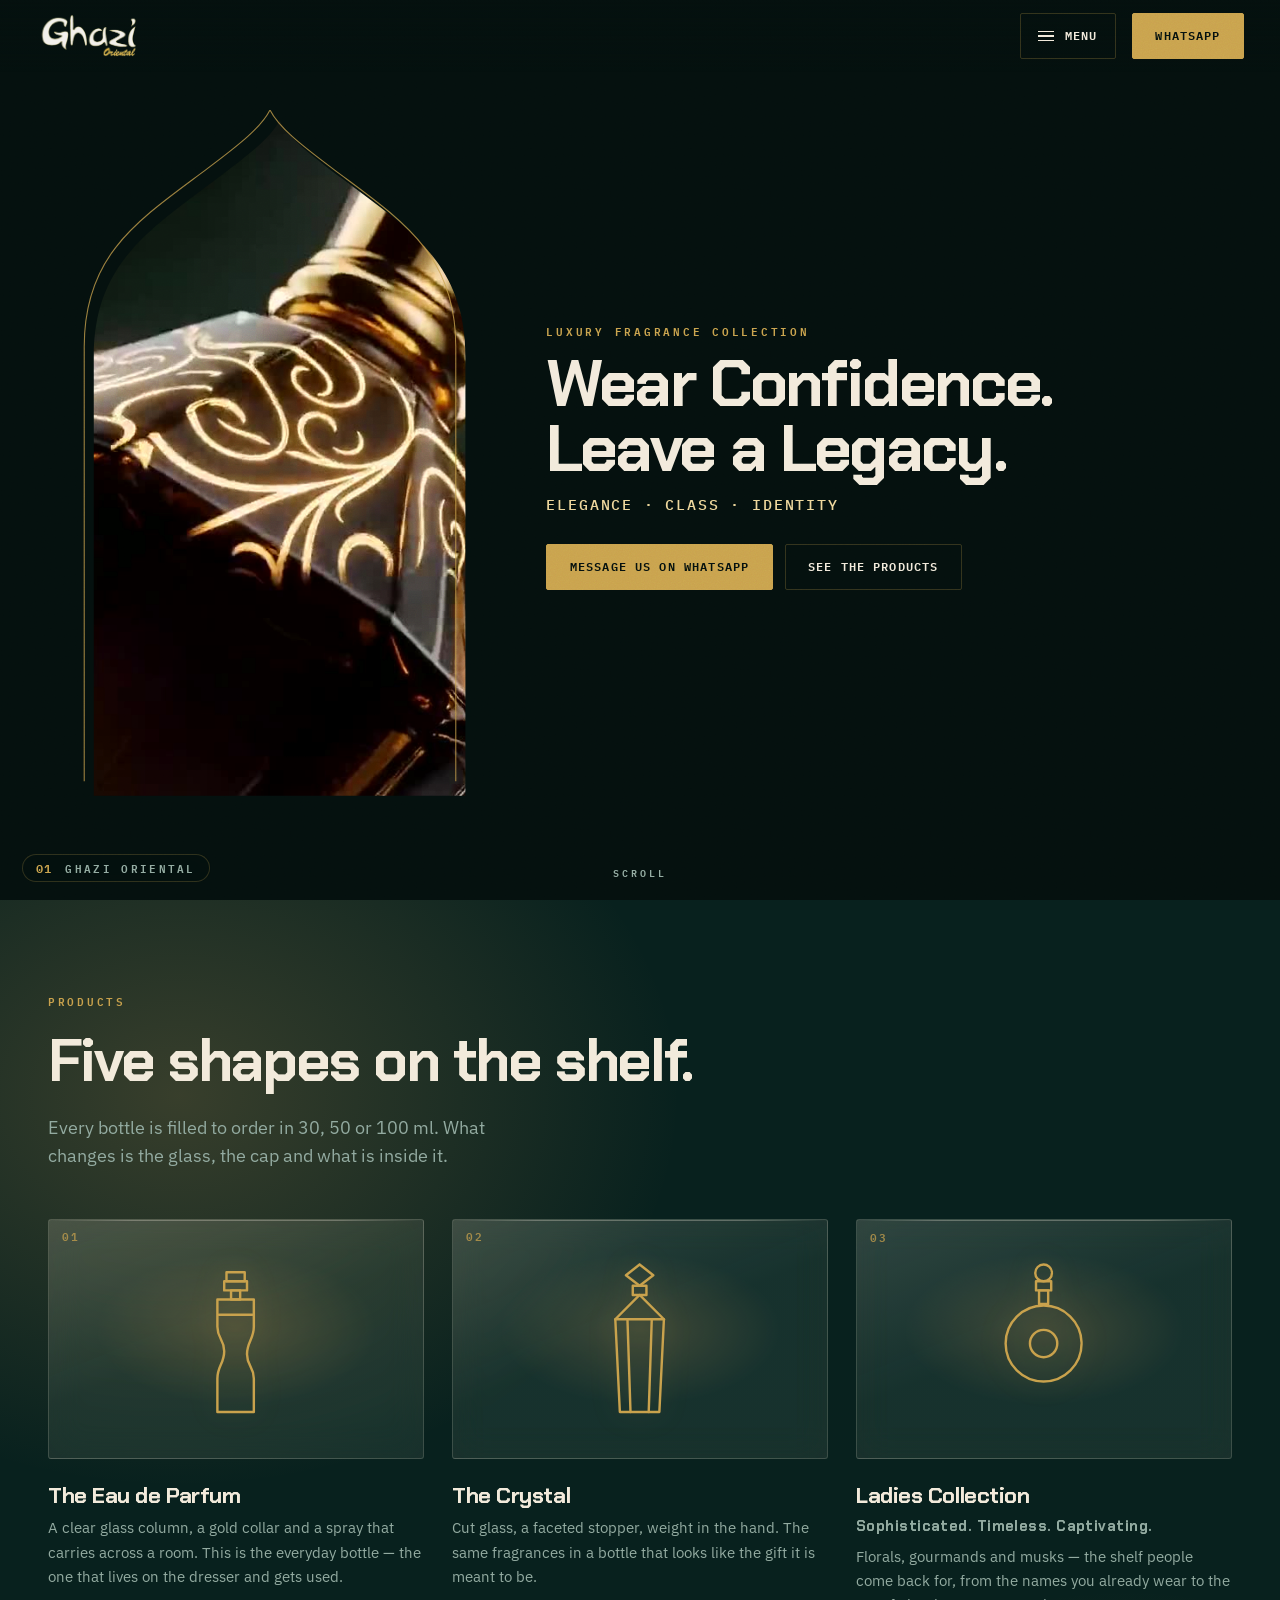
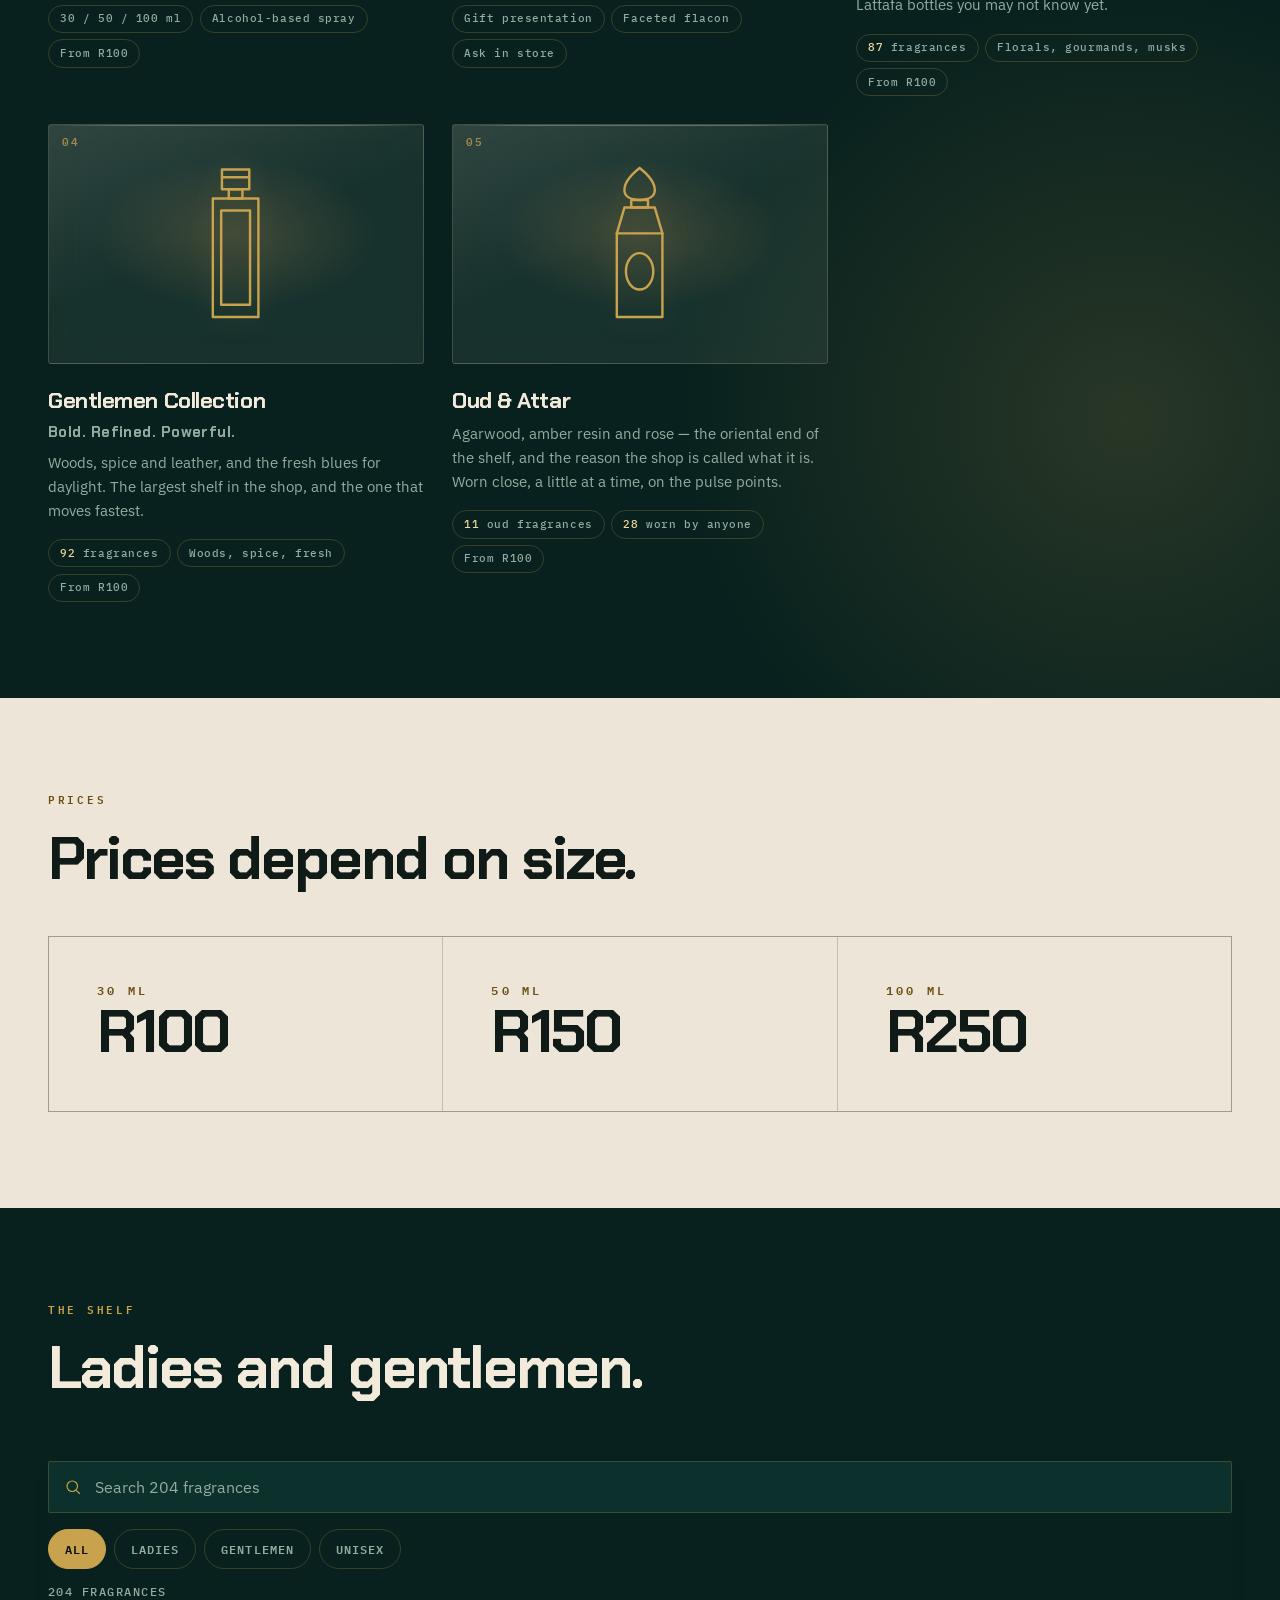
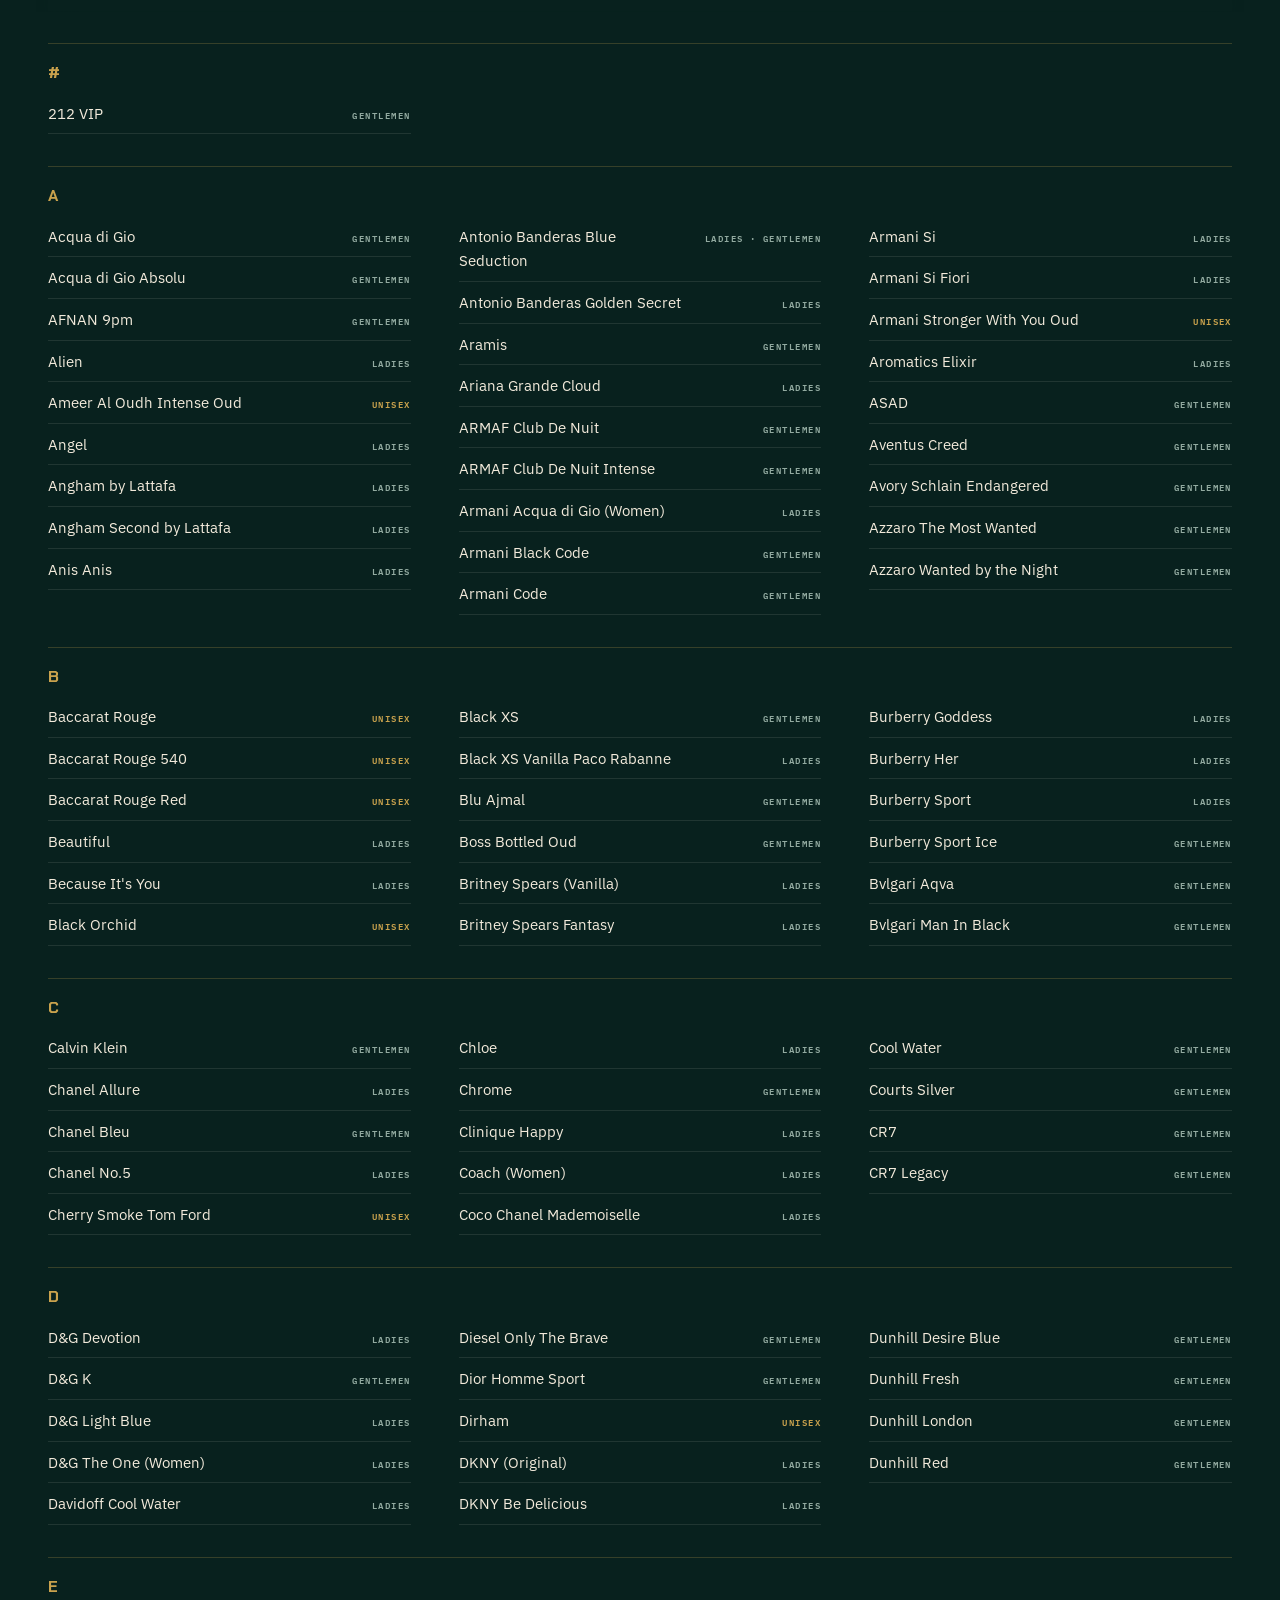
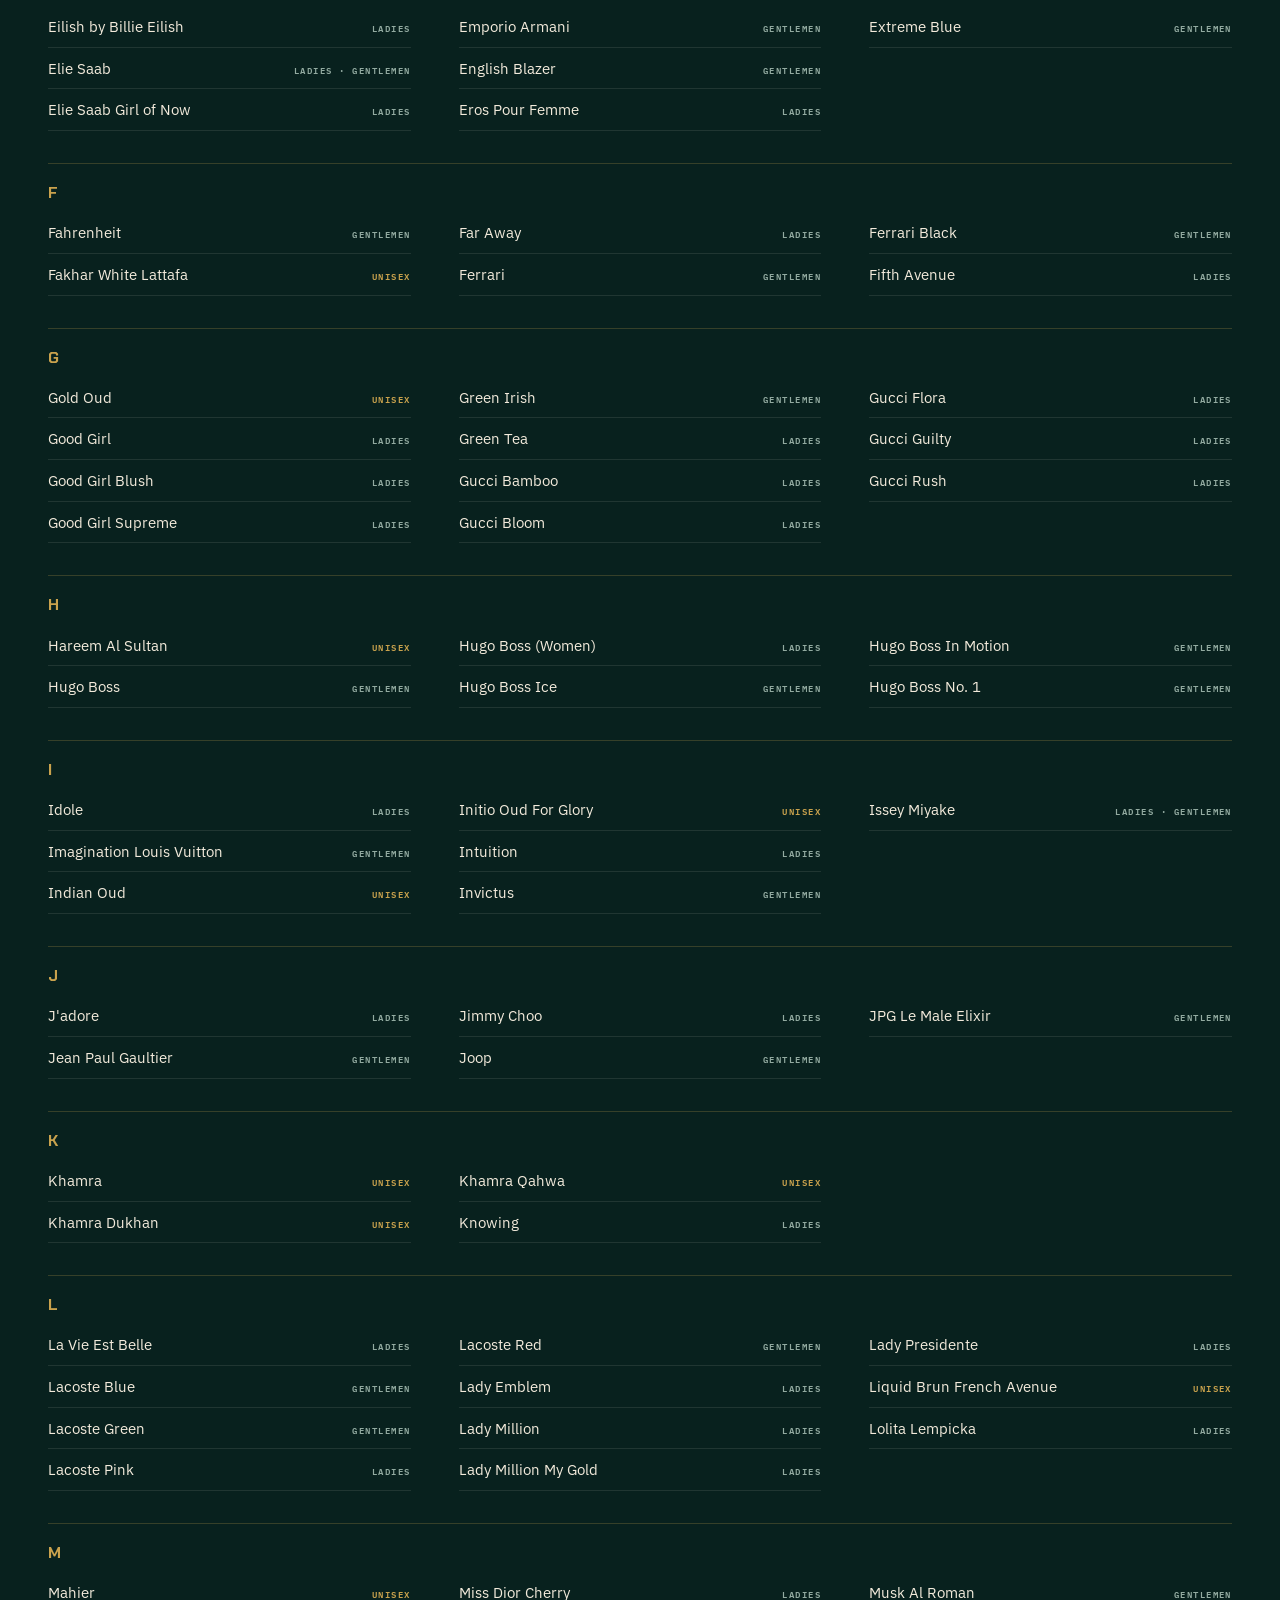
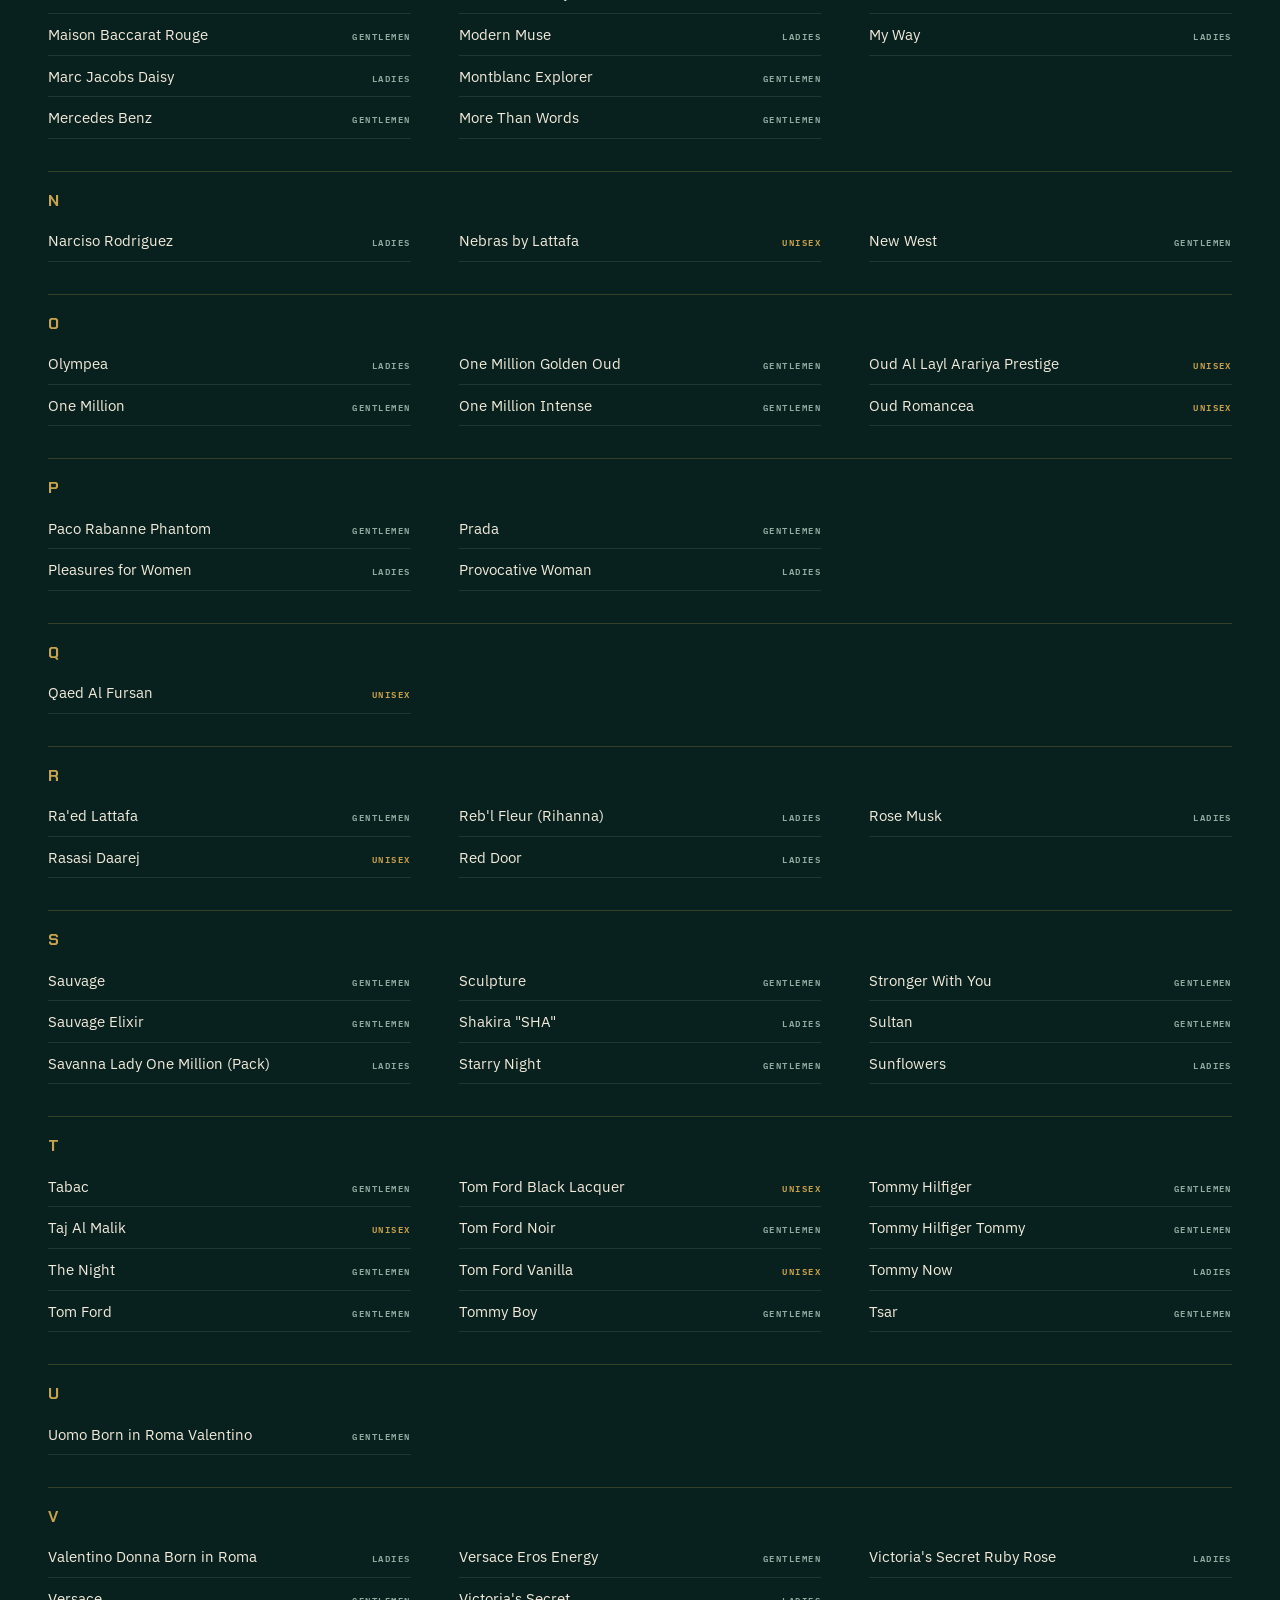
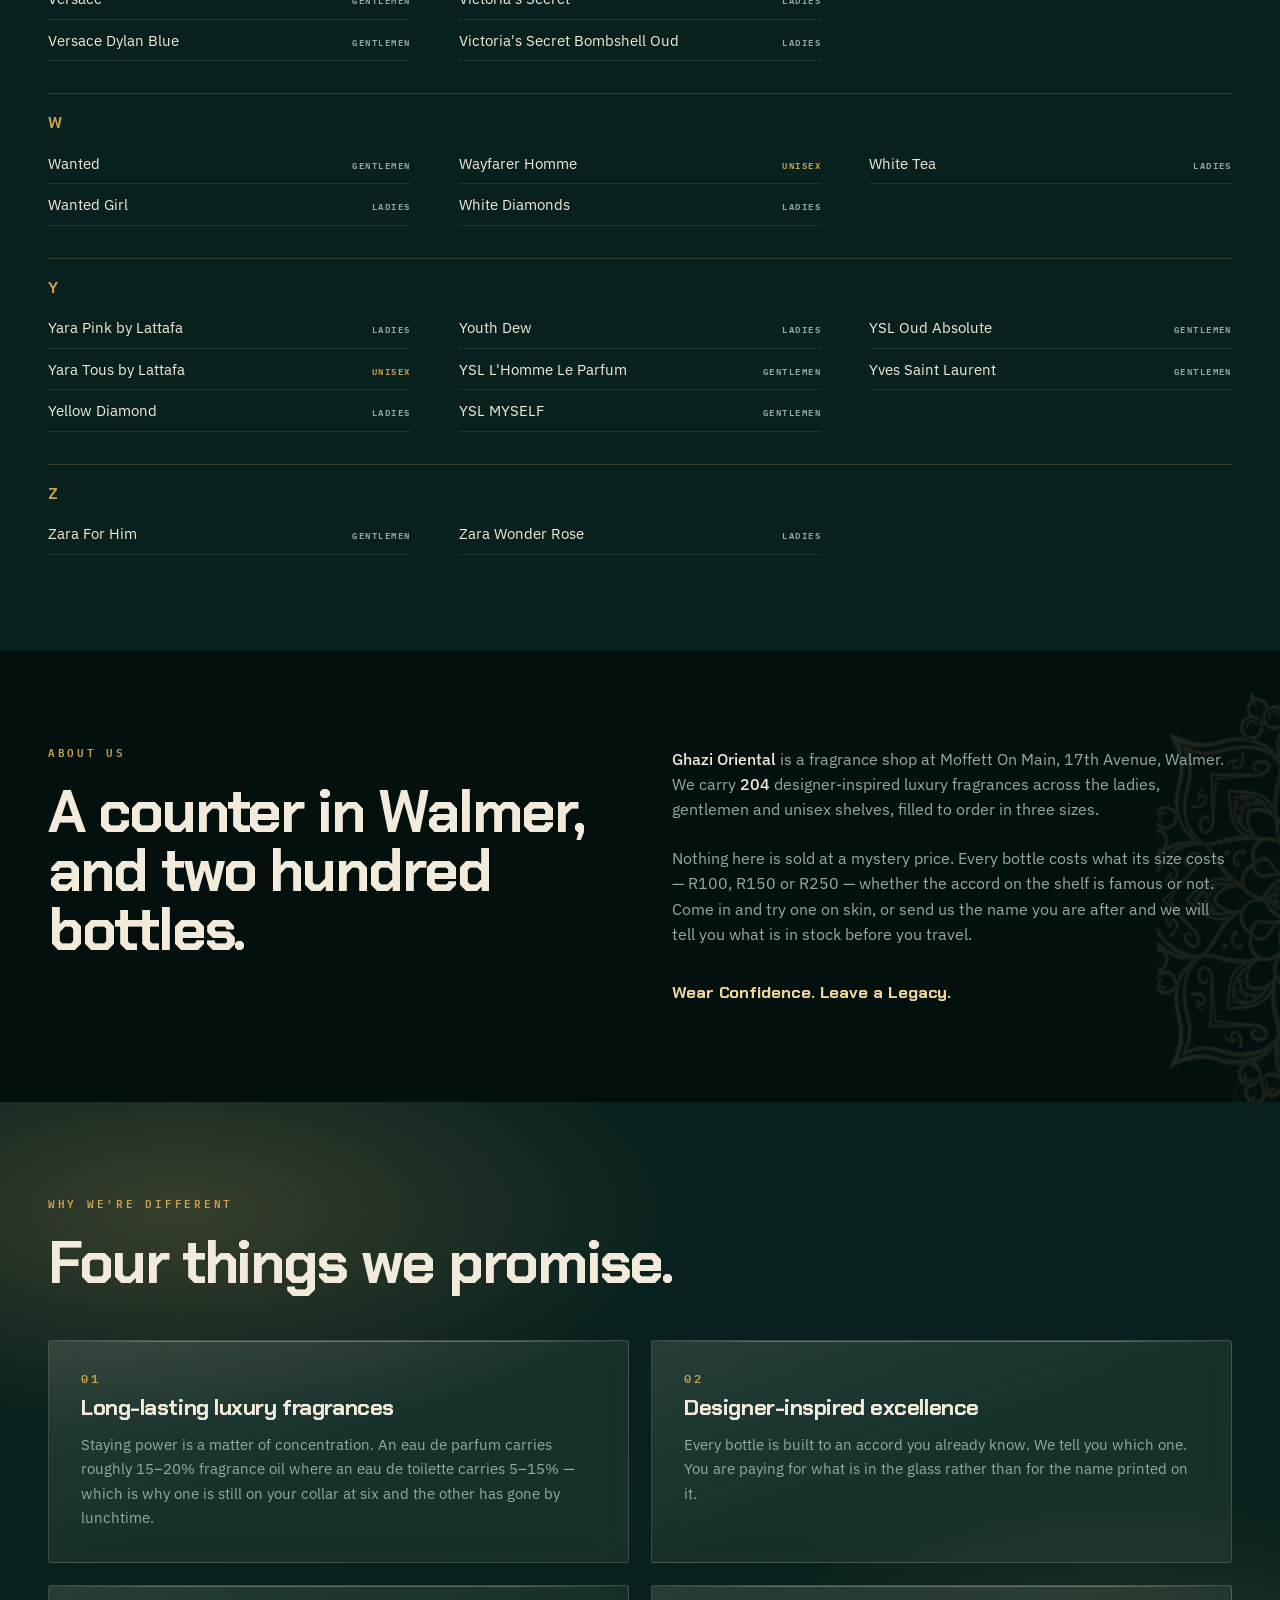
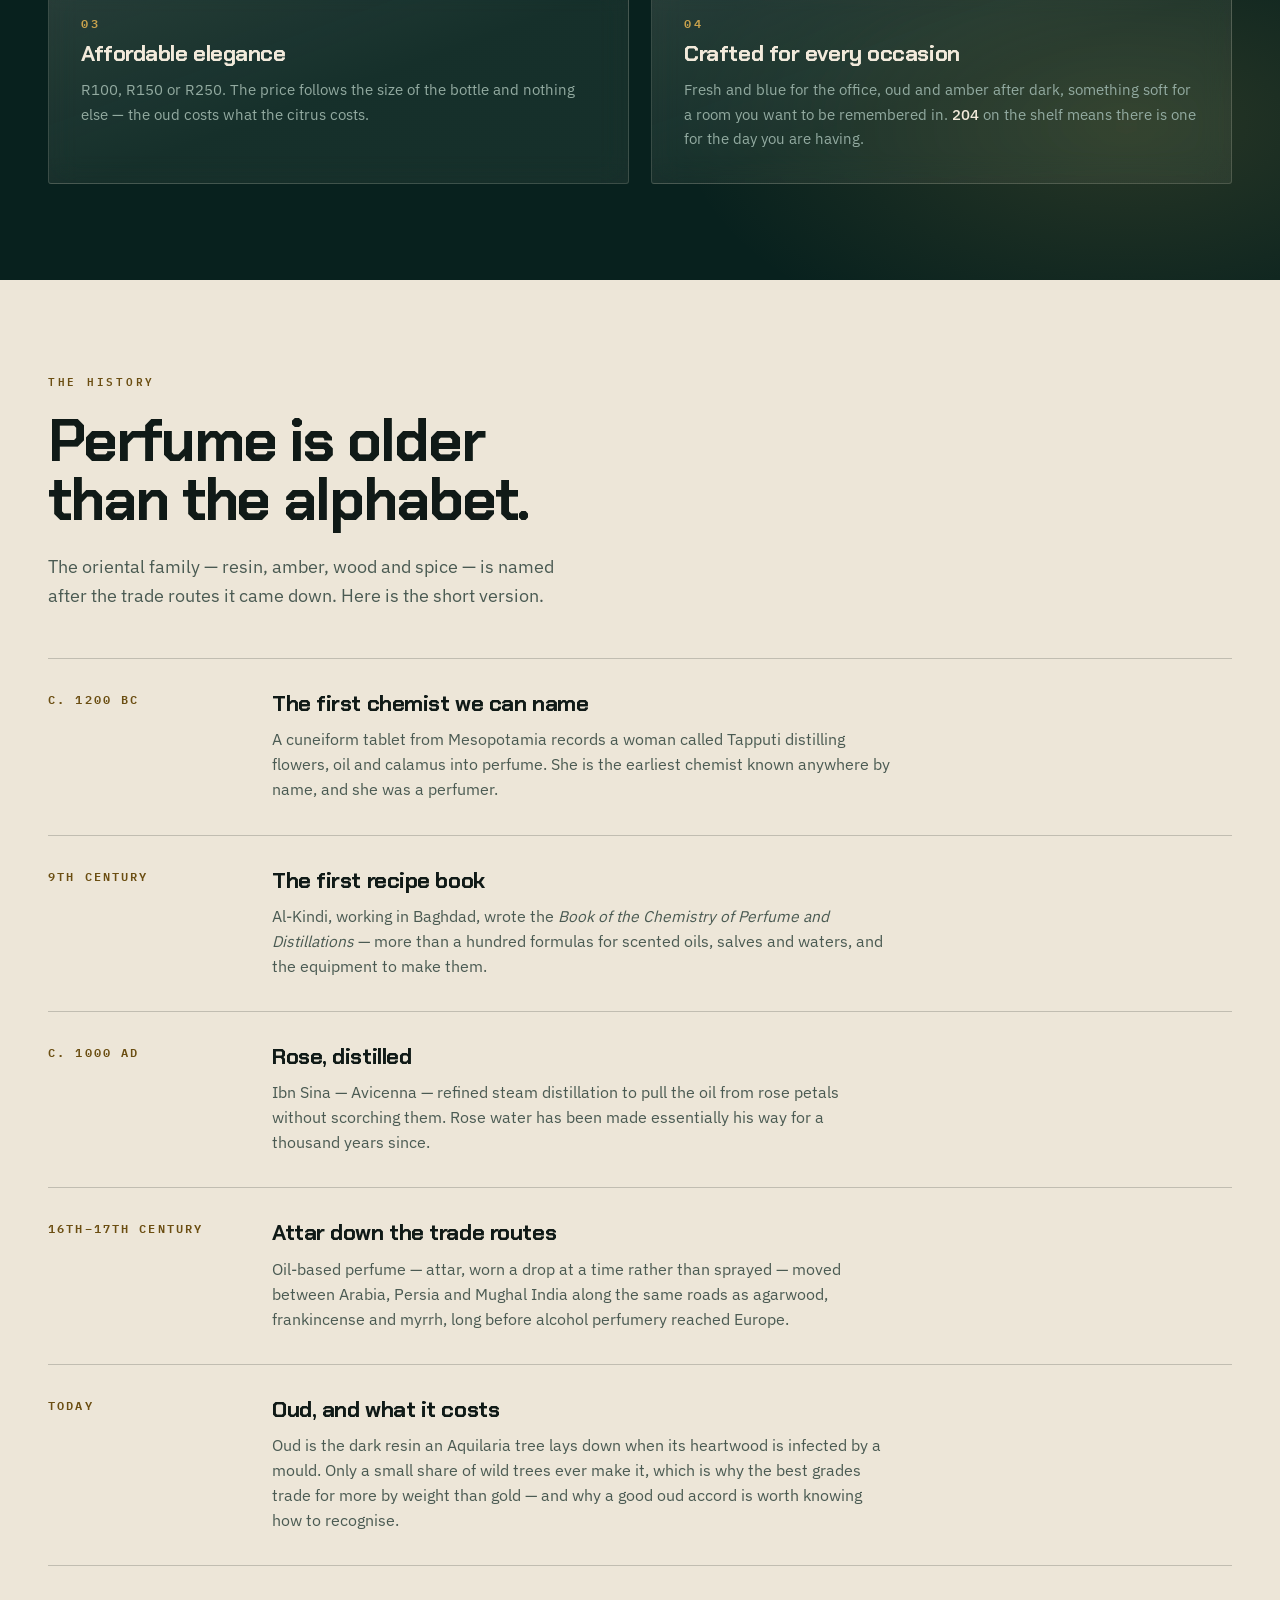
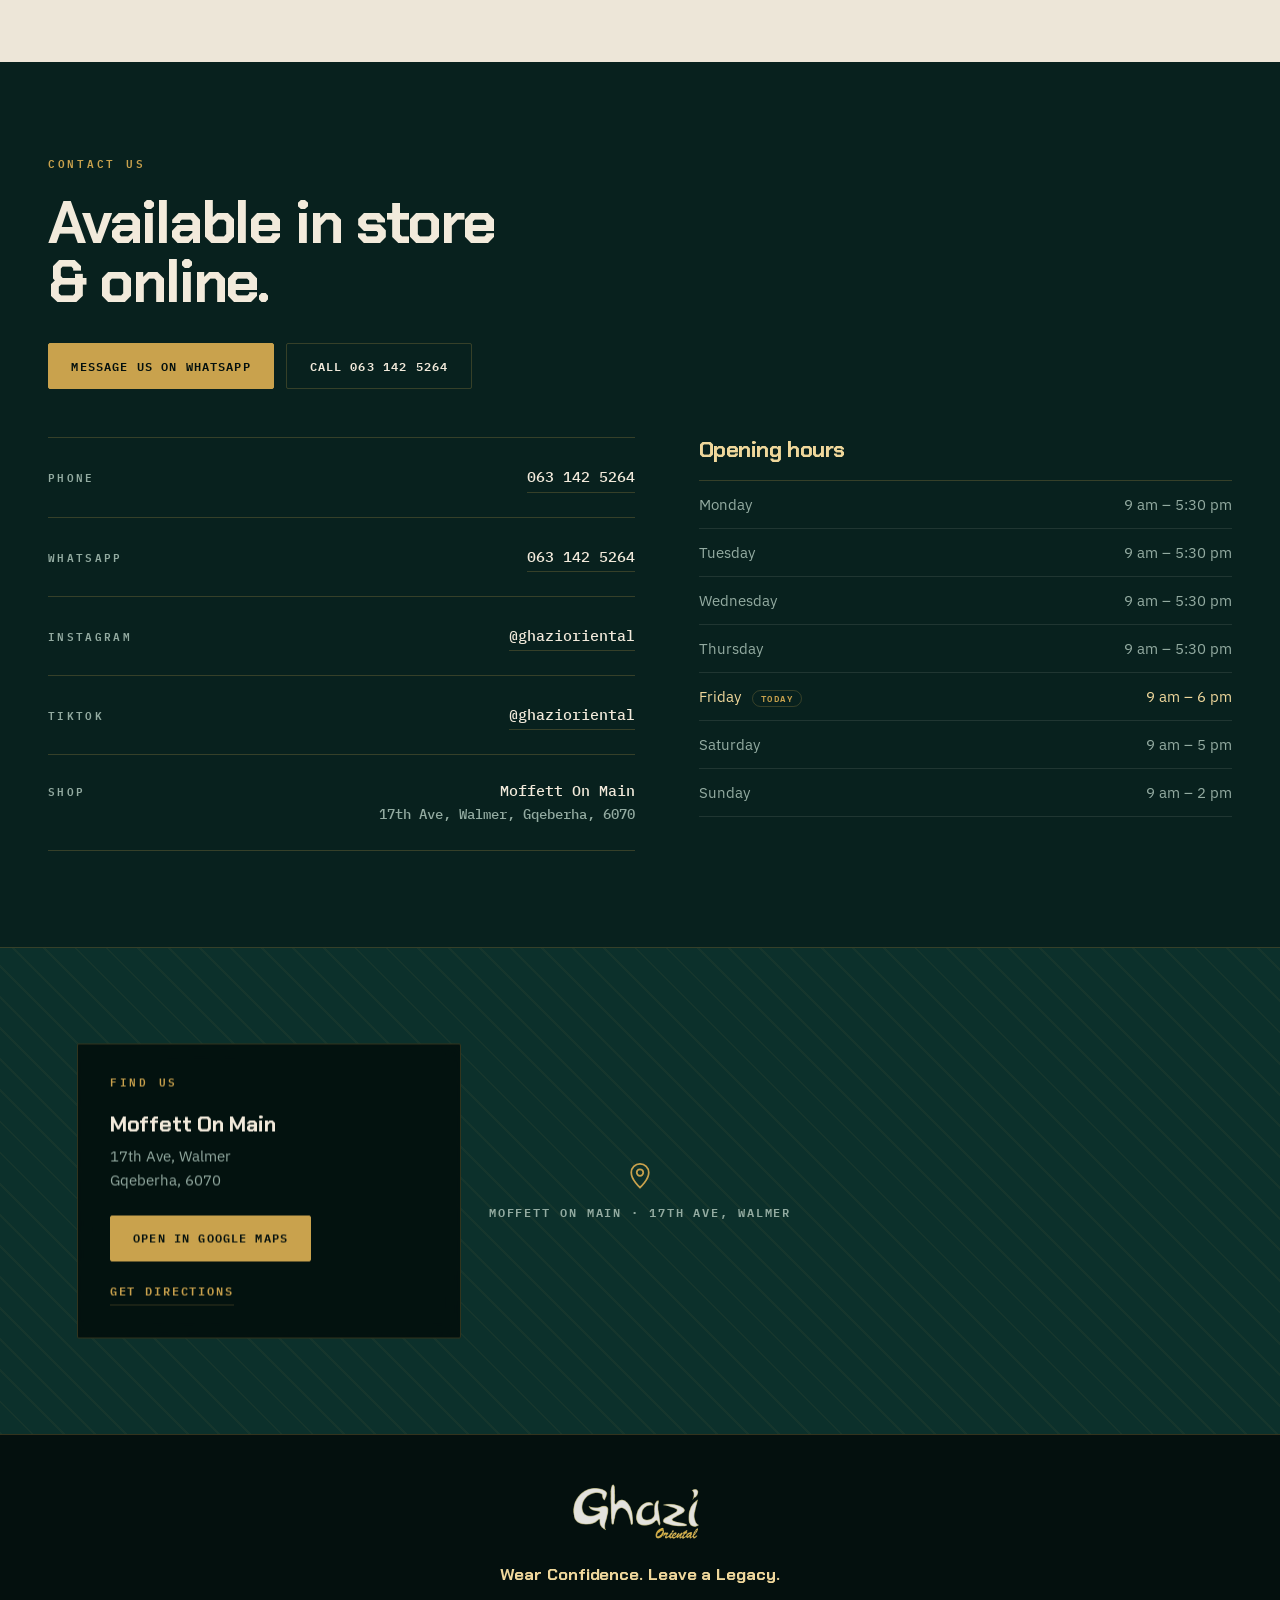
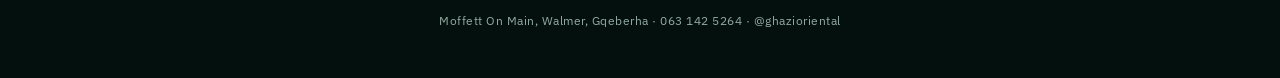
<file: ghazi-oriental/index.html>
<!doctype html>
<html lang="en-ZA">
<head>
<meta charset="utf-8">
<meta name="viewport" content="width=device-width, initial-scale=1">
<title>Ghazi Oriental — Luxury Fragrance Collection, Walmer, Gqeberha</title>
<meta name="description" content="Ghazi Oriental — luxury fragrance collection. Elegance, class, identity. 30 ml R100, 50 ml R150, 100 ml R250. Moffett On Main, 17th Ave, Walmer, Gqeberha.">
<meta name="theme-color" content="#04100E">

<meta property="og:type" content="website">
<meta property="og:title" content="Ghazi Oriental — Wear Confidence. Leave a Legacy.">
<meta property="og:description" content="Luxury fragrance collection. Elegance, class, identity. Available in store and online, Walmer, Gqeberha.">
<meta property="og:image" content="assets/img/film-poster.jpg">

<link rel="preload" href="assets/fonts/chakra-petch-700-latin.woff2" as="font" type="font/woff2" crossorigin>
<link rel="preload" href="assets/fonts/ibm-plex-sans-400-latin.woff2" as="font" type="font/woff2" crossorigin>
<link rel="stylesheet" href="assets/css/fonts.css">
<link rel="stylesheet" href="assets/css/site.css">
<link rel="icon" href="assets/img/icon.png" type="image/png">

<script type="application/ld+json">
{
  "@context": "https://schema.org",
  "@type": "Store",
  "name": "Ghazi Oriental",
  "description": "Luxury fragrance collection. Elegance, class, identity.",
  "slogan": "Wear Confidence. Leave a Legacy.",
  "telephone": "+27631425264",
  "priceRange": "R100-R250",
  "currenciesAccepted": "ZAR",
  "address": {
    "@type": "PostalAddress",
    "streetAddress": "Moffett On Main, 17th Ave, Walmer",
    "addressLocality": "Gqeberha",
    "postalCode": "6070",
    "addressRegion": "Eastern Cape",
    "addressCountry": "ZA"
  },
  "openingHoursSpecification": [
    { "@type": "OpeningHoursSpecification", "dayOfWeek": ["Monday","Tuesday","Wednesday","Thursday"], "opens": "09:00", "closes": "17:30" },
    { "@type": "OpeningHoursSpecification", "dayOfWeek": "Friday",   "opens": "09:00", "closes": "18:00" },
    { "@type": "OpeningHoursSpecification", "dayOfWeek": "Saturday", "opens": "09:00", "closes": "17:00" },
    { "@type": "OpeningHoursSpecification", "dayOfWeek": "Sunday",   "opens": "09:00", "closes": "14:00" }
  ],
  "sameAs": [
    "https://www.instagram.com/ghazioriental",
    "https://www.tiktok.com/@ghazioriental"
  ]
}
</script>
</head>
<body>

<a class="skip" href="#main">Skip to content</a>

<!-- the arch, once: the gold line draws it and the film is cut to it -->
<svg width="0" height="0" aria-hidden="true" focusable="false" style="position:absolute">
  <defs>
    <clipPath id="archClip" clipPathUnits="objectBoundingBox">
      <path d="M0.011,1 V0.35 C0.011,0.2125 0.156,0.1625 0.333,0.0875
               C0.422,0.05 0.478,0.025 0.5,0 C0.522,0.025 0.578,0.05 0.667,0.0875
               C0.844,0.1625 0.989,0.2125 0.989,0.35 V1 Z"/>
    </clipPath>
  </defs>
</svg>

<!-- preloader -->
<div class="load" id="load" role="status" aria-label="Loading">
  <div class="load__inner">
    <svg class="load__ring" viewBox="0 0 100 100" aria-hidden="true">
      <circle id="loadRing" cx="50" cy="50" r="48"></circle>
    </svg>
    <p class="load__count" id="loadCount">00</p>
  </div>
</div>

<div class="grain" aria-hidden="true"></div>

<!-- ── fixed bar with the dropdown menu ──────────────────────────────────── -->
<header class="bar" id="bar">
  <a class="bar__brand" href="#top">
    <img class="bar__logo" src="assets/img/ghazi-wordmark.png" alt="Ghazi Oriental"
         width="476" height="182">
  </a>

  <div class="menu" id="menu">
    <button class="menu__btn" id="menuBtn" type="button"
            aria-expanded="false" aria-controls="menuPanel" aria-haspopup="true">
      <span class="menu__bars" aria-hidden="true"><span></span><span></span><span></span></span>
      <span class="menu__label">Menu</span>
    </button>

    <div class="menu__panel" id="menuPanel" hidden>
      <ul class="menu__list">
        <li><a href="#bottles"><span class="menu__item">Products</span><span class="menu__hint">The bottles and the shelf</span></a></li>
        <li><a href="#about"><span class="menu__item">About us</span><span class="menu__hint">Who we are</span></a></li>
        <li><a href="#different"><span class="menu__item">Why we're different</span><span class="menu__hint">What you are actually buying</span></a></li>
        <li><a href="#history"><span class="menu__item">The history</span><span class="menu__hint">Three thousand years of it</span></a></li>
        <li><a href="#contact"><span class="menu__item">Contact us</span><span class="menu__hint">Call, message or come in</span></a></li>
      </ul>
    </div>
  </div>

  <a class="btn btn--gold bar__cta" href="https://wa.me/27631425264">WhatsApp</a>
</header>

<p class="chapter" id="chapter" aria-hidden="true">
  <span class="chapter__num" id="chapterNum">01</span>
  <span class="chapter__name" id="chapterName">Ghazi Oriental</span>
</p>

<main id="main">

<!-- ══ THE FILM ═══════════════════════════════════════════════════════════ -->
<section class="film" id="top" aria-labelledby="heroTitle">
  <div class="film__stage">

    <div class="vitrine">
      <div class="vitrine__media">
        <video id="film" muted loop autoplay playsinline preload="auto"
               poster="assets/img/film-poster.jpg"
               aria-label="The Ghazi Oriental bottle turning in a beam of light, a gold arabesque opening behind it">
          <source src="assets/video/film.mp4" type="video/mp4">
          <img src="assets/img/film-poster.jpg" alt="The Ghazi Oriental bottle in a beam of light.">
        </video>
      </div>
      <svg class="vitrine__frame" viewBox="0 0 90 160" preserveAspectRatio="none" aria-hidden="true">
        <path d="M1,159 V56 C1,34 14,26 30,14 C38,8 43,4 45,0 C47,4 52,8 60,14 C76,26 89,34 89,56 V159" />
      </svg>
    </div>

    <div class="film__scrim" aria-hidden="true"></div>

    <div class="hero">
      <p class="hero__eyebrow">Luxury Fragrance Collection</p>
      <h1 class="hero__title" id="heroTitle">Wear Confidence.<br>Leave a Legacy.</h1>
      <p class="hero__creed">Elegance &middot; Class &middot; Identity</p>
      <div class="hero__actions">
        <a class="btn btn--gold" href="https://wa.me/27631425264">Message us on WhatsApp</a>
        <a class="btn btn--ghost" href="#bottles">See the products</a>
      </div>
    </div>

    <p class="film__hint" aria-hidden="true">Scroll</p>
  </div>
</section>

<!-- ══ PRODUCTS — THE VESSELS ═════════════════════════════════════════════ -->
<section class="section section--band bloom" id="bottles" aria-labelledby="bottlesTitle">
  <div class="wrap">
    <div class="section__head" data-reveal>
      <p class="eyebrow">Products</p>
      <h2 class="h2" id="bottlesTitle">Five shapes on the shelf.</h2>
      <p class="lede">
        Every bottle is filled to order in 30, 50 or 100 ml. What changes is the
        glass, the cap and what is inside it.
      </p>
    </div>

    <ul class="vessels">
      <li class="vessel" data-reveal>
        <div class="vessel__glass">
          <span class="vessel__num" aria-hidden="true">01</span>
          <svg class="vessel__art" viewBox="0 0 64 104" aria-hidden="true"
               fill="none" stroke="currentColor" stroke-width="1.6"
               stroke-linejoin="round" stroke-linecap="round">
            <path d="M26 8h12v6H26z" pathLength="1"/><path d="M24.5 14h15v6h-15z" pathLength="1"/><path d="M29 20h6v6h-6z" pathLength="1"/><path d="M20 26h24v18c0 8-4.5 10-4.5 18S44 70 44 78v22H20V78c0-8 4.5-10 4.5-18S20 52 20 44z" pathLength="1"/><path d="M21 36h22" pathLength="1"/>
          </svg>
        </div>
        <div class="vessel__body">
          <h3 class="h3">The Eau de Parfum</h3>
          <p>A clear glass column, a gold collar and a spray that carries across a room. This is the everyday bottle — the one that lives on the dresser and gets used.</p>
          <ul class="facts">
            <li>30 / 50 / 100 ml</li>
            <li>Alcohol-based spray</li>
            <li>From R100</li>
          </ul>
        </div>
      </li>

      <li class="vessel" data-reveal>
        <div class="vessel__glass">
          <span class="vessel__num" aria-hidden="true">02</span>
          <svg class="vessel__art" viewBox="0 0 64 104" aria-hidden="true"
               fill="none" stroke="currentColor" stroke-width="1.6"
               stroke-linejoin="round" stroke-linecap="round">
            <path d="m32 3 9 7-9 7-9-7z" pathLength="1"/><path d="M27.5 17h9v6h-9z" pathLength="1"/><path d="m32 23 16 16-3 61H19l-3-61z" pathLength="1"/><path d="M16 39h32" pathLength="1"/><path d="m24 39 2 61M40 39l-2 61" pathLength="1"/>
          </svg>
        </div>
        <div class="vessel__body">
          <h3 class="h3">The Crystal</h3>
          <p>Cut glass, a faceted stopper, weight in the hand. The same fragrances in a bottle that looks like the gift it is meant to be.</p>
          <ul class="facts">
            <li>Gift presentation</li>
            <li>Faceted flacon</li>
            <li>Ask in store</li>
          </ul>
        </div>
      </li>

      <li class="vessel" data-reveal>
        <div class="vessel__glass">
          <span class="vessel__num" aria-hidden="true">03</span>
          <svg class="vessel__art" viewBox="0 0 64 104" aria-hidden="true"
               fill="none" stroke="currentColor" stroke-width="1.6"
               stroke-linejoin="round" stroke-linecap="round">
            <circle cx="32" cy="8.5" r="5.5" pathLength="1"/><path d="M27 14h10v6H27z" pathLength="1"/><path d="M29 20h6v9h-6z" pathLength="1"/><circle cx="32" cy="55" r="25" pathLength="1"/><circle cx="32" cy="55" r="9" pathLength="1"/>
          </svg>
        </div>
        <div class="vessel__body">
          <h3 class="h3">Ladies Collection</h3>
          <p class="vessel__creed">Sophisticated. Timeless. Captivating.</p>
          <p>Florals, gourmands and musks — the shelf people come back for, from the names you already wear to the Lattafa bottles you may not know yet.</p>
          <ul class="facts">
            <li><b data-count="her">—</b> fragrances</li>
            <li>Florals, gourmands, musks</li>
            <li>From R100</li>
          </ul>
        </div>
      </li>

      <li class="vessel" data-reveal>
        <div class="vessel__glass">
          <span class="vessel__num" aria-hidden="true">04</span>
          <svg class="vessel__art" viewBox="0 0 64 104" aria-hidden="true"
               fill="none" stroke="currentColor" stroke-width="1.6"
               stroke-linejoin="round" stroke-linecap="round">
            <path d="M23 3h18v13H23z" pathLength="1"/><path d="M27.5 16h9v6h-9z" pathLength="1"/><path d="M17 22h30v78H17z" pathLength="1"/><path d="M22.5 30h19v62h-19z" pathLength="1"/><path d="M23.5 8h17" pathLength="1"/>
          </svg>
        </div>
        <div class="vessel__body">
          <h3 class="h3">Gentlemen Collection</h3>
          <p class="vessel__creed">Bold. Refined. Powerful.</p>
          <p>Woods, spice and leather, and the fresh blues for daylight. The largest shelf in the shop, and the one that moves fastest.</p>
          <ul class="facts">
            <li><b data-count="him">—</b> fragrances</li>
            <li>Woods, spice, fresh</li>
            <li>From R100</li>
          </ul>
        </div>
      </li>

      <li class="vessel" data-reveal>
        <div class="vessel__glass">
          <span class="vessel__num" aria-hidden="true">05</span>
          <svg class="vessel__art" viewBox="0 0 64 104" aria-hidden="true"
               fill="none" stroke="currentColor" stroke-width="1.6"
               stroke-linejoin="round" stroke-linecap="round">
            <path d="M32 2c7 5.5 10 10 10 14.5S37.5 23 32 23s-10-2-10-6.5S25 7.5 32 2z" pathLength="1"/><path d="M26.5 23h11v5h-11z" pathLength="1"/><path d="M22 28h20l5 17v55H17V45z" pathLength="1"/><path d="M17 45h30" pathLength="1"/><ellipse cx="32" cy="70" rx="9" ry="12" pathLength="1"/>
          </svg>
        </div>
        <div class="vessel__body">
          <h3 class="h3">Oud &amp; Attar</h3>
          <p>Agarwood, amber resin and rose — the oriental end of the shelf, and the reason the shop is called what it is. Worn close, a little at a time, on the pulse points.</p>
          <ul class="facts">
            <li><b data-count="oud">—</b> oud fragrances</li>
            <li><b data-count="unisex">—</b> worn by anyone</li>
            <li>From R100</li>
          </ul>
        </div>
      </li>
    </ul>
  </div>
</section>

<!-- ══ PRICES ═════════════════════════════════════════════════════════════ -->
<section class="section section--light" id="prices" aria-labelledby="pricesTitle">
  <div class="wrap">
    <div class="section__head" data-reveal>
      <p class="eyebrow">Prices</p>
      <h2 class="h2" id="pricesTitle">Prices depend on size.</h2>
    </div>

    <ul class="sizes" id="sizes" data-reveal></ul>
  </div>
</section>

<!-- ══ THE COLLECTION ═════════════════════════════════════════════════════ -->
<section class="section section--band" id="collection" aria-labelledby="collectionTitle">
  <div class="wrap">
    <div class="section__head" data-reveal>
      <p class="eyebrow">The shelf</p>
      <h2 class="h2" id="collectionTitle">Ladies and gentlemen.</h2>
    </div>

    <div class="index__controls">
      <label class="search">
        <span class="vh">Search fragrances</span>
        <svg class="search__icon" viewBox="0 0 24 24" aria-hidden="true">
          <circle cx="11" cy="11" r="7"/><path d="M16.5 16.5 21 21"/>
        </svg>
        <input class="search__field" id="search" type="search" autocomplete="off"
               placeholder="Search by name" aria-describedby="tally">
      </label>

      <div class="filters" id="filters" role="group" aria-label="Filter by collection">
        <button class="filter" type="button" data-filter="all"    aria-pressed="true">All</button>
        <button class="filter" type="button" data-filter="her"    aria-pressed="false">Ladies</button>
        <button class="filter" type="button" data-filter="him"    aria-pressed="false">Gentlemen</button>
        <button class="filter" type="button" data-filter="unisex" aria-pressed="false">Unisex</button>
      </div>

      <p class="creed" id="creed"></p>
      <p class="tally" id="tally" role="status"></p>
    </div>

    <div class="index__list" id="list"></div>

    <div class="empty" id="empty" hidden>
      <strong>No match.</strong>
      <p style="margin:0">Message us and we will tell you what is on the shelf.</p>
      <a class="btn btn--ghost" style="margin-top:1.25rem" href="https://wa.me/27631425264">Ask on WhatsApp</a>
    </div>
  </div>
</section>

<!-- ══ ABOUT US ═══════════════════════════════════════════════════════════ -->
<section class="section house" id="about" aria-labelledby="aboutTitle">
  <img class="house__mandala" id="mandala" src="assets/img/mandala.png" alt=""
       width="420" height="420" loading="lazy" aria-hidden="true">

  <div class="wrap house__grid">
    <div data-reveal>
      <p class="eyebrow">About us</p>
      <h2 class="h2" id="aboutTitle">A counter in Walmer,<br>and two hundred bottles.</h2>
    </div>

    <div class="prose" data-reveal style="--delay:120ms">
      <p><b>Ghazi Oriental</b> is a fragrance shop at Moffett On Main, 17th Avenue,
      Walmer. We carry <b data-count="all">—</b> designer-inspired luxury fragrances
      across the ladies, gentlemen and unisex shelves, filled to order in three
      sizes.</p>
      <p>Nothing here is sold at a mystery price. Every bottle costs what its size
      costs — R100, R150 or R250 — whether the accord on the shelf is famous or
      not. Come in and try one on skin, or send us the name you are after and we
      will tell you what is in stock before you travel.</p>
      <p class="signoff">Wear Confidence. Leave a Legacy.</p>
    </div>
  </div>
</section>

<!-- ══ WHY WE ARE DIFFERENT ═══════════════════════════════════════════════ -->
<section class="section section--band bloom" id="different" aria-labelledby="differentTitle">
  <div class="wrap">
    <div class="section__head" data-reveal>
      <p class="eyebrow">Why we're different</p>
      <h2 class="h2" id="differentTitle">Four things we promise.</h2>
    </div>

    <ol class="reasons">
      <li class="reason" data-reveal>
        <span class="reason__num" aria-hidden="true">01</span>
        <h3 class="h3">Long-lasting luxury fragrances</h3>
        <p>Staying power is a matter of concentration. An eau de parfum carries
        roughly 15–20% fragrance oil where an eau de toilette carries 5–15% — which
        is why one is still on your collar at six and the other has gone by
        lunchtime.</p>
      </li>

      <li class="reason" data-reveal style="--delay:90ms">
        <span class="reason__num" aria-hidden="true">02</span>
        <h3 class="h3">Designer-inspired excellence</h3>
        <p>Every bottle is built to an accord you already know. We tell you which
        one. You are paying for what is in the glass rather than for the name
        printed on it.</p>
      </li>

      <li class="reason" data-reveal style="--delay:180ms">
        <span class="reason__num" aria-hidden="true">03</span>
        <h3 class="h3">Affordable elegance</h3>
        <p>R100, R150 or R250. The price follows the size of the bottle and
        nothing else — the oud costs what the citrus costs.</p>
      </li>

      <li class="reason" data-reveal style="--delay:270ms">
        <span class="reason__num" aria-hidden="true">04</span>
        <h3 class="h3">Crafted for every occasion</h3>
        <p>Fresh and blue for the office, oud and amber after dark, something
        soft for a room you want to be remembered in. <b data-count="all">—</b> on the
        shelf means there is one for the day you are having.</p>
      </li>
    </ol>
  </div>
</section>

<!-- ══ THE HISTORY ════════════════════════════════════════════════════════ -->
<section class="section section--light" id="history" aria-labelledby="historyTitle">
  <div class="wrap">
    <div class="section__head" data-reveal>
      <p class="eyebrow">The history</p>
      <h2 class="h2" id="historyTitle">Perfume is older<br>than the alphabet.</h2>
      <p class="lede">
        The oriental family — resin, amber, wood and spice — is named after the
        trade routes it came down. Here is the short version.
      </p>
    </div>

    <ol class="era">
      <li class="era__item" data-reveal>
        <span class="era__when">c. 1200 BC</span>
        <div class="era__body">
          <h3 class="h3">The first chemist we can name</h3>
          <p>A cuneiform tablet from Mesopotamia records a woman called Tapputi
          distilling flowers, oil and calamus into perfume. She is the earliest
          chemist known anywhere by name, and she was a perfumer.</p>
        </div>
      </li>

      <li class="era__item" data-reveal>
        <span class="era__when">9th century</span>
        <div class="era__body">
          <h3 class="h3">The first recipe book</h3>
          <p>Al-Kindi, working in Baghdad, wrote the <i>Book of the Chemistry of
          Perfume and Distillations</i> — more than a hundred formulas for scented
          oils, salves and waters, and the equipment to make them.</p>
        </div>
      </li>

      <li class="era__item" data-reveal>
        <span class="era__when">c. 1000 AD</span>
        <div class="era__body">
          <h3 class="h3">Rose, distilled</h3>
          <p>Ibn Sina — Avicenna — refined steam distillation to pull the oil from
          rose petals without scorching them. Rose water has been made essentially
          his way for a thousand years since.</p>
        </div>
      </li>

      <li class="era__item" data-reveal>
        <span class="era__when">16th–17th century</span>
        <div class="era__body">
          <h3 class="h3">Attar down the trade routes</h3>
          <p>Oil-based perfume — attar, worn a drop at a time rather than sprayed —
          moved between Arabia, Persia and Mughal India along the same roads as
          agarwood, frankincense and myrrh, long before alcohol perfumery reached
          Europe.</p>
        </div>
      </li>

      <li class="era__item" data-reveal>
        <span class="era__when">Today</span>
        <div class="era__body">
          <h3 class="h3">Oud, and what it costs</h3>
          <p>Oud is the dark resin an Aquilaria tree lays down when its heartwood
          is infected by a mould. Only a small share of wild trees ever make it,
          which is why the best grades trade for more by weight than gold — and why
          a good oud accord is worth knowing how to recognise.</p>
        </div>
      </li>
    </ol>
  </div>
</section>

<!-- ══ CONTACT US ═════════════════════════════════════════════════════════ -->
<section class="section section--band" id="contact" aria-labelledby="contactTitle">
  <div class="wrap">
    <div class="section__head" data-reveal>
      <p class="eyebrow">Contact us</p>
      <h2 class="h2" id="contactTitle">Available in store<br>&amp; online.</h2>
      <div class="actions">
        <a class="btn btn--gold" href="https://wa.me/27631425264">Message us on WhatsApp</a>
        <a class="btn btn--ghost" href="tel:+27631425264">Call 063 142 5264</a>
      </div>
    </div>

    <div class="contact__grid">
      <ul class="lines" data-reveal>
        <li class="line">
          <span class="line__key">Phone</span>
          <span class="line__val"><a href="tel:+27631425264">063 142 5264</a></span>
        </li>
        <li class="line">
          <span class="line__key">WhatsApp</span>
          <span class="line__val"><a href="https://wa.me/27631425264">063 142 5264</a></span>
        </li>
        <li class="line">
          <span class="line__key">Instagram</span>
          <span class="line__val"><a href="https://www.instagram.com/ghazioriental">@ghazioriental</a></span>
        </li>
        <li class="line">
          <span class="line__key">TikTok</span>
          <span class="line__val"><a href="https://www.tiktok.com/@ghazioriental">@ghazioriental</a></span>
        </li>
        <li class="line">
          <span class="line__key">Shop</span>
          <span class="line__val">
            Moffett On Main<span>17th Ave, Walmer, Gqeberha, 6070</span>
          </span>
        </li>
      </ul>

      <div data-reveal style="--delay:120ms">
        <h3 class="h3 hours__title">Opening hours</h3>
        <ul class="hours" id="hours">
          <li class="hour" data-day="1"><span>Monday</span><span>9 am – 5:30 pm</span></li>
          <li class="hour" data-day="2"><span>Tuesday</span><span>9 am – 5:30 pm</span></li>
          <li class="hour" data-day="3"><span>Wednesday</span><span>9 am – 5:30 pm</span></li>
          <li class="hour" data-day="4"><span>Thursday</span><span>9 am – 5:30 pm</span></li>
          <li class="hour" data-day="5"><span>Friday</span><span>9 am – 6 pm</span></li>
          <li class="hour" data-day="6"><span>Saturday</span><span>9 am – 5 pm</span></li>
          <li class="hour" data-day="0"><span>Sunday</span><span>9 am – 2 pm</span></li>
        </ul>
      </div>
    </div>
  </div>
</section>

<!-- ══ THE MAP ════════════════════════════════════════════════════════════ -->
<section class="map" id="map" aria-labelledby="mapTitle">
  <h2 class="vh" id="mapTitle">Where to find us</h2>

  <div class="map__panel">
    <p class="eyebrow">Find us</p>
    <p class="map__address">
      Moffett On Main<span>17th Ave, Walmer<br>Gqeberha, 6070</span>
    </p>
    <a class="btn btn--gold"
       href="https://www.google.com/maps/search/?api=1&amp;query=Ghazi%20Oriental%2C%20Moffett%20On%20Main%2C%2017th%20Ave%2C%20Walmer%2C%20Gqeberha"
       target="_blank" rel="noopener">
      Open in Google Maps
    </a>
    <a class="map__dir"
       href="https://www.google.com/maps/dir/?api=1&amp;destination=Moffett%20On%20Main%2C%2017th%20Ave%2C%20Walmer%2C%20Gqeberha%2C%206070"
       target="_blank" rel="noopener">Get directions</a>
  </div>

  <div class="map__stage" id="mapStage">
    <div class="map__ground" aria-hidden="true">
      <svg class="map__pin" viewBox="0 0 24 24" aria-hidden="true">
        <path d="M12 22s7-6.1 7-12a7 7 0 1 0-14 0c0 5.9 7 12 7 12Z"/>
        <circle cx="12" cy="10" r="2.6"/>
      </svg>
      <p>Moffett On Main &middot; 17th Ave, Walmer</p>
    </div>
    <iframe class="map__frame" id="mapFrame"
            title="Map showing Moffett On Main, 17th Ave, Walmer, Gqeberha"
            src="https://www.google.com/maps?q=Moffett+On+Main,+17th+Ave,+Walmer,+Gqeberha,+6070&amp;z=16&amp;output=embed"
            loading="lazy" referrerpolicy="no-referrer-when-downgrade"
            allowfullscreen></iframe>
  </div>
</section>

</main>

<footer class="foot">
  <div class="wrap">
    <img class="foot__mark" src="assets/img/ghazi-wordmark.png" alt="Ghazi Oriental"
         width="476" height="182" loading="lazy">
    <p class="foot__tag">Wear Confidence. Leave a Legacy.</p>
    <p class="foot__meta">Moffett On Main, Walmer, Gqeberha &middot; 063 142 5264 &middot; @ghazioriental</p>
  </div>
</footer>

<script src="assets/js/catalogue.js"></script>
<script src="assets/js/site.js"></script>
</body>
</html>
</file>
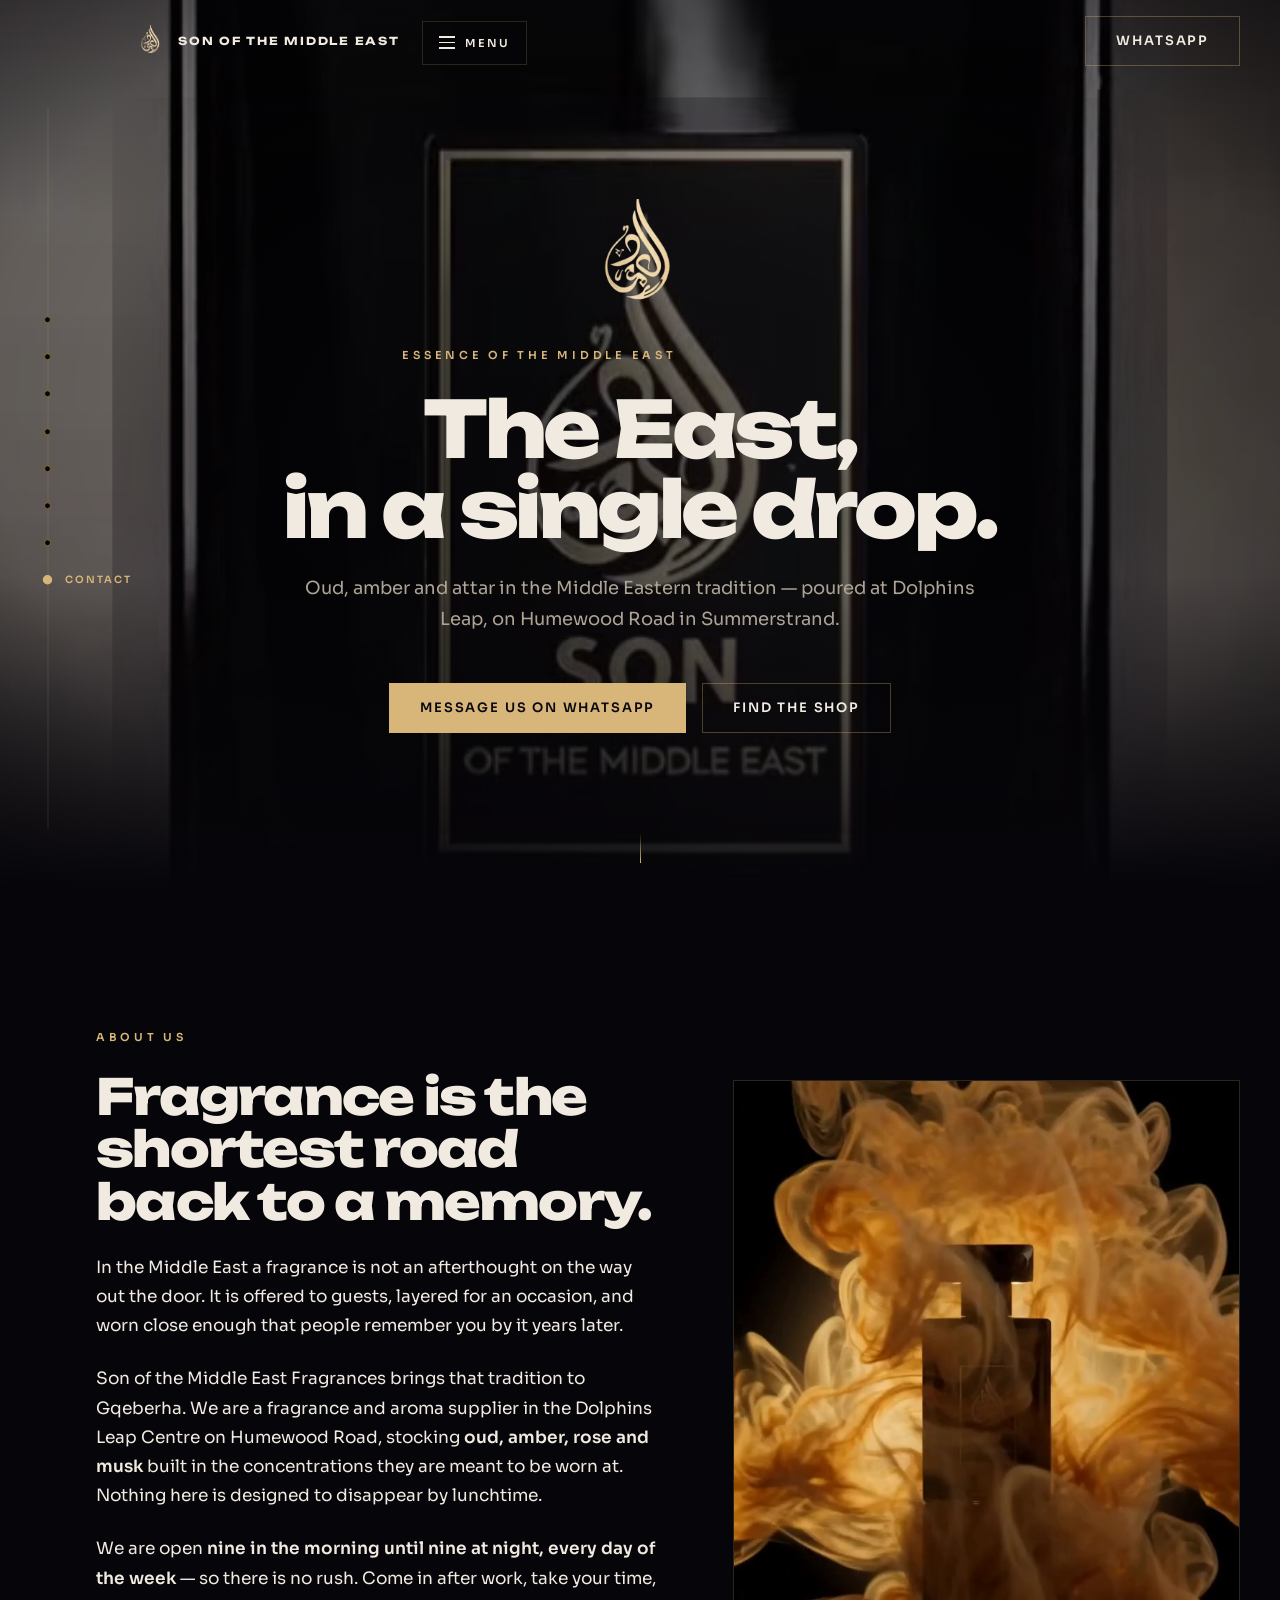
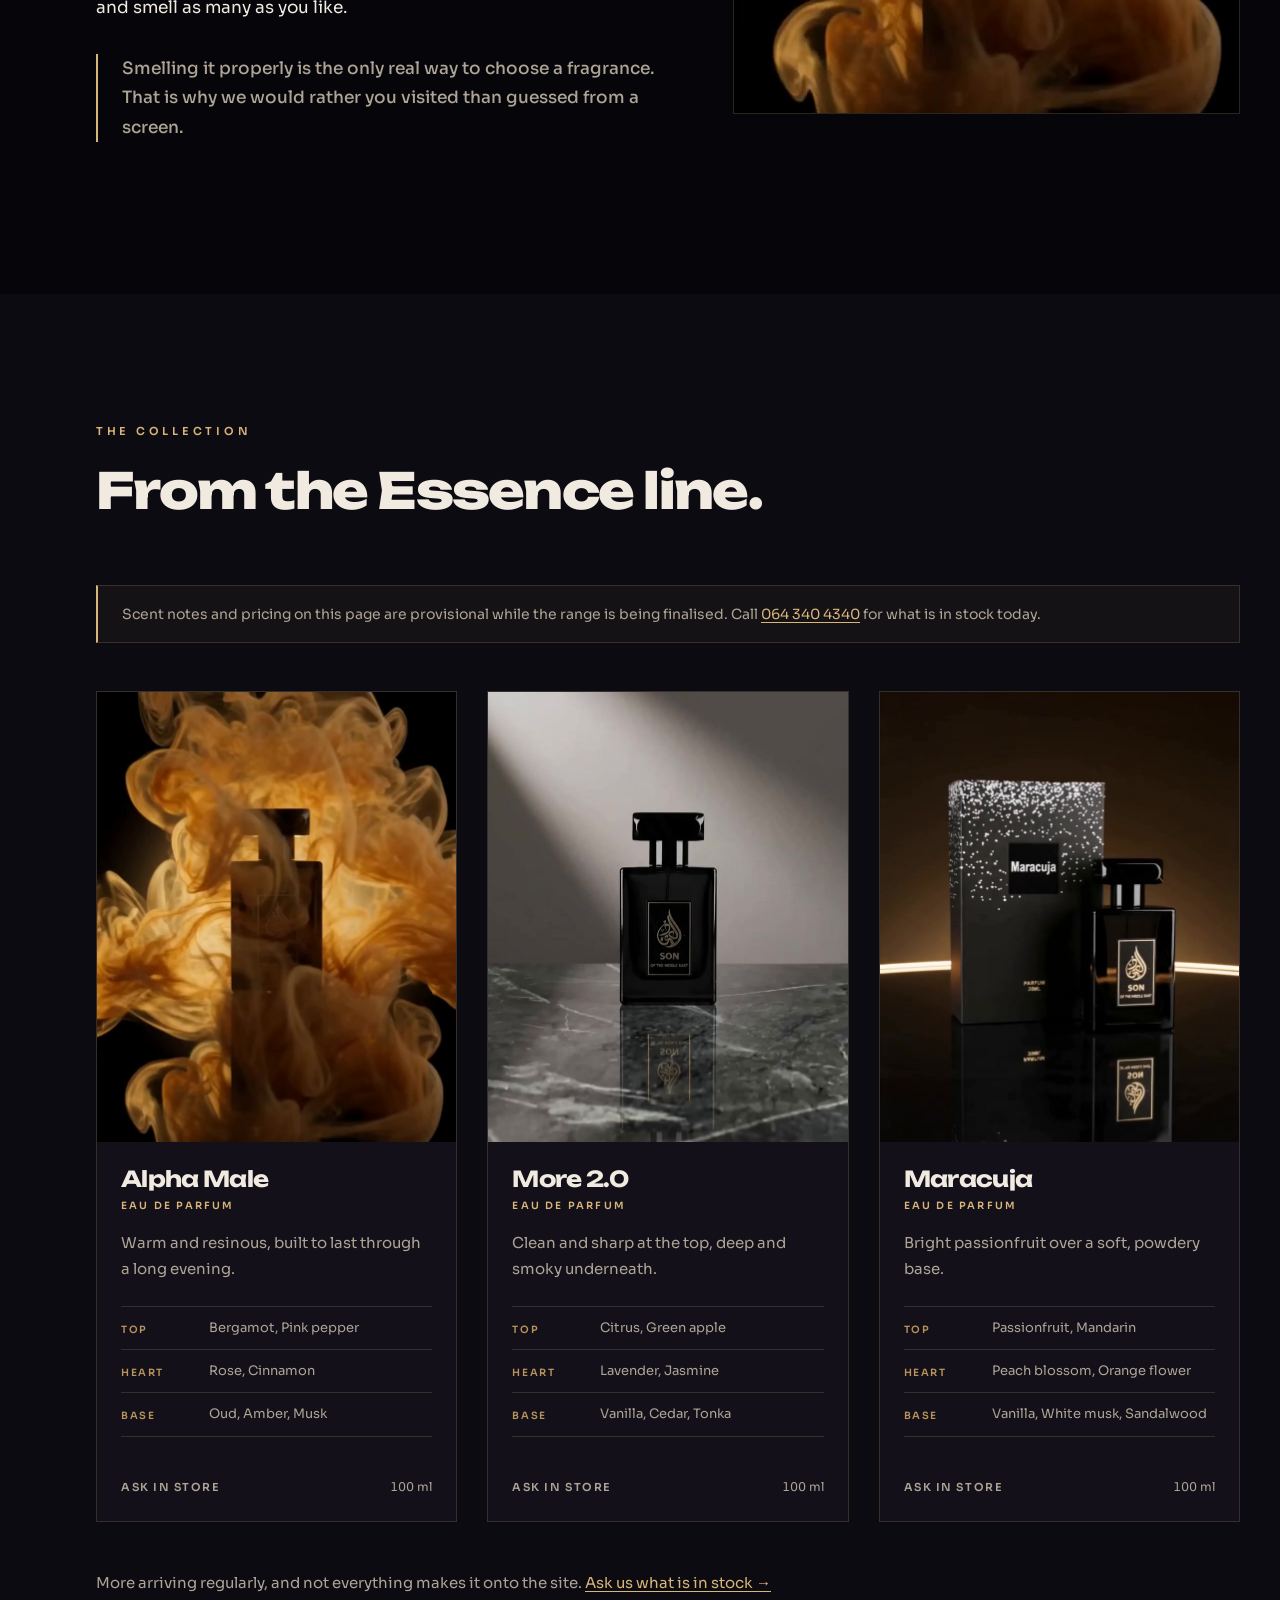
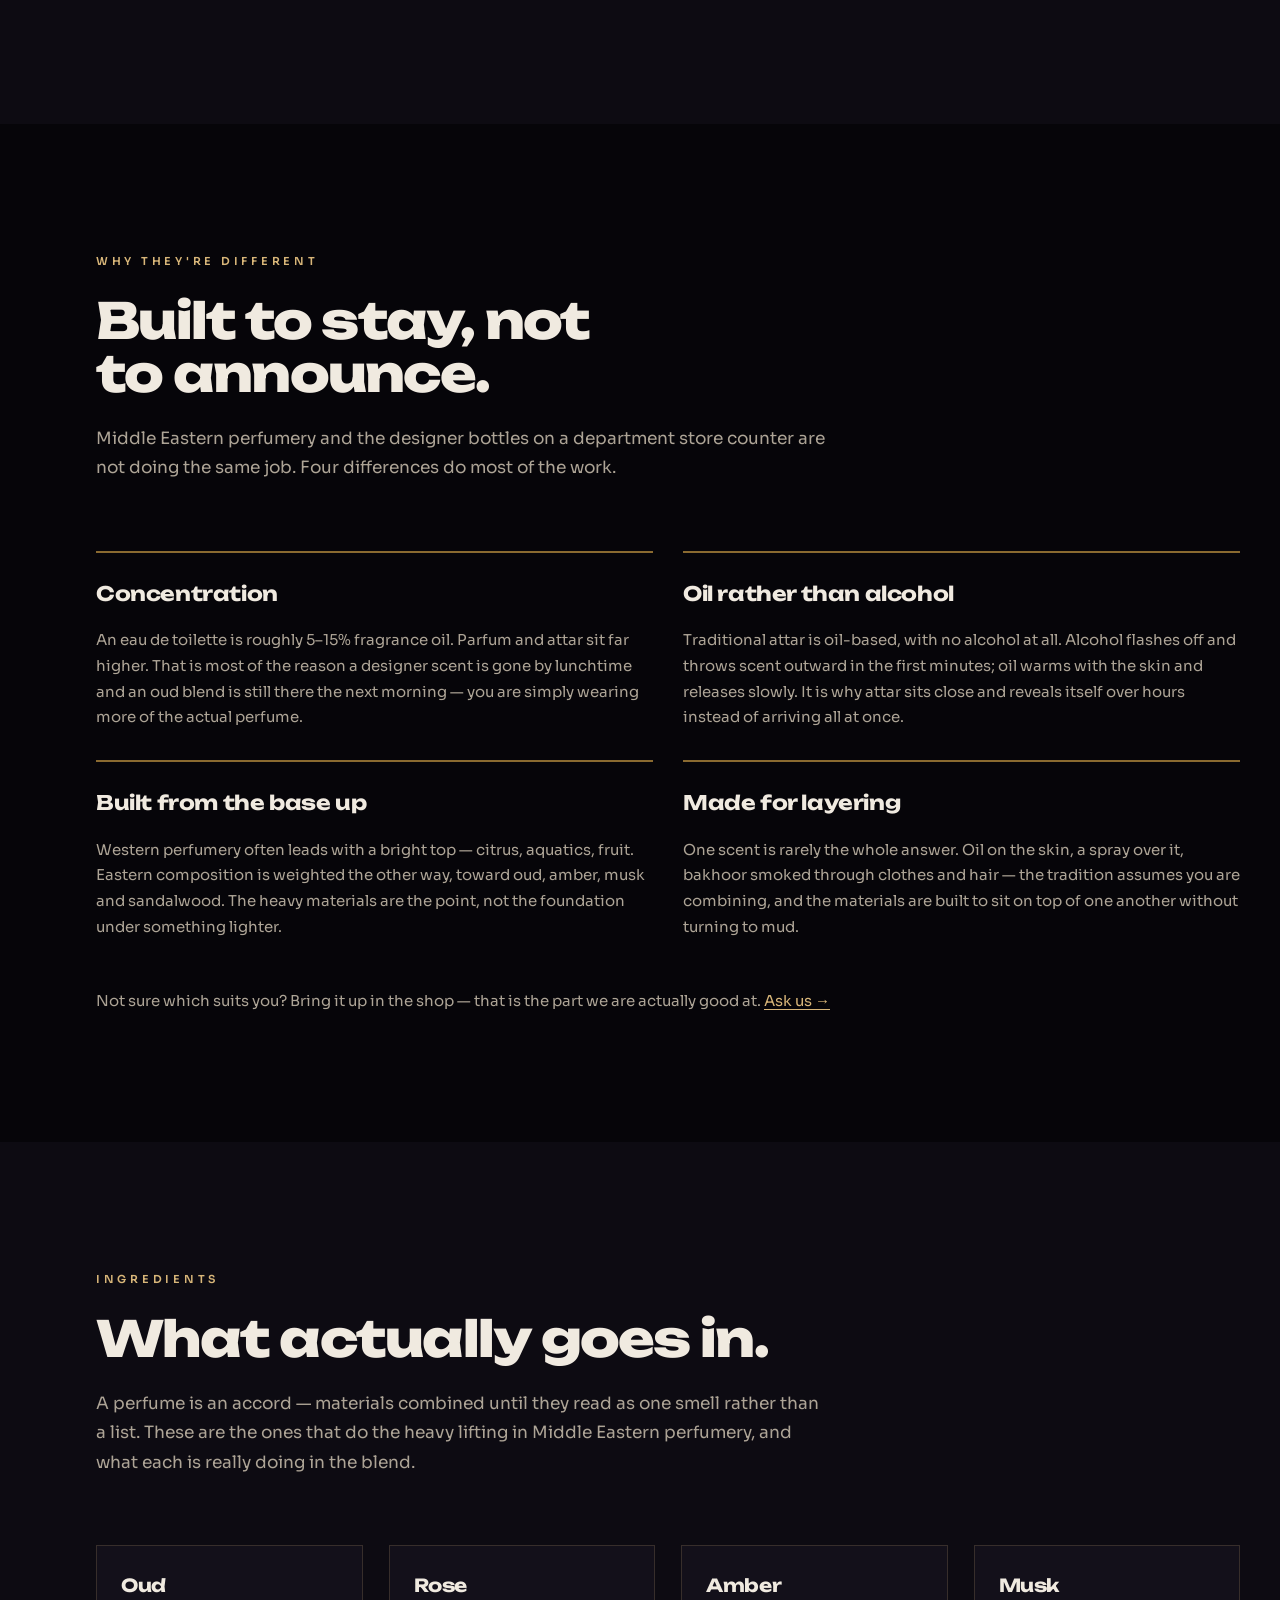
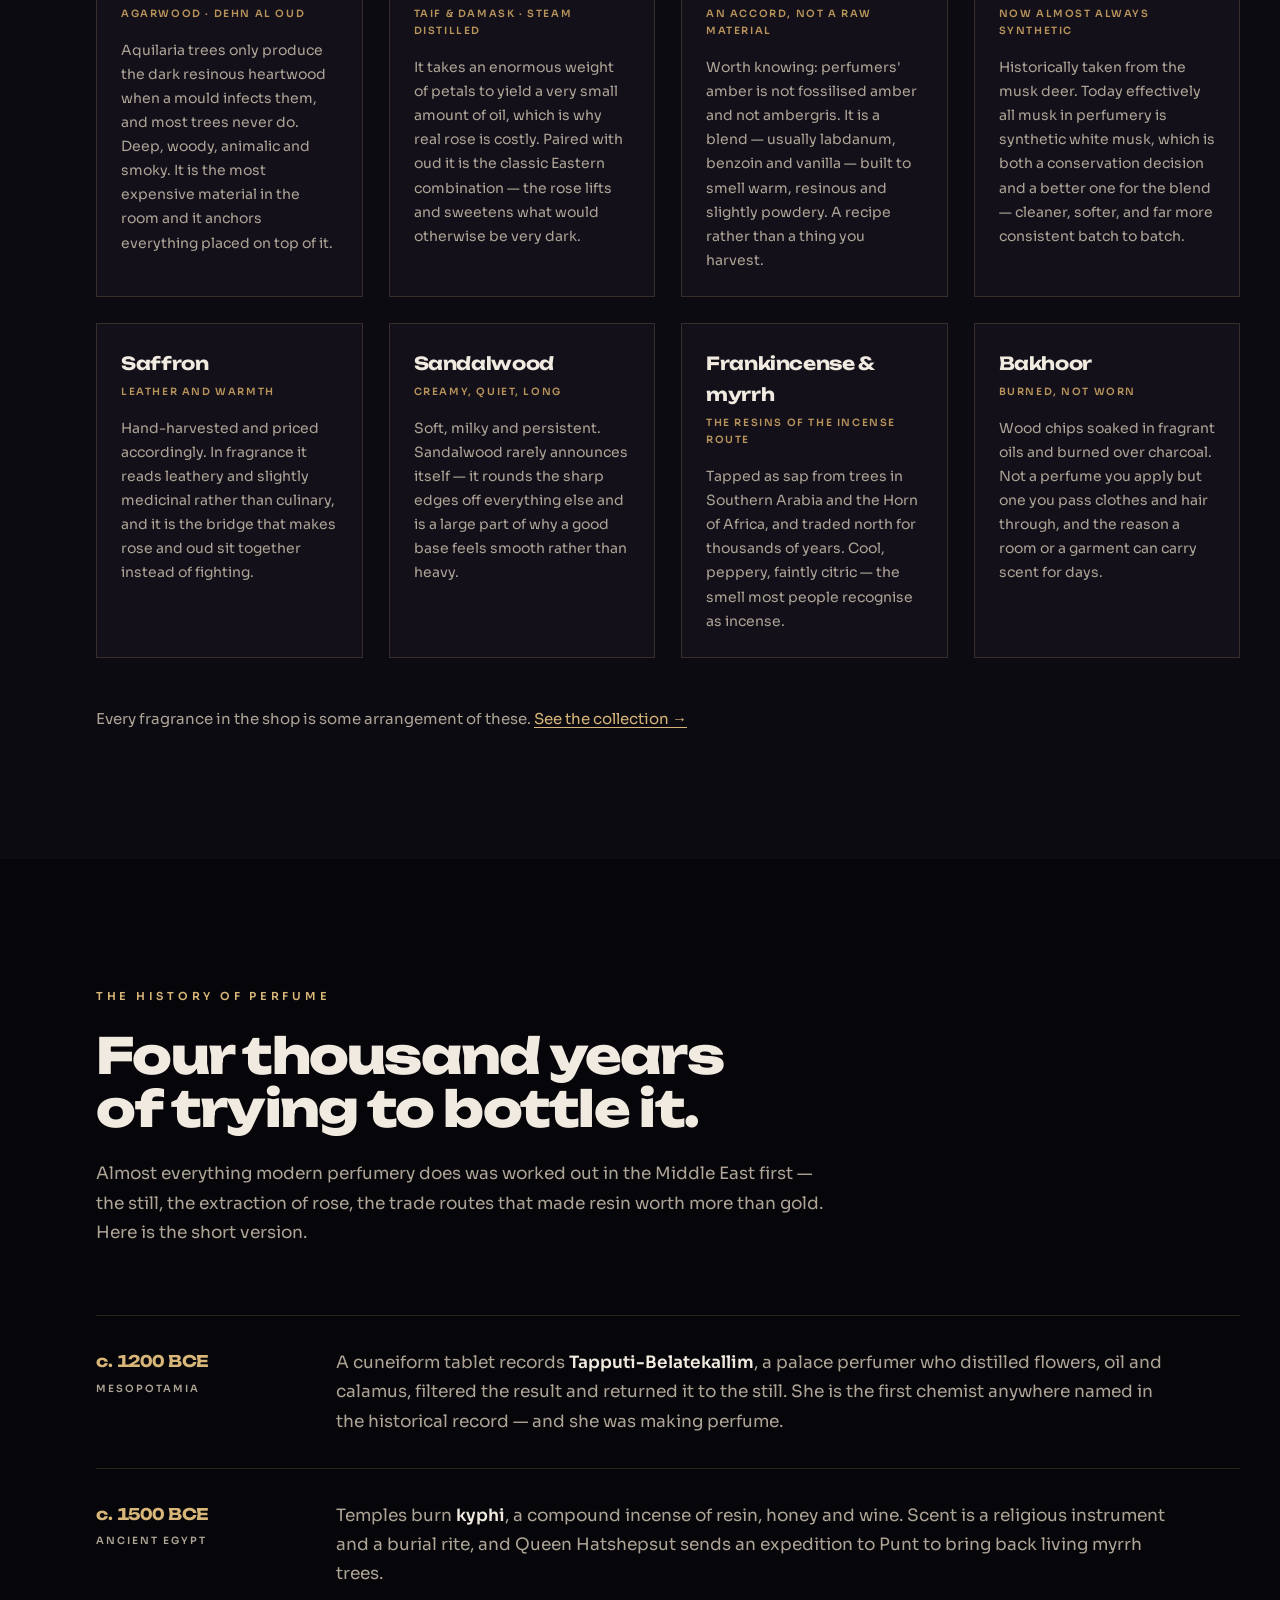
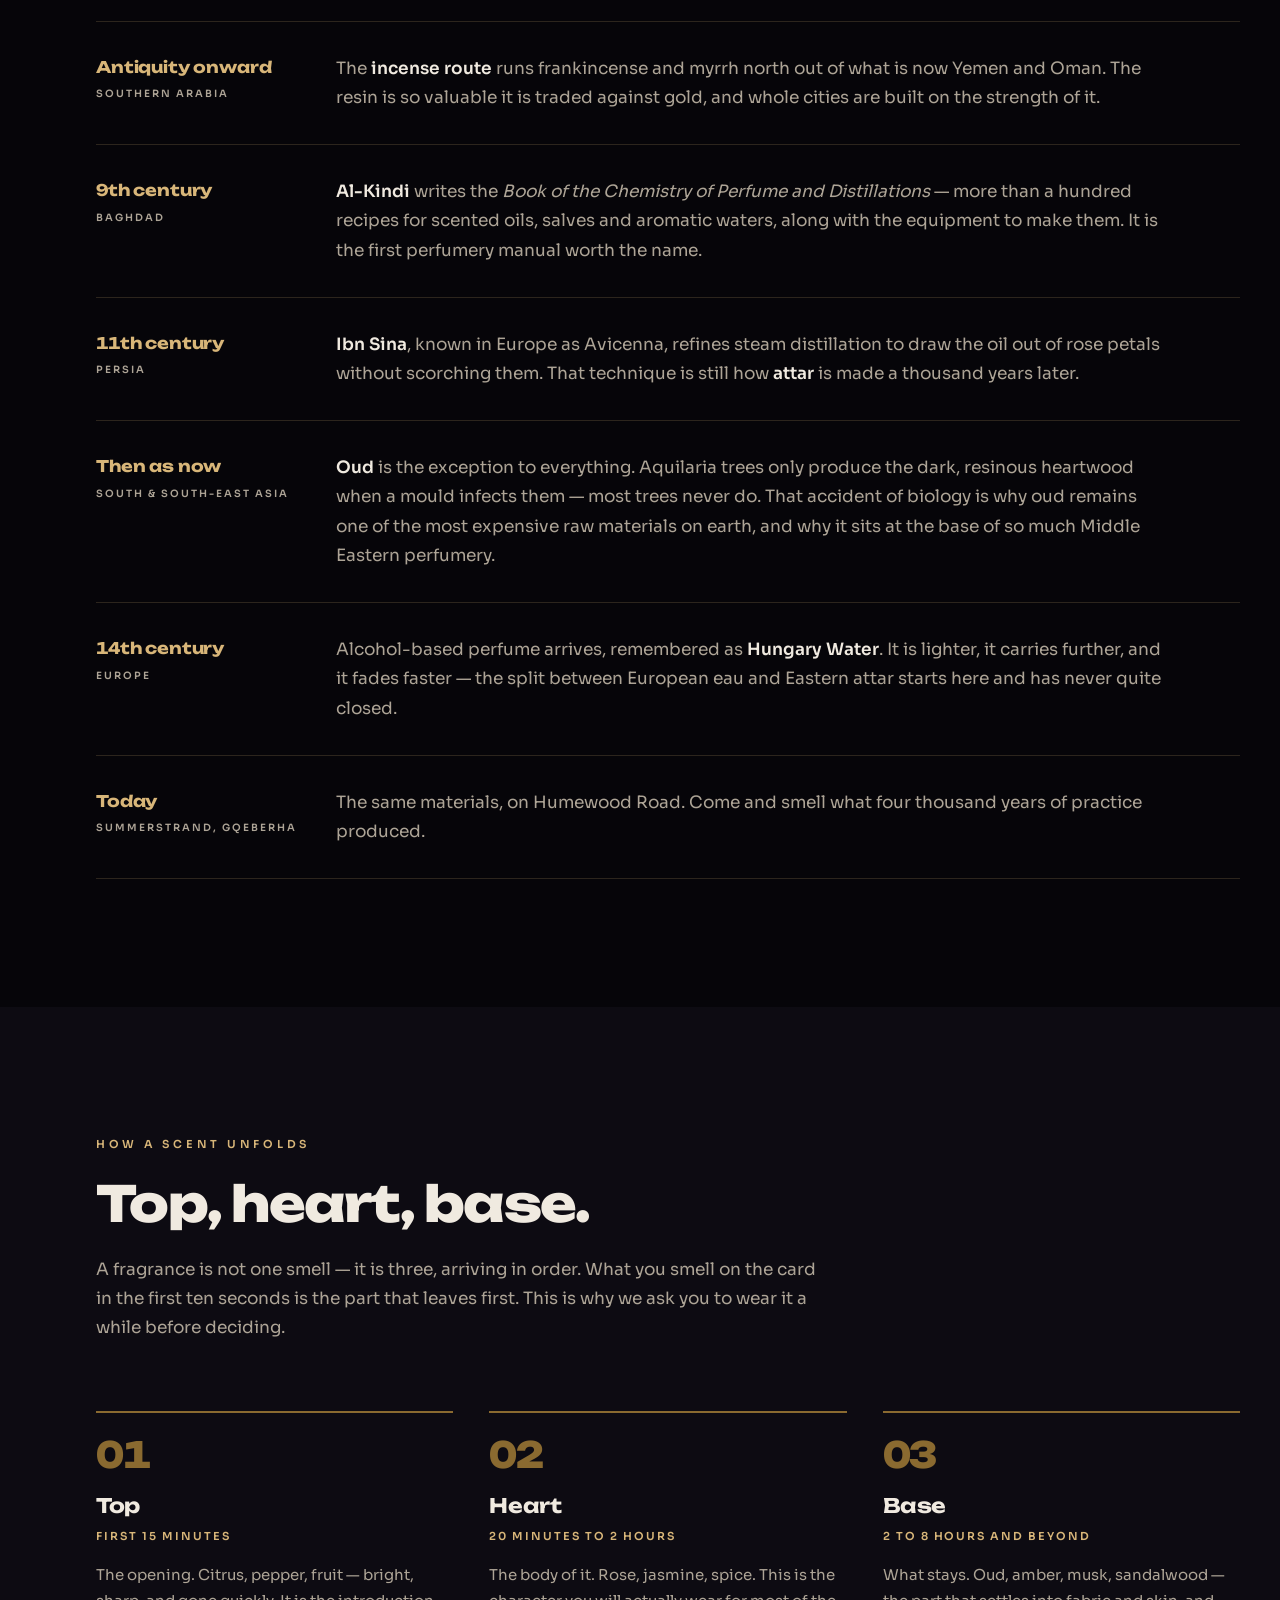
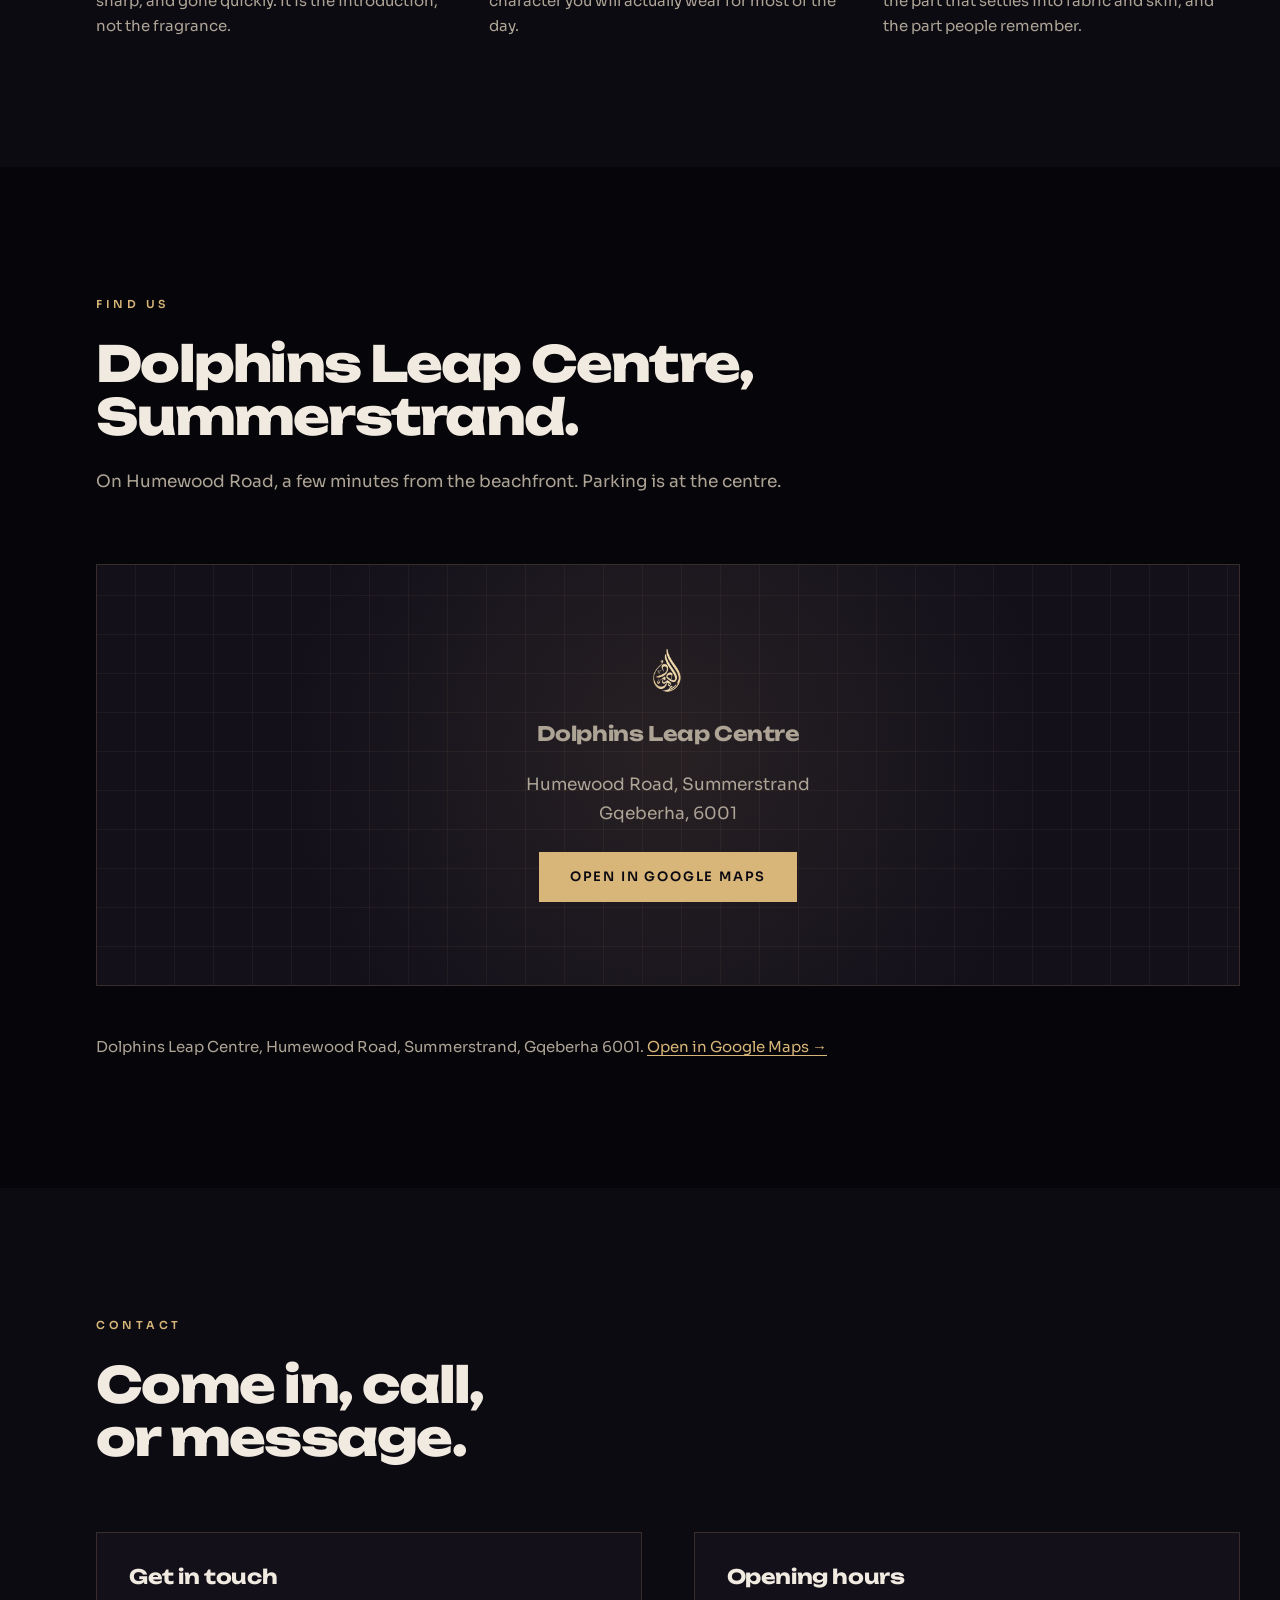
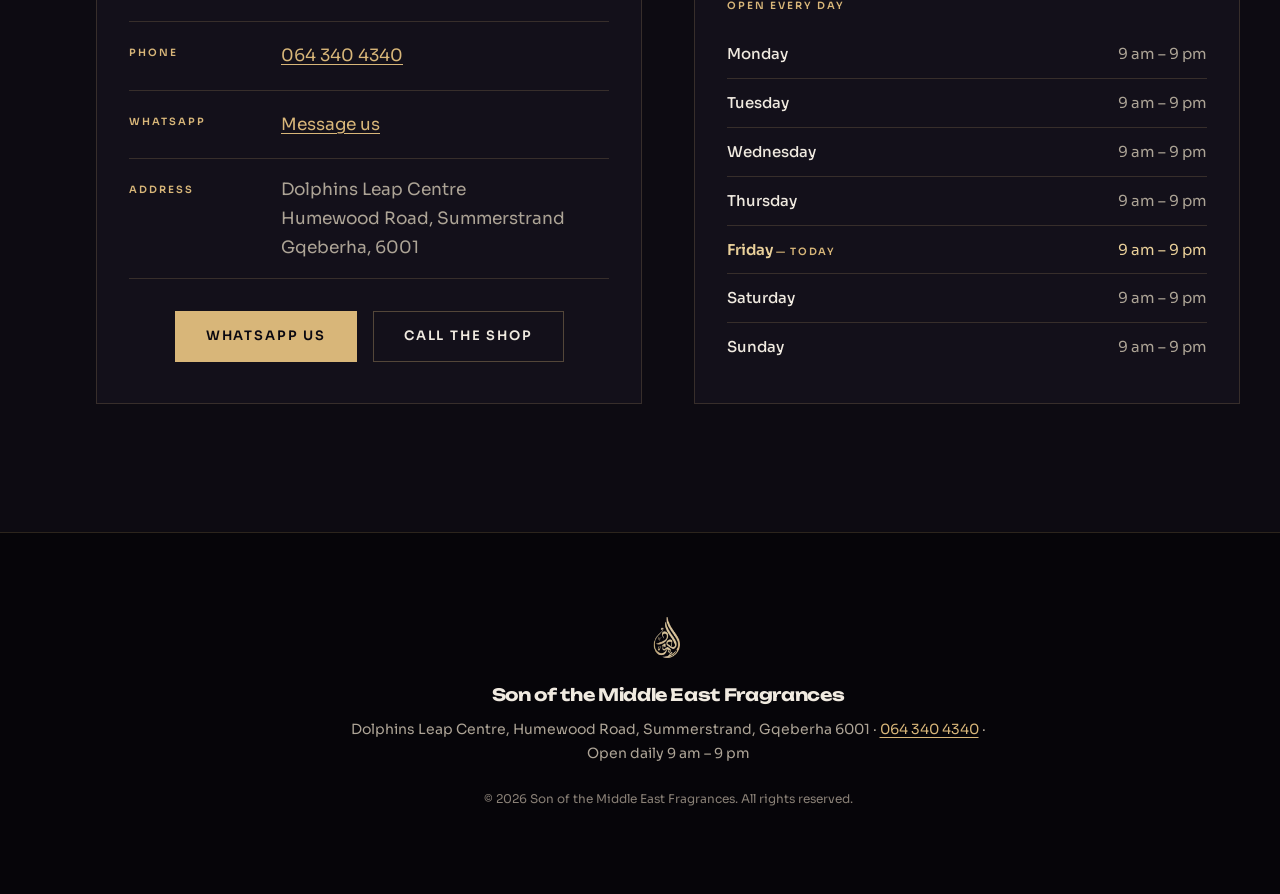
<file: Son of the middle east/index.html>
<!doctype html>
<html lang="en">
<head>
<meta charset="utf-8">
<meta name="viewport" content="width=device-width, initial-scale=1">
<title>Son of the Middle East Fragrances — Oud &amp; Attar in Gqeberha</title>
<meta name="description" content="Middle Eastern oud, amber and attar fragrances. Dolphins Leap Centre, Humewood Road, Summerstrand, Gqeberha. Open 9am–9pm every day — 064 340 4340.">

<meta property="og:title" content="Son of the Middle East Fragrances">
<meta property="og:description" content="Oud, amber and attar in the Middle Eastern tradition — Dolphins Leap Centre, Summerstrand, Gqeberha.">
<meta property="og:image" content="assets/img/hero-poster.jpg">
<meta property="og:type" content="website">

<link rel="icon" href="assets/img/mark.png">
<link rel="preload" href="assets/fonts/unbounded-800-latin.woff2" as="font" type="font/woff2" crossorigin>
<link rel="preload" href="assets/fonts/sora-400-latin.woff2" as="font" type="font/woff2" crossorigin>
<link rel="stylesheet" href="assets/css/fonts.css">
<link rel="stylesheet" href="assets/css/site.css">

<script type="application/ld+json">
{
  "@context": "https://schema.org",
  "@type": "PerfumeStore",
  "name": "Son of the Middle East Fragrances",
  "description": "Flavours, fragrances and aroma supplier in Gqeberha.",
  "telephone": "+27643404340",
  "address": {
    "@type": "PostalAddress",
    "streetAddress": "Dolphins Leap Centre, Humewood Road",
    "addressLocality": "Summerstrand, Gqeberha",
    "postalCode": "6001",
    "addressCountry": "ZA"
  },
  "openingHoursSpecification": [{
    "@type": "OpeningHoursSpecification",
    "dayOfWeek": ["Monday","Tuesday","Wednesday","Thursday","Friday","Saturday","Sunday"],
    "opens": "09:00",
    "closes": "21:00"
  }]
}
</script>
</head>
<body>

<a class="skip" href="#main">Skip to content</a>

<!-- Sillage: the trail a scent leaves behind. Doubles as scroll progress + section index. -->
<nav class="sillage" aria-label="Section navigation">
  <div class="sillage__track" aria-hidden="true"><span class="sillage__fill"></span></div>
  <ul class="sillage__nodes">
    <li><a href="#about" data-node><span class="sillage__dot" aria-hidden="true"></span><span class="sillage__label">About us</span></a></li>
    <li><a href="#collection" data-node><span class="sillage__dot" aria-hidden="true"></span><span class="sillage__label">Products</span></a></li>
    <li><a href="#unique" data-node><span class="sillage__dot" aria-hidden="true"></span><span class="sillage__label">Why different</span></a></li>
    <li><a href="#ingredients" data-node><span class="sillage__dot" aria-hidden="true"></span><span class="sillage__label">Ingredients</span></a></li>
    <li><a href="#history" data-node><span class="sillage__dot" aria-hidden="true"></span><span class="sillage__label">History</span></a></li>
    <li><a href="#unfolds" data-node><span class="sillage__dot" aria-hidden="true"></span><span class="sillage__label">How it unfolds</span></a></li>
    <li><a href="#find" data-node><span class="sillage__dot" aria-hidden="true"></span><span class="sillage__label">Find us</span></a></li>
    <li><a href="#contact" data-node><span class="sillage__dot" aria-hidden="true"></span><span class="sillage__label">Contact</span></a></li>
  </ul>
</nav>

<header class="topbar">
  <div class="topbar__left">
    <a class="topbar__brand" href="#top">
      <img src="assets/img/mark.png" alt="Son of the Middle East" width="30" height="32">
      <span>Son of the Middle East</span>
    </a>

    <!-- Primary navigation. The sillage rail is desktop-only, so on phones
         this is the only way around the site. -->
    <div class="menu" id="menu">
      <button class="menu__btn" id="menuBtn" type="button"
              aria-expanded="false" aria-controls="menuPanel" aria-haspopup="true">
        <span class="menu__bars" aria-hidden="true"><span></span><span></span><span></span></span>
        <span class="menu__btnLabel">Menu</span>
      </button>

      <div class="menu__panel" id="menuPanel" hidden>
        <ul class="menu__list">
          <li><a href="#collection"><span class="menu__label">Products</span><span class="menu__hint">The fragrances we stock</span></a></li>
          <li><a href="#ingredients"><span class="menu__label">Ingredients</span><span class="menu__hint">Oud, rose, amber and the rest</span></a></li>
          <li><a href="#unique"><span class="menu__label">Why they're different</span><span class="menu__hint">Attar against Western eau</span></a></li>
          <li><a href="#history"><span class="menu__label">History of perfume</span><span class="menu__hint">Four thousand years of it</span></a></li>
          <li><a href="#unfolds"><span class="menu__label">How a scent unfolds</span><span class="menu__hint">Top, heart, base</span></a></li>
          <li><a href="#about"><span class="menu__label">About us</span><span class="menu__hint">Who we are</span></a></li>
          <li><a href="#find"><span class="menu__label">Location</span><span class="menu__hint">Dolphins Leap, Summerstrand</span></a></li>
          <li><a href="#contact"><span class="menu__label">Contact us</span><span class="menu__hint">Call, WhatsApp or visit</span></a></li>
        </ul>
      </div>
    </div>
  </div>

  <a class="btn btn--ghost topbar__cta" href="https://wa.me/27643404340">WhatsApp</a>
</header>

<main id="main">

<!-- ── Hero ─────────────────────────────────────────────────────────────── -->
<section class="hero" id="top">
  <video class="hero__video" autoplay muted loop playsinline
         poster="assets/img/hero-poster.jpg" aria-hidden="true" tabindex="-1">
    <source src="assets/video/hero.webm" type="video/webm">
    <source src="assets/video/hero.mp4" type="video/mp4">
  </video>
  <div class="hero__veil" aria-hidden="true"></div>

  <div class="hero__inner">
    <img class="hero__mark" src="assets/img/mark.png" alt="" aria-hidden="true">
    <p class="eyebrow">Essence of the Middle East</p>
    <h1 class="hero__title">The East,<br>in a single drop.</h1>
    <p class="hero__sub">
      Oud, amber and attar in the Middle Eastern tradition — poured at Dolphins Leap,
      on Humewood Road in Summerstrand.
    </p>
    <div class="hero__actions">
      <a class="btn btn--gold" href="https://wa.me/27643404340">Message us on WhatsApp</a>
      <a class="btn btn--ghost" href="#find">Find the shop</a>
    </div>
  </div>

  <a class="hero__scroll" href="#about" aria-label="Scroll to read more">
    <span aria-hidden="true"></span>
  </a>
</section>

<!-- ── About us ─────────────────────────────────────────────────────────── -->
<section class="section" id="about">
  <div class="wrap wrap--split">
    <div class="split__text">
      <p class="eyebrow">About us</p>
      <h2 class="h2">Fragrance is the shortest road back to a memory.</h2>
      <p>
        In the Middle East a fragrance is not an afterthought on the way out the door.
        It is offered to guests, layered for an occasion, and worn close enough that
        people remember you by it years later.
      </p>
      <p>
        Son of the Middle East Fragrances brings that tradition to Gqeberha. We are a
        fragrance and aroma supplier in the Dolphins Leap Centre on Humewood Road,
        stocking <strong>oud, amber, rose and musk</strong> built in the concentrations
        they are meant to be worn at. Nothing here is designed to disappear by lunchtime.
      </p>
      <p>
        We are open <strong>nine in the morning until nine at night, every day of the
        week</strong> — so there is no rush. Come in after work, take your time, and
        smell as many as you like.
      </p>
      <p class="lede-note">
        Smelling it properly is the only real way to choose a fragrance. That is why we
        would rather you visited than guessed from a screen.
      </p>
    </div>
    <figure class="split__figure">
      <img src="assets/img/smoke.jpg" alt="Golden oud smoke curling around a black fragrance bottle" loading="lazy">
    </figure>
  </div>
</section>

<!-- ── Collection ───────────────────────────────────────────────────────── -->
<section class="section section--raised" id="collection">
  <div class="wrap">
    <header class="section__head">
      <p class="eyebrow">The collection</p>
      <h2 class="h2">From the Essence line.</h2>
    </header>

    <p class="draft-note" id="draftNote" hidden>
      Scent notes and pricing on this page are provisional while the range is being
      finalised. Call <a href="tel:+27643404340">064&nbsp;340&nbsp;4340</a> for what is in
      stock today.
    </p>

    <ul class="grid" id="grid"></ul>

    <p class="grid__foot">
      More arriving regularly, and not everything makes it onto the site.
      <a href="https://wa.me/27643404340">Ask us what is in stock →</a>
    </p>
  </div>
</section>

<!-- ── Why they're different ────────────────────────────────────────────── -->
<section class="section" id="unique">
  <div class="wrap">
    <header class="section__head">
      <p class="eyebrow">Why they're different</p>
      <h2 class="h2">Built to stay, not to announce.</h2>
      <p class="section__intro">
        Middle Eastern perfumery and the designer bottles on a department store
        counter are not doing the same job. Four differences do most of the work.
      </p>
    </header>

    <ol class="reasons">
      <li class="reason">
        <h3 class="reason__title">Concentration</h3>
        <p>
          An eau de toilette is roughly 5–15% fragrance oil. Parfum and attar sit
          far higher. That is most of the reason a designer scent is gone by
          lunchtime and an oud blend is still there the next morning — you are
          simply wearing more of the actual perfume.
        </p>
      </li>
      <li class="reason">
        <h3 class="reason__title">Oil rather than alcohol</h3>
        <p>
          Traditional attar is oil-based, with no alcohol at all. Alcohol flashes
          off and throws scent outward in the first minutes; oil warms with the
          skin and releases slowly. It is why attar sits close and reveals itself
          over hours instead of arriving all at once.
        </p>
      </li>
      <li class="reason">
        <h3 class="reason__title">Built from the base up</h3>
        <p>
          Western perfumery often leads with a bright top — citrus, aquatics,
          fruit. Eastern composition is weighted the other way, toward oud, amber,
          musk and sandalwood. The heavy materials are the point, not the
          foundation under something lighter.
        </p>
      </li>
      <li class="reason">
        <h3 class="reason__title">Made for layering</h3>
        <p>
          One scent is rarely the whole answer. Oil on the skin, a spray over it,
          bakhoor smoked through clothes and hair — the tradition assumes you are
          combining, and the materials are built to sit on top of one another
          without turning to mud.
        </p>
      </li>
    </ol>

    <p class="grid__foot">
      Not sure which suits you? Bring it up in the shop — that is the part we are
      actually good at. <a href="https://wa.me/27643404340">Ask us →</a>
    </p>
  </div>
</section>

<!-- ── Ingredients ──────────────────────────────────────────────────────── -->
<section class="section section--raised" id="ingredients">
  <div class="wrap">
    <header class="section__head">
      <p class="eyebrow">Ingredients</p>
      <h2 class="h2">What actually goes in.</h2>
      <p class="section__intro">
        A perfume is an accord — materials combined until they read as one smell
        rather than a list. These are the ones that do the heavy lifting in
        Middle Eastern perfumery, and what each is really doing in the blend.
      </p>
    </header>

    <ul class="materials">
      <li class="material">
        <h3 class="material__name">Oud</h3>
        <p class="material__aka">Agarwood · dehn al oud</p>
        <p>
          Aquilaria trees only produce the dark resinous heartwood when a mould
          infects them, and most trees never do. Deep, woody, animalic and
          smoky. It is the most expensive material in the room and it anchors
          everything placed on top of it.
        </p>
      </li>
      <li class="material">
        <h3 class="material__name">Rose</h3>
        <p class="material__aka">Taif &amp; Damask · steam distilled</p>
        <p>
          It takes an enormous weight of petals to yield a very small amount of
          oil, which is why real rose is costly. Paired with oud it is the
          classic Eastern combination — the rose lifts and sweetens what would
          otherwise be very dark.
        </p>
      </li>
      <li class="material">
        <h3 class="material__name">Amber</h3>
        <p class="material__aka">An accord, not a raw material</p>
        <p>
          Worth knowing: perfumers' amber is not fossilised amber and not
          ambergris. It is a blend — usually labdanum, benzoin and vanilla —
          built to smell warm, resinous and slightly powdery. A recipe rather
          than a thing you harvest.
        </p>
      </li>
      <li class="material">
        <h3 class="material__name">Musk</h3>
        <p class="material__aka">Now almost always synthetic</p>
        <p>
          Historically taken from the musk deer. Today effectively all musk in
          perfumery is synthetic white musk, which is both a conservation
          decision and a better one for the blend — cleaner, softer, and far
          more consistent batch to batch.
        </p>
      </li>
      <li class="material">
        <h3 class="material__name">Saffron</h3>
        <p class="material__aka">Leather and warmth</p>
        <p>
          Hand-harvested and priced accordingly. In fragrance it reads leathery
          and slightly medicinal rather than culinary, and it is the bridge that
          makes rose and oud sit together instead of fighting.
        </p>
      </li>
      <li class="material">
        <h3 class="material__name">Sandalwood</h3>
        <p class="material__aka">Creamy, quiet, long</p>
        <p>
          Soft, milky and persistent. Sandalwood rarely announces itself — it
          rounds the sharp edges off everything else and is a large part of why
          a good base feels smooth rather than heavy.
        </p>
      </li>
      <li class="material">
        <h3 class="material__name">Frankincense &amp; myrrh</h3>
        <p class="material__aka">The resins of the incense route</p>
        <p>
          Tapped as sap from trees in Southern Arabia and the Horn of Africa,
          and traded north for thousands of years. Cool, peppery, faintly
          citric — the smell most people recognise as incense.
        </p>
      </li>
      <li class="material">
        <h3 class="material__name">Bakhoor</h3>
        <p class="material__aka">Burned, not worn</p>
        <p>
          Wood chips soaked in fragrant oils and burned over charcoal. Not a
          perfume you apply but one you pass clothes and hair through, and the
          reason a room or a garment can carry scent for days.
        </p>
      </li>
    </ul>

    <p class="grid__foot">
      Every fragrance in the shop is some arrangement of these.
      <a href="#collection">See the collection →</a>
    </p>
  </div>
</section>

<!-- ── History of perfume — a real chronology, so it is dated ───────────── -->
<section class="section" id="history">
  <div class="wrap">
    <header class="section__head">
      <p class="eyebrow">The history of perfume</p>
      <h2 class="h2">Four thousand years of trying to bottle it.</h2>
      <p class="section__intro">
        Almost everything modern perfumery does was worked out in the Middle East
        first — the still, the extraction of rose, the trade routes that made resin
        worth more than gold. Here is the short version.
      </p>
    </header>

    <ol class="timeline">
      <li class="era">
        <div>
          <p class="era__when">c. 1200 BCE</p>
          <p class="era__where">Mesopotamia</p>
        </div>
        <div class="era__body">
          <p>
            A cuneiform tablet records <strong>Tapputi-Belatekallim</strong>, a palace
            perfumer who distilled flowers, oil and calamus, filtered the result and
            returned it to the still. She is the first chemist anywhere named in the
            historical record — and she was making perfume.
          </p>
        </div>
      </li>

      <li class="era">
        <div>
          <p class="era__when">c. 1500 BCE</p>
          <p class="era__where">Ancient Egypt</p>
        </div>
        <div class="era__body">
          <p>
            Temples burn <strong>kyphi</strong>, a compound incense of resin, honey and
            wine. Scent is a religious instrument and a burial rite, and Queen Hatshepsut
            sends an expedition to Punt to bring back living myrrh trees.
          </p>
        </div>
      </li>

      <li class="era">
        <div>
          <p class="era__when">Antiquity onward</p>
          <p class="era__where">Southern Arabia</p>
        </div>
        <div class="era__body">
          <p>
            The <strong>incense route</strong> runs frankincense and myrrh north out of
            what is now Yemen and Oman. The resin is so valuable it is traded against
            gold, and whole cities are built on the strength of it.
          </p>
        </div>
      </li>

      <li class="era">
        <div>
          <p class="era__when">9th century</p>
          <p class="era__where">Baghdad</p>
        </div>
        <div class="era__body">
          <p>
            <strong>Al-Kindi</strong> writes the <em>Book of the Chemistry of Perfume and
            Distillations</em> — more than a hundred recipes for scented oils, salves and
            aromatic waters, along with the equipment to make them. It is the first
            perfumery manual worth the name.
          </p>
        </div>
      </li>

      <li class="era">
        <div>
          <p class="era__when">11th century</p>
          <p class="era__where">Persia</p>
        </div>
        <div class="era__body">
          <p>
            <strong>Ibn Sina</strong>, known in Europe as Avicenna, refines steam
            distillation to draw the oil out of rose petals without scorching them. That
            technique is still how <strong>attar</strong> is made a thousand years later.
          </p>
        </div>
      </li>

      <li class="era">
        <div>
          <p class="era__when">Then as now</p>
          <p class="era__where">South &amp; South-East Asia</p>
        </div>
        <div class="era__body">
          <p>
            <strong>Oud</strong> is the exception to everything. Aquilaria trees only
            produce the dark, resinous heartwood when a mould infects them — most trees
            never do. That accident of biology is why oud remains one of the most
            expensive raw materials on earth, and why it sits at the base of so much
            Middle Eastern perfumery.
          </p>
        </div>
      </li>

      <li class="era">
        <div>
          <p class="era__when">14th century</p>
          <p class="era__where">Europe</p>
        </div>
        <div class="era__body">
          <p>
            Alcohol-based perfume arrives, remembered as <strong>Hungary Water</strong>.
            It is lighter, it carries further, and it fades faster — the split between
            European eau and Eastern attar starts here and has never quite closed.
          </p>
        </div>
      </li>

      <li class="era">
        <div>
          <p class="era__when">Today</p>
          <p class="era__where">Summerstrand, Gqeberha</p>
        </div>
        <div class="era__body">
          <p>
            The same materials, on Humewood Road. Come and smell what four thousand
            years of practice produced.
          </p>
        </div>
      </li>
    </ol>
  </div>
</section>

<!-- ── How a scent unfolds — a genuine sequence, so it is numbered ───────── -->
<section class="section section--raised" id="unfolds">
  <div class="wrap">
    <header class="section__head">
      <p class="eyebrow">How a scent unfolds</p>
      <h2 class="h2">Top, heart, base.</h2>
      <p class="section__intro">
        A fragrance is not one smell — it is three, arriving in order. What you
        smell on the card in the first ten seconds is the part that leaves first.
        This is why we ask you to wear it a while before deciding.
      </p>
    </header>

    <ol class="stages">
      <li class="stage">
        <p class="stage__num">01</p>
        <h3 class="stage__title">Top</h3>
        <p class="stage__time">First 15 minutes</p>
        <p>The opening. Citrus, pepper, fruit — bright, sharp, and gone quickly. It is the introduction, not the fragrance.</p>
      </li>
      <li class="stage">
        <p class="stage__num">02</p>
        <h3 class="stage__title">Heart</h3>
        <p class="stage__time">20 minutes to 2 hours</p>
        <p>The body of it. Rose, jasmine, spice. This is the character you will actually wear for most of the day.</p>
      </li>
      <li class="stage">
        <p class="stage__num">03</p>
        <h3 class="stage__title">Base</h3>
        <p class="stage__time">2 to 8 hours and beyond</p>
        <p>What stays. Oud, amber, musk, sandalwood — the part that settles into fabric and skin, and the part people remember.</p>
      </li>
    </ol>
  </div>
</section>

<!-- ── Find us — map ────────────────────────────────────────────────────── -->
<section class="section" id="find">
  <div class="wrap">
    <header class="section__head">
      <p class="eyebrow">Find us</p>
      <h2 class="h2">Dolphins Leap Centre, Summerstrand.</h2>
      <p class="section__intro">
        On Humewood Road, a few minutes from the beachfront. Parking is at the centre.
      </p>
    </header>

    <!-- If the embedded map cannot load (offline, blocked, strict privacy
         settings), site.js swaps in the fallback panel below it. -->
    <div class="map" id="map"
         data-maps-url="https://www.google.com/maps/search/?api=1&query=Son+Of+The+Middle+East+Fragrances+Dolphins+Leap+Centre+Humewood+Rd+Summerstrand+Gqeberha">
      <iframe id="mapFrame"
        title="Map showing Son of the Middle East Fragrances at Dolphins Leap Centre, Humewood Road, Summerstrand, Gqeberha"
        src="https://maps.google.com/maps?q=Dolphins%20Leap%20Centre%2C%20Humewood%20Rd%2C%20Summerstrand%2C%20Gqeberha%2C%206001&z=16&output=embed"
        loading="lazy" referrerpolicy="no-referrer-when-downgrade"
        allowfullscreen></iframe>
      <template id="mapFallback">
        <div class="map__fallback">
          <div>
            <img class="map__pin" src="assets/img/mark.png" alt="" aria-hidden="true">
            <p class="h3">Dolphins Leap Centre</p>
            <p>Humewood Road, Summerstrand<br>Gqeberha, 6001</p>
            <a class="btn btn--gold" href="https://www.google.com/maps/search/?api=1&query=Son+Of+The+Middle+East+Fragrances+Dolphins+Leap+Centre+Humewood+Rd+Summerstrand+Gqeberha">Open in Google Maps</a>
          </div>
        </div>
      </template>
    </div>

    <p class="grid__foot">
      Dolphins Leap Centre, Humewood Road, Summerstrand, Gqeberha 6001.
      <a href="https://www.google.com/maps/search/?api=1&query=Son+Of+The+Middle+East+Fragrances+Dolphins+Leap+Centre+Humewood+Rd+Summerstrand+Gqeberha">Open in Google Maps →</a>
    </p>
  </div>
</section>

<!-- ── Contact ──────────────────────────────────────────────────────────── -->
<section class="section section--raised" id="contact">
  <div class="wrap">
    <header class="section__head">
      <p class="eyebrow">Contact</p>
      <h2 class="h2">Come in, call, or message.</h2>
    </header>

    <div class="contact-grid">
      <div class="contact-card">
        <h3 class="h3">Get in touch</h3>
        <dl class="facts">
          <div class="fact">
            <dt>Phone</dt>
            <dd><a href="tel:+27643404340">064 340 4340</a></dd>
          </div>
          <div class="fact">
            <dt>WhatsApp</dt>
            <dd><a href="https://wa.me/27643404340">Message us</a></dd>
          </div>
          <div class="fact">
            <dt>Address</dt>
            <dd>Dolphins Leap Centre<br>Humewood Road, Summerstrand<br>Gqeberha, 6001</dd>
          </div>
        </dl>
        <div class="hero__actions">
          <a class="btn btn--gold" href="https://wa.me/27643404340">WhatsApp us</a>
          <a class="btn btn--ghost" href="tel:+27643404340">Call the shop</a>
        </div>
      </div>

      <div class="contact-card">
        <h3 class="h3">Opening hours</h3>
        <table class="hours" id="hours">
          <caption>Open every day</caption>
          <tbody>
            <tr data-day="1"><th scope="row">Monday</th><td>9 am – 9 pm</td></tr>
            <tr data-day="2"><th scope="row">Tuesday</th><td>9 am – 9 pm</td></tr>
            <tr data-day="3"><th scope="row">Wednesday</th><td>9 am – 9 pm</td></tr>
            <tr data-day="4"><th scope="row">Thursday</th><td>9 am – 9 pm</td></tr>
            <tr data-day="5"><th scope="row">Friday</th><td>9 am – 9 pm</td></tr>
            <tr data-day="6"><th scope="row">Saturday</th><td>9 am – 9 pm</td></tr>
            <tr data-day="0"><th scope="row">Sunday</th><td>9 am – 9 pm</td></tr>
          </tbody>
        </table>
      </div>
    </div>
  </div>
</section>

</main>

<footer class="footer">
  <div class="wrap footer__inner">
    <img class="footer__mark" src="assets/img/mark.png" alt="" aria-hidden="true">
    <p class="footer__name">Son of the Middle East Fragrances</p>
    <p class="footer__meta">
      Dolphins Leap Centre, Humewood Road, Summerstrand, Gqeberha 6001 ·
      <a href="tel:+27643404340">064 340 4340</a> · Open daily 9 am – 9 pm
    </p>
    <p class="footer__fine">© <span id="year"></span> Son of the Middle East Fragrances. All rights reserved.</p>
  </div>
</footer>

<script src="assets/js/fragrances.js"></script>
<script src="assets/js/site.js"></script>
</body>
</html>
</file>
<file: ghazi-oriental/assets/css/fonts.css>
/* ==========================================================================
   TYPEFACES  —  self-hosted, so the site makes no third-party requests.
   Do not edit by hand; these were pulled from Google Fonts and rewritten
   to local paths.

   Chakra Petch    headings and prices — a technical grotesque whose chamfered
                   corners are the same cut as the glass on the bottles
   IBM Plex Sans   running text — engineered rather than friendly, and it
                   holds its weight at small sizes
   IBM Plex Mono   every label, count, price tag, chip and readout — the data
                   on this page is set as data

   Latin subsets only. Nothing on the page — including the fragrance names —
   uses a character above U+00FF, so the latin-ext files were dead weight.
   ========================================================================== */

/* latin */
@font-face {
  font-family: 'Chakra Petch';
  font-style: normal;
  font-weight: 700;
  font-display: swap;
  src: url(../fonts/chakra-petch-700-latin.woff2) format('woff2');
  unicode-range: U+0000-00FF, U+0131, U+0152-0153, U+02BB-02BC, U+02C6, U+02DA, U+02DC, U+0304, U+0308, U+0329, U+2000-206F, U+20AC, U+2122, U+2191, U+2193, U+2212, U+2215, U+FEFF, U+FFFD;
}

/* latin */
@font-face {
  font-family: 'IBM Plex Mono';
  font-style: normal;
  font-weight: 500;
  font-display: swap;
  src: url(../fonts/ibm-plex-mono-500-latin.woff2) format('woff2');
  unicode-range: U+0000-00FF, U+0131, U+0152-0153, U+02BB-02BC, U+02C6, U+02DA, U+02DC, U+0304, U+0308, U+0329, U+2000-206F, U+20AC, U+2122, U+2191, U+2193, U+2212, U+2215, U+FEFF, U+FFFD;
}

/* latin */
@font-face {
  font-family: 'IBM Plex Mono';
  font-style: normal;
  font-weight: 600;
  font-display: swap;
  src: url(../fonts/ibm-plex-mono-600-latin.woff2) format('woff2');
  unicode-range: U+0000-00FF, U+0131, U+0152-0153, U+02BB-02BC, U+02C6, U+02DA, U+02DC, U+0304, U+0308, U+0329, U+2000-206F, U+20AC, U+2122, U+2191, U+2193, U+2212, U+2215, U+FEFF, U+FFFD;
}

/* latin */
@font-face {
  font-family: 'IBM Plex Sans';
  font-style: normal;
  font-weight: 400;
  font-stretch: 100%;
  font-display: swap;
  src: url(../fonts/ibm-plex-sans-400-latin.woff2) format('woff2');
  unicode-range: U+0000-00FF, U+0131, U+0152-0153, U+02BB-02BC, U+02C6, U+02DA, U+02DC, U+0304, U+0308, U+0329, U+2000-206F, U+20AC, U+2122, U+2191, U+2193, U+2212, U+2215, U+FEFF, U+FFFD;
}

/* latin */
@font-face {
  font-family: 'IBM Plex Sans';
  font-style: normal;
  font-weight: 500;
  font-stretch: 100%;
  font-display: swap;
  src: url(../fonts/ibm-plex-sans-500-latin.woff2) format('woff2');
  unicode-range: U+0000-00FF, U+0131, U+0152-0153, U+02BB-02BC, U+02C6, U+02DA, U+02DC, U+0304, U+0308, U+0329, U+2000-206F, U+20AC, U+2122, U+2191, U+2193, U+2212, U+2215, U+FEFF, U+FFFD;
}
</file>
<file: ghazi-oriental/assets/css/site.css>
/* ==========================================================================
   GHAZI ORIENTAL  ·  Luxury Fragrance Collection
   --------------------------------------------------------------------------
   Everything visual lives here. The tokens at the top drive the rest of the
   file — change a value there and it changes everywhere.

   CONTENTS
     1. Tokens          9. Products — the plates
     2. Reset          10. Prices
     3. Type           11. The shelf
     4. Buttons        12. About
     5. Bar and menu   13. Why we're different
     6. Preloader      14. The history
     7. Sections       15. Contact and hours
     8. The film       16. The map
                       17. Footer
                       18. Reveals
                       19. Reduced motion
   ========================================================================== */

/* --------------------------------------------------------------------------
   1. TOKENS
   Colour is sampled from the brand film: the deep emerald of the end card,
   the gold of the arabesque, the cream of the wordmark.
   -------------------------------------------------------------------------- */

:root {
  /* ground */
  --ink:        #04100E;   /* page */
  --deep:       #08211E;   /* raised band */
  --jade:       #0C302B;   /* card, input */

  /* ink on ground */
  --cream:      #F2EADB;   /* primary text        16.2:1 on --ink */
  --muted:      #93ABA1;   /* secondary text       5.9:1 on --jade */
  --gold:       #C9A24D;   /* accent, labels       6.0:1 on --jade */
  --gold-hi:    #EFD79B;   /* highlight */

  /* the light ground, for the sections that break the green */
  --bone:       #EDE6D8;   /* light page */
  --bone-2:     #E3D9C6;   /* light raised */
  --bone-ink:   #101A17;   /* text on bone       14.3:1 */
  --bone-mute:  #4A5A52;   /* secondary on bone   5.9:1 */
  --gold-deep:  #6B4E12;   /* the gold that survives a light ground 6.2:1 */

  --amber:      #E2A75C;   /* warm light, for glow only */

  /* glass: a translucent fill and the light along its top edge */
  --glass:      rgba(242, 234, 219, .06);
  --glass-line: rgba(242, 234, 219, .16);
  --glass-lit:  rgba(242, 234, 219, .30);

  /* lines and veils */
  --line:       rgba(201, 162, 77, .24);
  --line-soft:  rgba(242, 234, 219, .10);

  /* type — a chamfered display face, an engineered text face, and a mono
     that carries every number and label on the page */
  --display: 'Chakra Petch', 'Segoe UI', system-ui, sans-serif;
  --body:    'IBM Plex Sans', -apple-system, BlinkMacSystemFont, 'Segoe UI', sans-serif;
  --mono:    'IBM Plex Mono', ui-monospace, SFMono-Regular, Menlo, monospace;

  /* rhythm — 4px base, generous at the section level */
  --s-1:  .5rem;
  --s-2:   1rem;
  --s-3: 1.5rem;
  --s-4:   2rem;
  --s-5:   3rem;
  --s-6:   4rem;
  --s-7:   6rem;

  --wrap: 78rem;
  --radius: 2px;

  /* motion */
  --ease: cubic-bezier(.22, .61, .36, 1);
  --slow: .7s;
  --mid:  .35s;
  --fast: .18s;

  /* layers */
  --z-rail: 40;
  --z-bar: 60;
  --z-menu: 70;
  --z-grain: 80;
  --z-load: 100;
}

/* --------------------------------------------------------------------------
   2. RESET AND BASE
   -------------------------------------------------------------------------- */

*, *::before, *::after { box-sizing: border-box; }

html {
  scroll-behavior: smooth;
  scroll-padding-top: 5.5rem;
  -webkit-text-size-adjust: 100%;
}

body {
  margin: 0;
  background: var(--ink);
  color: var(--cream);
  font: 400 .97rem/1.62 var(--body);
  letter-spacing: 0;
  overflow-x: hidden;
}

img, video, svg, iframe { display: block; max-width: 100%; }
img { height: auto; }

h1, h2, h3 { margin: 0; font-weight: 700; }

p { margin: 0 0 var(--s-3); }

a { color: inherit; }

b { font-weight: 500; color: var(--cream); }
strong { font-weight: 500; }

:focus-visible {
  outline: 2px solid var(--gold-hi);
  outline-offset: 3px;
  border-radius: var(--radius);
}

::selection { background: var(--gold); color: var(--ink); }

.skip {
  position: absolute;
  left: var(--s-2);
  top: -4rem;
  z-index: calc(var(--z-load) + 1);
  padding: .75rem 1.25rem;
  background: var(--gold);
  color: var(--ink);
  font: 700 .8rem var(--mono);
  letter-spacing: .1em;
  text-transform: uppercase;
  text-decoration: none;
  transition: top var(--fast) var(--ease);
}
.skip:focus { top: var(--s-2); }

/* visually hidden, still read aloud */
.vh {
  position: absolute;
  width: 1px; height: 1px;
  margin: -1px; padding: 0;
  overflow: hidden;
  clip-path: inset(50%);
  white-space: nowrap;
}

/* --------------------------------------------------------------------------
   3. TYPE
   Chakra Petch's chamfered corners are the same cut as the faceted glass, so
   headings carry the product's own geometry. It is set tight and heavy;
   everything quiet is Jost.
   -------------------------------------------------------------------------- */

.h2 {
  font-family: var(--display);
  font-size: clamp(2.05rem, 5.2vw, 3.7rem);
  font-weight: 700;
  line-height: 1;
  letter-spacing: -.035em;
  text-wrap: balance;
}

.h3 {
  font-family: var(--display);
  font-size: clamp(1.12rem, 1.9vw, 1.38rem);
  font-weight: 700;
  line-height: 1.2;
  letter-spacing: -.02em;
  margin-bottom: .6rem;
}

.eyebrow {
  margin: 0 0 var(--s-3);
  color: var(--gold);
  font: 600 .66rem/1 var(--mono);
  letter-spacing: .26em;
  text-transform: uppercase;
}

.lede {
  max-width: 46ch;
  margin-top: var(--s-3);
  font-size: clamp(1rem, 1.4vw, 1.1rem);
  line-height: 1.62;
  color: var(--muted);
}

.prose { max-width: 58ch; color: var(--muted); }
.prose p, .lede { font-weight: 400; }

.signoff {
  margin: var(--s-4) 0 0;
  font-family: var(--display);
  font-weight: 700;
  font-size: 1.05rem;
  letter-spacing: -.005em;
  color: var(--gold-hi);
}

/* --------------------------------------------------------------------------
   4. BUTTONS
   -------------------------------------------------------------------------- */

.btn {
  display: inline-flex;
  align-items: center;
  gap: .6rem;
  min-height: 46px;
  padding: .75rem 1.4rem;
  border: 1px solid var(--line);
  border-radius: var(--radius);
  font: 600 .72rem/1 var(--mono);
  letter-spacing: .1em;
  text-transform: uppercase;
  text-decoration: none;
  cursor: pointer;
  transition: background var(--fast) var(--ease),
              color var(--fast) var(--ease),
              border-color var(--fast) var(--ease);
}

.btn--gold {
  background: var(--gold);
  border-color: var(--gold);
  color: var(--ink);
}
.btn--gold:hover { background: var(--gold-hi); border-color: var(--gold-hi); }

.btn--ghost { background: none; color: var(--cream); }
.btn--ghost:hover { border-color: var(--gold); color: var(--gold-hi); }

.actions {
  display: flex;
  flex-wrap: wrap;
  gap: .75rem;
  margin-top: var(--s-4);
}

/* --------------------------------------------------------------------------
   5. THE BAR AND THE DROPDOWN MENU
   One button, one panel. It is the whole navigation at every width, so there
   is nothing that only exists on a desktop.
   -------------------------------------------------------------------------- */

.bar {
  position: fixed;
  inset: 0 0 auto;
  z-index: var(--z-bar);
  display: flex;
  align-items: center;
  gap: var(--s-2);
  padding: .8rem clamp(1rem, 3vw, 2.25rem);
  background: linear-gradient(var(--ink), rgba(4, 16, 14, 0));
  transition: background var(--mid) var(--ease);
}
.bar[data-solid='true'] {
  background: rgba(4, 16, 14, .94);
  border-bottom: 1px solid var(--line-soft);
  backdrop-filter: blur(10px);
}

.bar__brand {
  display: flex;
  align-items: center;
  min-height: 44px;
  margin-right: auto;
  text-decoration: none;
}
.bar__logo {
  width: clamp(84px, 19vw, 112px);
  opacity: .96;
  transition: opacity var(--fast) var(--ease);
}
.bar__brand:hover .bar__logo { opacity: 1; }

/* the menu */
.menu { position: relative; }

.menu__btn {
  display: inline-flex;
  align-items: center;
  gap: .65rem;
  min-height: 46px;
  padding: .7rem 1.1rem;
  background: none;
  border: 1px solid var(--line);
  border-radius: var(--radius);
  color: var(--cream);
  font: 600 .72rem/1 var(--mono);
  letter-spacing: .1em;
  text-transform: uppercase;
  cursor: pointer;
  transition: border-color var(--fast) var(--ease), color var(--fast) var(--ease);
}
.menu__btn:hover { border-color: var(--gold); color: var(--gold-hi); }
.menu__btn[aria-expanded='true'] { border-color: var(--gold); color: var(--gold-hi); }

.menu__bars {
  display: grid;
  gap: 3px;
  width: 16px;
}
.menu__bars span {
  display: block;
  height: 1.5px;
  background: currentColor;
  transition: transform var(--mid) var(--ease), opacity var(--mid) var(--ease);
}
.menu__btn[aria-expanded='true'] .menu__bars span:nth-child(1) { transform: translateY(4.5px) rotate(45deg); }
.menu__btn[aria-expanded='true'] .menu__bars span:nth-child(2) { opacity: 0; }
.menu__btn[aria-expanded='true'] .menu__bars span:nth-child(3) { transform: translateY(-4.5px) rotate(-45deg); }

.menu__panel {
  position: absolute;
  z-index: var(--z-menu);
  top: calc(100% + .6rem);
  right: 0;
  width: min(21rem, calc(100vw - 2rem));
  padding: .5rem;
  background: rgba(6, 25, 22, .97);
  border: 1px solid var(--line);
  border-radius: var(--radius);
  backdrop-filter: blur(14px);
  box-shadow: 0 24px 60px rgba(0, 0, 0, .55);
}
.menu__panel[hidden] { display: none; }

.menu__list { list-style: none; margin: 0; padding: 0; }

.menu__list a {
  display: grid;
  gap: .15rem;
  padding: .8rem .9rem;
  border-radius: var(--radius);
  text-decoration: none;
  transition: background var(--fast) var(--ease);
}
.menu__list a:hover { background: rgba(201, 162, 77, .12); }

.menu__item {
  font: 700 .95rem/1.2 var(--display);
  letter-spacing: -.005em;
  color: var(--cream);
}
.menu__list a:hover .menu__item { color: var(--gold-hi); }

.menu__hint {
  font: 400 .78rem/1.4 var(--body);
  color: var(--muted);
}

@media (max-width: 30rem) {
  .menu__label { display: none; }
  .menu__btn { padding: .7rem .85rem; }
  .btn { padding: .75rem 1rem; font-size: .72rem; }
  .bar { gap: .5rem; padding-inline: .85rem; }
}

/* the chapter readout, bottom-left, desktop only */
.chapter {
  position: fixed;
  left: clamp(1rem, 3vw, 2.25rem);
  bottom: 1.6rem;
  z-index: var(--z-rail);
  isolation: isolate;
  display: none;
  align-items: baseline;
  gap: .8rem;
  margin: 0;
  font: 600 .66rem/1 var(--mono);
  letter-spacing: .22em;
  text-transform: uppercase;
  color: var(--muted);
  pointer-events: none;
}
.chapter::before {
  content: '';
  position: absolute;
  inset: -.5rem -.9rem;
  z-index: -1;
  border: 1px solid rgba(201, 162, 77, .22);
  border-radius: 999px;
  background: rgba(4, 16, 14, .72);
  backdrop-filter: blur(10px);
  -webkit-backdrop-filter: blur(10px);
}
.chapter__num {
  color: var(--gold);
  font-size: .78rem;
  letter-spacing: .1em;
  font-variant-numeric: tabular-nums;
}
.chapter__name { transition: opacity var(--mid) var(--ease); }
@media (min-width: 62rem) and (min-height: 34rem) {
  .chapter { display: flex; }
}

/* film grain — one repeating SVG, no image request */
.grain {
  position: fixed;
  inset: 0;
  z-index: var(--z-grain);
  pointer-events: none;
  opacity: .28;
  mix-blend-mode: overlay;
  background-image: url("data:image/svg+xml,%3Csvg xmlns='http://www.w3.org/2000/svg' width='160' height='160'%3E%3Cfilter id='n'%3E%3CfeTurbulence type='fractalNoise' baseFrequency='.85' numOctaves='3'/%3E%3C/filter%3E%3Crect width='160' height='160' filter='url(%23n)' opacity='.5'/%3E%3C/svg%3E");
}

/* --------------------------------------------------------------------------
   6. PRELOADER
   -------------------------------------------------------------------------- */

.load {
  position: fixed;
  inset: 0;
  z-index: var(--z-load);
  display: grid;
  place-items: center;
  background: var(--ink);
  transition: opacity var(--slow) var(--ease), visibility var(--slow);
}
.load[data-done='true'] { opacity: 0; visibility: hidden; }

.load__inner { display: grid; place-items: center; gap: var(--s-3); }

.load__ring { width: clamp(88px, 22vw, 132px); height: auto; }
.load__ring circle {
  fill: none;
  stroke: var(--gold);
  stroke-width: 1;
  stroke-dasharray: 302;
  stroke-dashoffset: 302;
  transform: rotate(-90deg);
  transform-origin: center;
}

.load__count {
  margin: 0;
  font-family: var(--display);
  font-weight: 700;
  font-size: 1rem;
  letter-spacing: .28em;
  color: var(--gold-hi);
  font-variant-numeric: tabular-nums;
}

/* --------------------------------------------------------------------------
   7. SECTIONS
   -------------------------------------------------------------------------- */

.wrap {
  width: min(100% - clamp(2rem, 8vw, 6rem), var(--wrap));
  margin-inline: auto;
}

.section { padding-block: clamp(4rem, 9vw, var(--s-7)); }
.section--band { background: var(--deep); }

/* A light section does not restyle its contents — it re-points the tokens and
   every rule inside follows. Gold at full brightness is invisible on bone
   (1.9:1), so the label gold darkens with the ground. */
.section--light {
  background: var(--bone);
  color: var(--bone-ink);

  --ink:       var(--bone);
  --deep:      var(--bone-2);
  --jade:      var(--bone-2);
  --cream:     var(--bone-ink);
  --muted:     var(--bone-mute);
  --gold:      var(--gold-deep);
  --gold-hi:   var(--bone-ink);
  --line:      rgba(16, 26, 23, .20);
  --line-soft: rgba(16, 26, 23, .11);
}

/* A warm bloom behind the glass, so there is something for it to refract and
   the page stops being one flat field of green. */
.bloom { position: relative; isolation: isolate; }
.bloom::before {
  content: '';
  position: absolute;
  inset: 0;
  z-index: -1;
  pointer-events: none;
  background:
    radial-gradient(56% 40% at 14% 14%, rgba(226, 167, 92, .22), transparent 70%),
    radial-gradient(50% 44% at 88% 80%, rgba(201, 162, 77, .17), transparent 70%);
}

.section__head { margin-bottom: clamp(2rem, 5vw, var(--s-5)); }

/* --------------------------------------------------------------------------
   8. THE FILM
   It plays and loops on its own. On a wide screen it sits in its arch on the
   left with the words beside it; on a phone the words fall underneath.
   -------------------------------------------------------------------------- */

.film { position: relative; }

.film__stage {
  position: relative;
  min-height: 100svh;
  display: grid;
  place-items: center;
  gap: clamp(2rem, 5vh, 3rem);
  padding: 6rem clamp(1.25rem, 5vw, 3rem) 5rem;
  overflow: hidden;
  text-align: center;
}

.vitrine {
  position: relative;
  z-index: 0;
  width: min(74vw, 300px);
  aspect-ratio: 9 / 16;
  max-height: 54svh;
}

.vitrine__media {
  position: absolute;
  inset: 0;
  overflow: hidden;
  clip-path: url(#archClip);
  background: #030c0b;
}
.vitrine__media video,
.vitrine__media img {
  width: 100%;
  height: 100%;
  object-fit: cover;
}

.vitrine__frame { position: absolute; inset: -10px; pointer-events: none; }
.vitrine__frame path {
  fill: none;
  stroke: var(--gold);
  stroke-width: 1.1;
  vector-effect: non-scaling-stroke;
  opacity: .75;
}

.film__scrim {
  position: absolute;
  inset: 0;
  z-index: 1;
  pointer-events: none;
  background: radial-gradient(120% 80% at 50% 45%, rgba(4, 16, 14, 0) 45%, rgba(4, 16, 14, .55) 100%);
}

.hero { position: relative; z-index: 2; }

.hero__eyebrow {
  margin: 0 0 var(--s-2);
  color: var(--gold);
  font: 600 .66rem/1 var(--mono);
  letter-spacing: .26em;
  text-transform: uppercase;
}

.hero__title {
  margin: 0;
  font-family: var(--display);
  font-weight: 700;
  font-size: clamp(2.05rem, 6.6vw, 4.1rem);
  line-height: .98;
  letter-spacing: -.04em;
}

.hero__creed {
  margin: var(--s-2) 0 0;
  font: 500 .95rem/1 var(--mono);
  letter-spacing: .12em;
  text-transform: uppercase;
  color: var(--gold-hi);
}

.hero__actions {
  display: flex;
  flex-wrap: wrap;
  justify-content: center;
  gap: .75rem;
  margin-top: var(--s-4);
}

.film__hint {
  position: absolute;
  left: 50%;
  bottom: 1.4rem;
  z-index: 2;
  transform: translateX(-50%);
  margin: 0;
  font: 600 .62rem/1 var(--mono);
  letter-spacing: .3em;
  text-transform: uppercase;
  color: var(--muted);
}

@media (min-width: 62rem) {
  .film__stage {
    grid-template-columns: auto minmax(0, 1fr);
    gap: clamp(2.5rem, 6vw, 5.5rem);
    align-items: center;
    justify-items: start;
    text-align: left;
    padding-inline: clamp(2rem, 7vw, 6rem);
  }
  .vitrine { width: min(30vw, 380px); max-height: calc(100svh - 12rem); }
  .hero__actions { justify-content: flex-start; }
  .film__scrim {
    background: radial-gradient(90% 90% at 24% 50%, rgba(4, 16, 14, 0) 45%, rgba(4, 16, 14, .5) 100%);
  }
}

/* --------------------------------------------------------------------------
   9. PRODUCTS — THE VESSELS
   Each bottle is drawn rather than photographed, in the same gold hairline as
   the arch around the film, and sits in a pane of glass. The number is real
   information: they are a numbered set.
   -------------------------------------------------------------------------- */

.vessels {
  list-style: none;
  margin: 0;
  padding: 0;
  display: grid;
  gap: clamp(1.25rem, 2.6vw, 1.75rem);
  grid-template-columns: 1fr;
}
@media (min-width: 40rem) { .vessels { grid-template-columns: repeat(2, 1fr); } }
@media (min-width: 64rem) { .vessels { grid-template-columns: repeat(3, 1fr); } }

.vessel { display: grid; gap: var(--s-3); align-content: start; }

/* the pane */
.vessel__glass {
  position: relative;
  display: grid;
  place-items: center;
  padding: clamp(1.75rem, 4vw, 2.5rem) 1rem;
  border: 1px solid var(--glass-line);
  border-radius: 3px;
  background:
    linear-gradient(158deg, rgba(242, 234, 219, .13), rgba(242, 234, 219, .02) 48%),
    var(--glass);
  backdrop-filter: blur(16px) saturate(1.2);
  -webkit-backdrop-filter: blur(16px) saturate(1.2);
  isolation: isolate;
  overflow: hidden;
  transition: border-color var(--mid) var(--ease);
}

/* the light along the top edge is what makes glass read as glass */
.vessel__glass::before {
  content: '';
  position: absolute;
  inset: 0 0 auto;
  height: 1px;
  background: linear-gradient(90deg, transparent, var(--glass-lit) 22%, var(--glass-lit) 78%, transparent);
}

/* the light the bottle stands in */
.vessel__glass::after {
  content: '';
  position: absolute;
  inset: 0;
  z-index: -1;
  background: radial-gradient(52% 44% at 50% 46%, rgba(226, 167, 92, .20), transparent 72%);
}

.vessel__glass:hover,
.vessel:hover .vessel__glass { border-color: rgba(201, 162, 77, .45); }

.vessel__num {
  position: absolute;
  top: .7rem;
  left: .85rem;
  font: 700 .66rem/1 var(--mono);
  letter-spacing: .2em;
  color: var(--gold);
  opacity: .75;
  font-variant-numeric: tabular-nums;
}

.vessel__art {
  width: auto;
  height: clamp(120px, 15vw, 158px);
  color: var(--gold);
  filter: drop-shadow(0 0 14px rgba(201, 162, 77, .22));
  transition: color var(--mid) var(--ease);
}
.vessel:hover .vessel__art { color: var(--gold-hi); }

/* the bottle draws itself in as it arrives; pathLength="1" on the svg makes
   one dash length work for every path in it */
.vessel__art > * {
  stroke-dasharray: 1;
  stroke-dashoffset: 1;
  transition: stroke-dashoffset 1.5s var(--ease);
  transition-delay: calc(var(--delay, 0ms) + 120ms);
}
.vessel[data-shown='true'] .vessel__art > * { stroke-dashoffset: 0; }

.vessel__body h3 { margin-bottom: .45rem; }
.vessel__body p { margin: 0; color: var(--muted); font-size: .93rem; }

.vessel__creed {
  font: 700 .84rem/1.4 var(--display);
  letter-spacing: .03em;
  color: var(--gold-hi);
  margin-bottom: .5rem !important;
}

.facts {
  list-style: none;
  display: flex;
  flex-wrap: wrap;
  gap: .4rem;
  margin: var(--s-2) 0 0;
  padding: 0;
}
.facts li {
  padding: .4rem .7rem;
  border: 1px solid var(--line);
  border-radius: 999px;
  font: 500 .7rem/1.2 var(--mono);
  letter-spacing: .05em;
  color: var(--muted);
  font-variant-numeric: tabular-nums;
}
.facts b { color: var(--gold-hi); font-weight: 500; }

/* --------------------------------------------------------------------------
   10. PRICES
   One price list by bottle size, covering the whole collection.
   -------------------------------------------------------------------------- */

.sizes {
  list-style: none;
  margin: 0;
  padding: 0;
  display: grid;
  gap: 1px;
  background: var(--line);
  border: 1px solid var(--line);
}
@media (min-width: 44rem) { .sizes { grid-template-columns: repeat(3, 1fr); } }

.size {
  background: var(--ink);
  padding: clamp(1.75rem, 5vw, var(--s-5));
  display: grid;
  gap: .35rem;
  align-content: start;
}
.size__ml {
  font: 600 .72rem/1 var(--mono);
  letter-spacing: .28em;
  text-transform: uppercase;
  color: var(--gold);
}
.size__price {
  font-family: var(--display);
  font-weight: 700;
  font-size: clamp(2.7rem, 7.2vw, 3.8rem);
  line-height: 1;
  letter-spacing: -.045em;
  font-variant-numeric: tabular-nums;
  color: var(--cream);
}

/* --------------------------------------------------------------------------
   11. THE SHELF
   Two hundred names is only useful if it can be searched. The controls stick
   to the top of the section while you scroll the list.
   -------------------------------------------------------------------------- */

.index__controls {
  position: sticky;
  top: 4.2rem;
  z-index: 20;
  padding: var(--s-2) 0 0;
  background: var(--deep);
  box-shadow: 0 1.25rem 1rem -.75rem var(--deep), 0 0 0 100vmax var(--deep);
  clip-path: inset(0 -100vmax);
}

.search { position: relative; display: block; }
.search__field {
  width: 100%;
  min-height: 52px;
  padding: .9rem 1rem .9rem 2.85rem;
  background: var(--jade);
  border: 1px solid var(--line);
  border-radius: var(--radius);
  color: var(--cream);
  font: 400 1rem var(--body);
  -webkit-appearance: none;
  appearance: none;
}
.search__field::placeholder { color: var(--muted); }
.search__field:focus { border-color: var(--gold); }
.search__field::-webkit-search-cancel-button {
  -webkit-appearance: none;
  appearance: none;
  width: 20px; height: 20px;
  cursor: pointer;
  background: currentColor;
  color: var(--muted);
  -webkit-mask: url("data:image/svg+xml,%3Csvg xmlns='http://www.w3.org/2000/svg' viewBox='0 0 24 24' fill='none' stroke='%23000' stroke-width='1.6'%3E%3Cpath d='M6 6 18 18M18 6 6 18'/%3E%3C/svg%3E") center/contain no-repeat;
          mask: url("data:image/svg+xml,%3Csvg xmlns='http://www.w3.org/2000/svg' viewBox='0 0 24 24' fill='none' stroke='%23000' stroke-width='1.6'%3E%3Cpath d='M6 6 18 18M18 6 6 18'/%3E%3C/svg%3E") center/contain no-repeat;
}
.search__field::-webkit-search-cancel-button:hover { color: var(--gold-hi); }

.search__icon {
  position: absolute;
  left: 1rem;
  top: 50%;
  translate: 0 -50%;
  width: 18px;
  height: 18px;
  stroke: var(--gold);
  fill: none;
  stroke-width: 1.6;
  pointer-events: none;
}

.filters {
  display: flex;
  flex-wrap: wrap;
  gap: clamp(.35rem, 1.4vw, .5rem);
  margin-top: var(--s-2);
}
.filter {
  min-height: 40px;
  padding: .55rem clamp(.6rem, 2.6vw, 1rem);
  background: none;
  border: 1px solid var(--line);
  border-radius: 999px;
  color: var(--muted);
  font: 600 .72rem/1 var(--mono);
  letter-spacing: .09em;
  text-transform: uppercase;
  cursor: pointer;
  transition: color var(--fast) var(--ease), border-color var(--fast) var(--ease),
              background var(--fast) var(--ease);
}
.filter:hover { color: var(--cream); border-color: var(--gold); }
.filter[aria-pressed='true'] {
  background: var(--gold);
  border-color: var(--gold);
  color: var(--ink);
}

.creed {
  margin: var(--s-2) 0 0;
  min-height: 1.2em;
  font: 700 .95rem/1.2 var(--display);
  letter-spacing: .03em;
  color: var(--gold-hi);
}
.creed:empty { display: none; }

.tally {
  margin: 0;
  padding: var(--s-2) 0 .85rem;
  font: 500 .78rem/1 var(--mono);
  letter-spacing: .12em;
  text-transform: uppercase;
  color: var(--muted);
  font-variant-numeric: tabular-nums;
}

.index__list { margin-top: var(--s-3); }

.letter { border-top: 1px solid var(--line); padding-top: var(--s-2); margin-top: var(--s-4); }
.letter__head {
  font-family: var(--display);
  font-weight: 700;
  font-size: 1rem;
  letter-spacing: .2em;
  color: var(--gold);
  margin-bottom: .4rem;
}
.letter__items {
  list-style: none;
  margin: 0;
  padding: 0;
  columns: 1;
  column-gap: var(--s-5);
}
@media (min-width: 40rem) { .letter__items { columns: 2; } }
@media (min-width: 62rem) { .letter__items { columns: 3; } }

.scent {
  break-inside: avoid;
  display: flex;
  align-items: baseline;
  justify-content: space-between;
  gap: var(--s-2);
  padding: .5rem 0;
  border-bottom: 1px solid var(--line-soft);
}
.scent__name { font-size: .95rem; }
.scent mark { background: rgba(201, 162, 77, .28); color: var(--gold-hi); }
.scent__tag {
  flex: none;
  font: 600 .58rem/1 var(--mono);
  letter-spacing: .16em;
  text-transform: uppercase;
  color: var(--muted);
}
.scent__tag[data-for='unisex'] { color: var(--gold); }

.empty {
  margin-top: var(--s-5);
  padding: var(--s-4);
  border: 1px solid var(--line);
  text-align: center;
  color: var(--muted);
}
.empty strong {
  display: block;
  margin-bottom: .4rem;
  font: 700 1.2rem/1.2 var(--display);
  color: var(--cream);
}

/* --------------------------------------------------------------------------
   12. ABOUT
   -------------------------------------------------------------------------- */

.house { position: relative; overflow: hidden; }

.house__mandala {
  position: absolute;
  top: 50%;
  right: -26%;
  width: min(72vw, 560px);
  translate: 0 -50%;
  opacity: .11;
  pointer-events: none;
  will-change: transform;
}

.house__grid { position: relative; display: grid; gap: var(--s-4); }
@media (min-width: 62rem) {
  .house__grid {
    grid-template-columns: minmax(0, 1fr) minmax(0, 1fr);
    column-gap: var(--s-6);
    align-items: start;
  }
}

/* --------------------------------------------------------------------------
   13. WHY WE'RE DIFFERENT
   -------------------------------------------------------------------------- */

.reasons {
  list-style: none;
  margin: 0;
  padding: 0;
  display: grid;
  gap: clamp(1rem, 2.2vw, 1.4rem);
}
@media (min-width: 46rem) { .reasons { grid-template-columns: repeat(2, 1fr); } }

.reason {
  position: relative;
  padding: clamp(1.5rem, 4vw, var(--s-4));
  border: 1px solid var(--glass-line);
  border-radius: 3px;
  background:
    linear-gradient(160deg, rgba(242, 234, 219, .085), rgba(242, 234, 219, .012) 52%),
    var(--glass);
  backdrop-filter: blur(14px) saturate(1.15);
  -webkit-backdrop-filter: blur(14px) saturate(1.15);
  overflow: hidden;
}
.reason::before {
  content: '';
  position: absolute;
  inset: 0 0 auto;
  height: 1px;
  background: linear-gradient(90deg, transparent, var(--glass-lit) 20%, var(--glass-lit) 80%, transparent);
}
.reason__num {
  display: block;
  margin-bottom: .7rem;
  font: 700 .72rem/1 var(--mono);
  letter-spacing: .22em;
  color: var(--gold);
  font-variant-numeric: tabular-nums;
}
.reason p { margin: 0; color: var(--muted); font-size: .95rem; }

/* --------------------------------------------------------------------------
   14. THE HISTORY
   A real sequence with real dates, so the dates lead.
   -------------------------------------------------------------------------- */

.era { list-style: none; margin: 0; padding: 0; }

.era__item {
  display: grid;
  gap: .5rem;
  padding: var(--s-4) 0;
  border-top: 1px solid var(--line);
}
.era__item:last-child { border-bottom: 1px solid var(--line); }

.era__when {
  font: 700 .74rem/1.4 var(--mono);
  letter-spacing: .18em;
  text-transform: uppercase;
  color: var(--gold);
  font-variant-numeric: tabular-nums;
}
.era__body p { margin: 0; color: var(--muted); max-width: 62ch; }

@media (min-width: 46rem) {
  .era__item { grid-template-columns: 12rem minmax(0, 1fr); gap: var(--s-4); }
}

/* --------------------------------------------------------------------------
   15. CONTACT AND HOURS
   -------------------------------------------------------------------------- */

.contact__grid { display: grid; gap: var(--s-5); }
@media (min-width: 56rem) {
  .contact__grid { grid-template-columns: 1.1fr 1fr; gap: var(--s-6); }
}

.lines { list-style: none; margin: 0; padding: 0; border-top: 1px solid var(--line); }
.line {
  display: flex;
  align-items: baseline;
  justify-content: space-between;
  gap: var(--s-3);
  padding: var(--s-3) 0;
  border-bottom: 1px solid var(--line);
}
.line__key {
  flex: none;
  font: 600 .66rem/1.4 var(--mono);
  letter-spacing: .22em;
  text-transform: uppercase;
  color: var(--muted);
}
.line__val { text-align: right; font-family: var(--mono); font-size: .92rem; font-variant-numeric: tabular-nums; }
.line__val a {
  display: inline-block;
  min-height: 24px;
  padding: .18rem 0 .22rem;
  color: var(--cream);
  text-decoration: none;
  box-shadow: inset 0 -1px 0 var(--line);
}
.line__val a:hover { color: var(--gold-hi); box-shadow: inset 0 -1px 0 var(--gold); }
.line__val span { display: block; color: var(--muted); font-size: .88rem; }

/* the week, with today picked out */
.hours__title { margin-bottom: var(--s-2); color: var(--gold-hi); }

.hours { list-style: none; margin: 0; padding: 0; border-top: 1px solid var(--line); }

.hour {
  display: flex;
  align-items: baseline;
  justify-content: space-between;
  gap: var(--s-3);
  padding: .7rem 0;
  border-bottom: 1px solid var(--line-soft);
  font-size: .95rem;
  color: var(--muted);
  font-variant-numeric: tabular-nums;
}
.hour[data-today='true'] { color: var(--gold-hi); }
.hour[data-today='true'] span:first-child::after {
  content: 'Today';
  display: inline-block;
  margin-left: .7rem;
  padding: .2rem .5rem;
  border: 1px solid var(--line);
  border-radius: 999px;
  font: 600 .56rem/1 var(--mono);
  letter-spacing: .16em;
  text-transform: uppercase;
  color: var(--gold);
  vertical-align: middle;
}

/* --------------------------------------------------------------------------
   16. THE MAP
   Full width at the foot of the page. The address panel is not a fallback —
   it is always there, so the section still does its job if the embed is
   blocked by a network, an extension, or a strict content policy.
   -------------------------------------------------------------------------- */

.map {
  position: relative;
  border-top: 1px solid var(--line);
  background: var(--deep);
}

/* the stage holds the section's height itself, so the panel behind the embed
   still stands up if an extension or a content policy removes the iframe */
.map__stage {
  position: relative;
  min-height: clamp(300px, 44vh, 440px);
}

.map__frame {
  position: relative;
  z-index: 1;
  width: 100%;
  height: clamp(300px, 44vh, 440px);
  border: 0;
  background: transparent;
}

/* what sits behind the embed, so a blocked or offline map still reads as a
   panel rather than a hole. Google paints over it the moment it loads. */
.map__ground {
  position: absolute;
  inset: 0;
  z-index: 0;
  display: grid;
  place-content: center;
  justify-items: center;
  gap: .8rem;
  padding: var(--s-4);
  background:
    repeating-linear-gradient(45deg, rgba(201,162,77,.05) 0 2px, transparent 2px 22px),
    var(--jade);
  text-align: center;
}
.map__pin { width: 30px; height: 30px; fill: none; stroke: var(--gold); stroke-width: 1.4; }
.map__ground p {
  margin: 0;
  font: 600 .74rem/1.6 var(--mono);
  letter-spacing: .16em;
  text-transform: uppercase;
  color: var(--muted);
}

.map__panel {
  padding: var(--s-4) clamp(1.25rem, 5vw, 3rem);
  border-bottom: 1px solid var(--line);
}
.map__address {
  margin: 0 0 var(--s-3);
  font: 700 1.35rem/1.25 var(--display);
  letter-spacing: -.01em;
  color: var(--cream);
}
.map__address span {
  display: block;
  margin-top: .4rem;
  font: 400 .92rem/1.6 var(--body);
  letter-spacing: 0;
  color: var(--muted);
}
.map__dir {
  display: inline-flex;
  align-items: center;
  min-height: 28px;
  margin-top: var(--s-2);
  padding: .4rem 0;
  font: 600 .72rem/1 var(--mono);
  letter-spacing: .16em;
  text-transform: uppercase;
  color: var(--gold);
  text-decoration: none;
  box-shadow: inset 0 -1px 0 var(--line);
}
.map__dir:hover { color: var(--gold-hi); box-shadow: inset 0 -1px 0 var(--gold); }

@media (min-width: 56rem) {
  .map__panel {
    position: absolute;
    z-index: 2;
    top: 50%;
    left: clamp(2rem, 6vw, 5rem);
    translate: 0 -50%;
    width: min(24rem, 34vw);
    padding: var(--s-4);
    border: 1px solid var(--line);
    border-radius: var(--radius);
    background: rgba(4, 16, 14, .94);
    backdrop-filter: blur(8px);
  }
  .map__frame,
  .map__stage { height: clamp(380px, 54vh, 540px); min-height: 0; }
}

/* --------------------------------------------------------------------------
   17. FOOTER
   -------------------------------------------------------------------------- */

.foot {
  border-top: 1px solid var(--line);
  padding-block: var(--s-5);
  text-align: center;
}
.foot__mark { width: 150px; margin: 0 auto var(--s-3); opacity: .9; }
.foot__tag {
  font: 700 1.05rem/1.3 var(--display);
  letter-spacing: -.005em;
  color: var(--gold-hi);
}
.foot__meta {
  margin: var(--s-2) 0 0;
  font-size: .78rem;
  color: var(--muted);
  letter-spacing: .04em;
}

/* --------------------------------------------------------------------------
   18. REVEALS
   -------------------------------------------------------------------------- */

[data-reveal] {
  opacity: 0;
  transform: translateY(20px);
  transition: opacity var(--slow) var(--ease), transform var(--slow) var(--ease);
  transition-delay: var(--delay, 0ms);
}
[data-reveal][data-shown='true'] { opacity: 1; transform: none; }

/* --------------------------------------------------------------------------
   19. REDUCED MOTION
   -------------------------------------------------------------------------- */

@media (prefers-reduced-motion: reduce) {
  html { scroll-behavior: auto; }

  *, *::before, *::after {
    animation-duration: .01ms !important;
    animation-iteration-count: 1 !important;
    transition-duration: .01ms !important;
  }

  [data-reveal] { opacity: 1; transform: none; }

  .film__stage { min-height: auto; }
  .film__hint { display: none; }
  .house__mandala { display: none; }
}
</file>
<file: Son of the middle east/assets/css/fonts.css>
/* Self-hosted webfonts — no third-party requests, no render-blocking CDN. */

@font-face {
  font-family: 'Sora';
  font-style: normal;
  font-weight: 400;
  font-display: swap;
  src: url('../fonts/sora-400-latin-ext.woff2') format('woff2');
  unicode-range: U+0100-02BA, U+02BD-02C5, U+02C7-02CC, U+02CE-02D7, U+02DD-02FF, U+0304, U+0308, U+0329, U+1D00-1DBF, U+1E00-1E9F, U+1EF2-1EFF, U+2020, U+20A0-20AB, U+20AD-20C0, U+2113, U+2C60-2C7F, U+A720-A7FF;
}

@font-face {
  font-family: 'Sora';
  font-style: normal;
  font-weight: 400;
  font-display: swap;
  src: url('../fonts/sora-400-latin.woff2') format('woff2');
  unicode-range: U+0000-00FF, U+0131, U+0152-0153, U+02BB-02BC, U+02C6, U+02DA, U+02DC, U+0304, U+0308, U+0329, U+2000-206F, U+20AC, U+2122, U+2191, U+2193, U+2212, U+2215, U+FEFF, U+FFFD;
}

@font-face {
  font-family: 'Sora';
  font-style: normal;
  font-weight: 500;
  font-display: swap;
  src: url('../fonts/sora-500-latin-ext.woff2') format('woff2');
  unicode-range: U+0100-02BA, U+02BD-02C5, U+02C7-02CC, U+02CE-02D7, U+02DD-02FF, U+0304, U+0308, U+0329, U+1D00-1DBF, U+1E00-1E9F, U+1EF2-1EFF, U+2020, U+20A0-20AB, U+20AD-20C0, U+2113, U+2C60-2C7F, U+A720-A7FF;
}

@font-face {
  font-family: 'Sora';
  font-style: normal;
  font-weight: 500;
  font-display: swap;
  src: url('../fonts/sora-500-latin.woff2') format('woff2');
  unicode-range: U+0000-00FF, U+0131, U+0152-0153, U+02BB-02BC, U+02C6, U+02DA, U+02DC, U+0304, U+0308, U+0329, U+2000-206F, U+20AC, U+2122, U+2191, U+2193, U+2212, U+2215, U+FEFF, U+FFFD;
}

@font-face {
  font-family: 'Sora';
  font-style: normal;
  font-weight: 600;
  font-display: swap;
  src: url('../fonts/sora-600-latin-ext.woff2') format('woff2');
  unicode-range: U+0100-02BA, U+02BD-02C5, U+02C7-02CC, U+02CE-02D7, U+02DD-02FF, U+0304, U+0308, U+0329, U+1D00-1DBF, U+1E00-1E9F, U+1EF2-1EFF, U+2020, U+20A0-20AB, U+20AD-20C0, U+2113, U+2C60-2C7F, U+A720-A7FF;
}

@font-face {
  font-family: 'Sora';
  font-style: normal;
  font-weight: 600;
  font-display: swap;
  src: url('../fonts/sora-600-latin.woff2') format('woff2');
  unicode-range: U+0000-00FF, U+0131, U+0152-0153, U+02BB-02BC, U+02C6, U+02DA, U+02DC, U+0304, U+0308, U+0329, U+2000-206F, U+20AC, U+2122, U+2191, U+2193, U+2212, U+2215, U+FEFF, U+FFFD;
}

@font-face {
  font-family: 'Sora';
  font-style: normal;
  font-weight: 700;
  font-display: swap;
  src: url('../fonts/sora-700-latin-ext.woff2') format('woff2');
  unicode-range: U+0100-02BA, U+02BD-02C5, U+02C7-02CC, U+02CE-02D7, U+02DD-02FF, U+0304, U+0308, U+0329, U+1D00-1DBF, U+1E00-1E9F, U+1EF2-1EFF, U+2020, U+20A0-20AB, U+20AD-20C0, U+2113, U+2C60-2C7F, U+A720-A7FF;
}

@font-face {
  font-family: 'Sora';
  font-style: normal;
  font-weight: 700;
  font-display: swap;
  src: url('../fonts/sora-700-latin.woff2') format('woff2');
  unicode-range: U+0000-00FF, U+0131, U+0152-0153, U+02BB-02BC, U+02C6, U+02DA, U+02DC, U+0304, U+0308, U+0329, U+2000-206F, U+20AC, U+2122, U+2191, U+2193, U+2212, U+2215, U+FEFF, U+FFFD;
}

@font-face {
  font-family: 'Unbounded';
  font-style: normal;
  font-weight: 600;
  font-display: swap;
  src: url('../fonts/unbounded-600-latin-ext.woff2') format('woff2');
  unicode-range: U+0100-02BA, U+02BD-02C5, U+02C7-02CC, U+02CE-02D7, U+02DD-02FF, U+0304, U+0308, U+0329, U+1D00-1DBF, U+1E00-1E9F, U+1EF2-1EFF, U+2020, U+20A0-20AB, U+20AD-20C0, U+2113, U+2C60-2C7F, U+A720-A7FF;
}

@font-face {
  font-family: 'Unbounded';
  font-style: normal;
  font-weight: 600;
  font-display: swap;
  src: url('../fonts/unbounded-600-latin.woff2') format('woff2');
  unicode-range: U+0000-00FF, U+0131, U+0152-0153, U+02BB-02BC, U+02C6, U+02DA, U+02DC, U+0304, U+0308, U+0329, U+2000-206F, U+20AC, U+2122, U+2191, U+2193, U+2212, U+2215, U+FEFF, U+FFFD;
}

@font-face {
  font-family: 'Unbounded';
  font-style: normal;
  font-weight: 700;
  font-display: swap;
  src: url('../fonts/unbounded-700-latin-ext.woff2') format('woff2');
  unicode-range: U+0100-02BA, U+02BD-02C5, U+02C7-02CC, U+02CE-02D7, U+02DD-02FF, U+0304, U+0308, U+0329, U+1D00-1DBF, U+1E00-1E9F, U+1EF2-1EFF, U+2020, U+20A0-20AB, U+20AD-20C0, U+2113, U+2C60-2C7F, U+A720-A7FF;
}

@font-face {
  font-family: 'Unbounded';
  font-style: normal;
  font-weight: 700;
  font-display: swap;
  src: url('../fonts/unbounded-700-latin.woff2') format('woff2');
  unicode-range: U+0000-00FF, U+0131, U+0152-0153, U+02BB-02BC, U+02C6, U+02DA, U+02DC, U+0304, U+0308, U+0329, U+2000-206F, U+20AC, U+2122, U+2191, U+2193, U+2212, U+2215, U+FEFF, U+FFFD;
}

@font-face {
  font-family: 'Unbounded';
  font-style: normal;
  font-weight: 800;
  font-display: swap;
  src: url('../fonts/unbounded-800-latin-ext.woff2') format('woff2');
  unicode-range: U+0100-02BA, U+02BD-02C5, U+02C7-02CC, U+02CE-02D7, U+02DD-02FF, U+0304, U+0308, U+0329, U+1D00-1DBF, U+1E00-1E9F, U+1EF2-1EFF, U+2020, U+20A0-20AB, U+20AD-20C0, U+2113, U+2C60-2C7F, U+A720-A7FF;
}

@font-face {
  font-family: 'Unbounded';
  font-style: normal;
  font-weight: 800;
  font-display: swap;
  src: url('../fonts/unbounded-800-latin.woff2') format('woff2');
  unicode-range: U+0000-00FF, U+0131, U+0152-0153, U+02BB-02BC, U+02C6, U+02DA, U+02DC, U+0304, U+0308, U+0329, U+2000-206F, U+20AC, U+2122, U+2191, U+2193, U+2212, U+2215, U+FEFF, U+FFFD;
}
</file>
<file: Son of the middle east/assets/css/site.css>
/* ==========================================================================
   Son of the Middle East Fragrances
   Palette sampled from the brand's own gold-on-black logo (#DBB880 / #E7D29E).
   Type: Unbounded (display) + Sora (body) — bold, geometric, modern.
   Committed dark design — the brand is black and gold, so we paint it explicitly.
   ========================================================================== */

:root {
  /* ground */
  --ink:        #060509;
  --ink-raised: #0D0B12;
  --ink-card:   #13101A;

  /* brand gold, sampled from the logo */
  --gold:        #D8B679;
  --gold-bright: #EAD09A;
  --gold-deep:   #8A6A30;
  --gold-muted:  #B8935A;

  /* text */
  --bone:     #F0EAE0;
  --bone-dim: #ADA496;

  --line: rgba(216, 182, 121, 0.18);
  --line-strong: rgba(216, 182, 121, 0.32);

  --display: 'Unbounded', 'Arial Black', 'Helvetica Neue', sans-serif;
  --body: 'Sora', -apple-system, BlinkMacSystemFont, 'Segoe UI', sans-serif;

  --s-1: 8px;   --s-2: 16px;  --s-3: 24px;  --s-4: 32px;
  --s-5: 48px;  --s-6: 64px;  --s-7: 96px;  --s-8: 128px;

  --wrap: 1180px;
  --rail: 96px;

  --ease: cubic-bezier(.22, .61, .36, 1);
}

*, *::before, *::after { box-sizing: border-box; }

html { scroll-behavior: smooth; }
@media (prefers-reduced-motion: reduce) { html { scroll-behavior: auto; } }

body {
  margin: 0;
  background: var(--ink);
  color: var(--bone);
  font-family: var(--body);
  font-weight: 400;
  font-size: 1.0625rem;
  line-height: 1.72;
  -webkit-font-smoothing: antialiased;
  overflow-x: hidden;
}

img, video { max-width: 100%; display: block; }

a { color: var(--gold); text-decoration-thickness: 1px; text-underline-offset: 3px; }
a:hover { color: var(--gold-bright); }

:focus-visible {
  outline: 2px solid var(--gold-bright);
  outline-offset: 3px;
  border-radius: 2px;
}

.skip {
  position: absolute; left: -9999px; top: 0; z-index: 200;
  background: var(--gold); color: #000; padding: 12px 20px;
  font-family: var(--body); font-weight: 600; text-decoration: none;
}
.skip:focus { left: 8px; top: 8px; }

/* ── Type ─────────────────────────────────────────────────────────────── */

.eyebrow {
  font-family: var(--body);
  font-size: .6875rem;
  font-weight: 600;
  letter-spacing: .34em;
  text-transform: uppercase;
  color: var(--gold);
  margin: 0 0 var(--s-3);
}

.h2 {
  font-family: var(--display);
  font-weight: 800;
  font-size: clamp(1.75rem, 4.2vw, 3.1rem);
  line-height: 1.06;
  letter-spacing: -.035em;
  color: var(--bone);
  margin: 0 0 var(--s-3);
  text-wrap: balance;
}

.h3 {
  font-family: var(--display);
  font-weight: 700;
  font-size: 1.25rem;
  line-height: 1.2;
  letter-spacing: -.02em;
  color: var(--bone);
  margin: 0 0 var(--s-1);
}

p { margin: 0 0 var(--s-3); max-width: 64ch; }

strong { font-weight: 600; color: var(--bone); }

.lede-note {
  border-left: 2px solid var(--gold);
  padding-left: var(--s-3);
  color: var(--bone-dim);
  margin-top: var(--s-4);
  font-weight: 500;
}

/* ── Buttons ──────────────────────────────────────────────────────────── */

.btn {
  display: inline-flex; align-items: center; justify-content: center;
  min-height: 50px;
  padding: 13px 30px;
  font-family: var(--body);
  font-size: .8125rem;
  font-weight: 600;
  letter-spacing: .14em;
  text-transform: uppercase;
  text-decoration: none;
  border: 1px solid transparent;
  cursor: pointer;
  transition: background .25s var(--ease), color .25s var(--ease), border-color .25s var(--ease);
}

.btn--gold { background: var(--gold); color: #0A0810; }
.btn--gold:hover { background: var(--gold-bright); color: #0A0810; }

.btn--ghost { border-color: var(--line-strong); color: var(--bone); }
.btn--ghost:hover { border-color: var(--gold); color: var(--gold-bright); background: rgba(216,182,121,.07); }

/* ── Sillage rail (the trail a scent leaves) ──────────────────────────── */

.sillage { display: none; }

@media (min-width: 1180px) {
  .sillage {
    display: block;
    position: fixed; z-index: 60;
    left: 40px; top: 0; bottom: 0;
    width: 16px;
    pointer-events: none;
  }
  .sillage__track {
    position: absolute; left: 50%; transform: translateX(-50%);
    top: 108px; bottom: 72px; width: 1px;
    background: rgba(216,182,121,.16);
  }
  .sillage__fill {
    position: absolute; inset: 0 auto 0 0;
    width: 100%; height: 100%;
    background: linear-gradient(180deg, var(--gold-bright), var(--gold-deep));
    transform: scaleY(0); transform-origin: top;
    transition: transform .1s linear;
  }
  /* Anchored so the dots sit ON the line and labels flow right — never off-screen. */
  .sillage__nodes {
    position: absolute; top: 50%; left: 50%;
    transform: translate(-4px, -50%);
    list-style: none; margin: 0; padding: 0;
    display: grid; gap: 20px;
    pointer-events: auto;
  }
  .sillage__nodes a {
    display: flex; align-items: center; gap: 14px;
    text-decoration: none; color: var(--bone-dim);
    padding: 7px 0;              /* lifts the hit area to >=24px (WCAG 2.2 AA) */
    margin: -7px 0;              /* ...without changing the visual rhythm */
  }
  .sillage__dot {
    width: 7px; height: 7px; flex: none;
    border-radius: 50%;
    background: var(--ink);
    border: 1px solid var(--gold-deep);
    transition: background .3s var(--ease), transform .3s var(--ease), border-color .3s var(--ease);
  }
  .sillage__label {
    font-size: .625rem; font-weight: 600;
    letter-spacing: .2em; text-transform: uppercase;
    white-space: nowrap;
    opacity: 0; transform: translateX(-6px);
    transition: opacity .3s var(--ease), transform .3s var(--ease);
  }
  .sillage__nodes a:hover .sillage__label,
  .sillage__nodes a:focus-visible .sillage__label { opacity: 1; transform: translateX(0); }
  .sillage__nodes a[aria-current="true"] .sillage__dot {
    background: var(--gold); border-color: var(--gold); transform: scale(1.35);
  }
  .sillage__nodes a[aria-current="true"] { color: var(--gold); }
  .sillage__nodes a[aria-current="true"] .sillage__label { opacity: 1; transform: translateX(0); }
}

/* mobile: rail collapses to a hairline progress bar */
.progress {
  position: fixed; top: 0; left: 0; z-index: 60;
  height: 2px; width: 100%;
  background: linear-gradient(90deg, var(--gold-bright), var(--gold-deep));
  transform: scaleX(0); transform-origin: left;
}
@media (min-width: 1180px) { .progress { display: none; } }

/* ── Top bar ──────────────────────────────────────────────────────────── */

.topbar {
  position: fixed; top: 0; left: 0; right: 0; z-index: 50;
  display: flex; align-items: center; justify-content: space-between;
  gap: var(--s-2);
  padding: 16px clamp(16px, 4vw, 40px);
  background: transparent;
  transition: background .4s var(--ease), border-color .4s var(--ease);
  border-bottom: 1px solid transparent;
}
.topbar.is-stuck {
  background: rgba(6, 5, 9, .9);
  backdrop-filter: blur(14px);
  -webkit-backdrop-filter: blur(14px);
  border-bottom-color: var(--line);
}
.topbar__brand {
  display: flex; align-items: center; gap: 12px;
  text-decoration: none; color: var(--bone);
  font-family: var(--display);
  font-size: .6875rem; font-weight: 700;
  letter-spacing: .16em; text-transform: uppercase;
}
.topbar__brand img { width: 30px; height: auto; }
@media (max-width: 620px) { .topbar__brand span { display: none; } }
@media (min-width: 1180px) { .topbar__brand { margin-left: var(--rail); } }

/* ── Hero ─────────────────────────────────────────────────────────────── */

.hero {
  position: relative;
  min-height: 100svh;
  display: grid; place-items: center;
  padding: var(--s-8) clamp(16px, 5vw, 40px) var(--s-7);
  overflow: hidden;
  text-align: center;
}
.hero__video {
  position: absolute; inset: 0;
  width: 100%; height: 100%;
  object-fit: cover;
  z-index: 0;
  filter: contrast(1.03) saturate(1.04);   /* no brightness reduction — full natural exposure */
}
/* The footage swings from near-black to bright gold smoke mid-loop, so the type
   has to survive the brightest frame. Rather than dimming the whole video, keep
   it bright and put a soft scrim only where the words actually sit. */
.hero__veil {
  position: absolute; inset: 0; z-index: 1;
  background:
    /* edge vignette — keeps the frame from washing out at the corners */
    radial-gradient(ellipse at 50% 45%, transparent 0%, rgba(6,5,9,.22) 72%, rgba(6,5,9,.60) 100%),
    /* blends the hero into the page below */
    linear-gradient(180deg, rgba(6,5,9,.34) 0%, transparent 24%, transparent 64%, var(--ink) 99%);
}

/* Localised scrim behind the headline block only. */
.hero__inner::before {
  content: '';
  position: absolute; z-index: -1;
  left: 50%; top: 50%;
  width: 148%; height: 138%;
  transform: translate(-50%, -50%);
  background: radial-gradient(ellipse at center,
    rgba(6,5,9,.66) 0%, rgba(6,5,9,.55) 42%, rgba(6,5,9,.26) 70%, transparent 100%);
  pointer-events: none;
}
.hero__inner { position: relative; z-index: 2; max-width: 820px; isolation: isolate; }
.hero__mark {
  width: clamp(72px, 11vw, 108px);
  height: auto; margin: 0 auto var(--s-4);
}
.hero__title {
  font-family: var(--display);
  font-weight: 800;
  font-size: clamp(2.2rem, 7vw, 4.9rem);
  line-height: 1.02;
  letter-spacing: -.045em;
  margin: 0 0 var(--s-3);
  color: var(--bone);
}
.hero__sub {
  color: var(--bone-dim);
  font-size: clamp(1rem, 1.5vw, 1.125rem);
  font-weight: 400;
  max-width: 54ch; margin: 0 auto var(--s-5);
}
.hero__actions { display: flex; flex-wrap: wrap; gap: var(--s-2); justify-content: center; }

.hero__scroll {
  position: absolute; z-index: 2; bottom: 30px; left: 50%;
  transform: translateX(-50%);
  width: 44px; height: 44px;
  display: grid; place-items: center;
}
.hero__scroll span {
  width: 1px; height: 30px;
  background: linear-gradient(180deg, transparent, var(--gold));
  animation: drip 2.4s var(--ease) infinite;
}
@keyframes drip {
  0%   { opacity: 0; transform: translateY(-10px) scaleY(.4); }
  45%  { opacity: 1; transform: translateY(0) scaleY(1); }
  100% { opacity: 0; transform: translateY(12px) scaleY(.4); }
}

/* ── Sections ─────────────────────────────────────────────────────────── */

.section { padding: clamp(64px, 10vw, 140px) clamp(16px, 5vw, 40px); }
.section--raised { background: var(--ink-raised); }
@media (min-width: 1180px) { .section { padding-left: var(--rail); } }

.wrap { max-width: var(--wrap); margin: 0 auto; width: 100%; }

.wrap--split {
  display: grid; gap: clamp(32px, 6vw, 76px);
  align-items: center;
}
@media (min-width: 900px) {
  .wrap--split { grid-template-columns: 1.05fr .95fr; }
  .wrap--split-even { grid-template-columns: 1fr 1fr; }
}

.split__figure { margin: 0; }
.split__figure img {
  width: 100%; height: 100%;
  aspect-ratio: 4 / 5;
  object-fit: cover;
  border: 1px solid var(--line);
}
.split__figure--tall img { aspect-ratio: 3 / 4; }

.section__head { margin-bottom: clamp(40px, 6vw, 68px); max-width: 46rem; }
.section__intro { color: var(--bone-dim); }

/* ── Collection grid ──────────────────────────────────────────────────── */

.draft-note {
  max-width: none;
  border: 1px solid var(--line);
  border-left: 2px solid var(--gold);
  background: rgba(216,182,121,.04);
  padding: var(--s-2) var(--s-3);
  margin: 0 0 var(--s-5);
  font-size: .875rem;
  color: var(--bone-dim);
}

.grid {
  list-style: none; margin: 0; padding: 0;
  display: grid; gap: clamp(20px, 3vw, 30px);
  grid-template-columns: 1fr;
}
@media (min-width: 700px)  { .grid { grid-template-columns: repeat(2, 1fr); } }
@media (min-width: 1000px) { .grid { grid-template-columns: repeat(3, 1fr); } }

.card {
  background: var(--ink-card);
  border: 1px solid var(--line);
  display: flex; flex-direction: column;
  transition: border-color .35s var(--ease), transform .35s var(--ease);
}
.card:hover { border-color: var(--line-strong); transform: translateY(-4px); }
@media (prefers-reduced-motion: reduce) { .card:hover { transform: none; } }

.card__media { position: relative; overflow: hidden; aspect-ratio: 4 / 5; }
.card__media img {
  width: 100%; height: 100%; object-fit: cover;
  transition: transform .8s var(--ease);
}
.card:hover .card__media img { transform: scale(1.04); }
@media (prefers-reduced-motion: reduce) { .card:hover .card__media img { transform: none; } }

.card__body { padding: var(--s-3); display: flex; flex-direction: column; flex: 1; }

.card__name {
  font-family: var(--display);
  font-weight: 700; font-size: 1.375rem; line-height: 1.15;
  letter-spacing: -.03em;
  margin: 0 0 6px; color: var(--bone);
}
.card__line {
  font-size: .625rem; font-weight: 600;
  letter-spacing: .22em; text-transform: uppercase;
  color: var(--gold); margin: 0 0 var(--s-2);
}
.card__blurb { color: var(--bone-dim); font-size: .9375rem; margin: 0 0 var(--s-3); }

.notes { margin: 0 0 var(--s-3); border-top: 1px solid var(--line); }
.notes__row {
  display: grid; grid-template-columns: 4.5rem 1fr;
  gap: var(--s-2);
  padding: 10px 0;
  border-bottom: 1px solid var(--line);
  font-size: .8125rem;
}
.notes__key {
  color: var(--gold-muted); font-weight: 600;
  letter-spacing: .16em; text-transform: uppercase; font-size: .625rem;
  padding-top: 4px;
}
.notes__val { color: var(--bone-dim); margin: 0; max-width: none; }

.card__foot {
  margin-top: auto;
  display: flex; align-items: center; justify-content: space-between;
  gap: var(--s-2); flex-wrap: wrap;
  padding-top: var(--s-2);
}
.card__price {
  font-family: var(--display); font-weight: 700; font-size: 1.125rem;
  letter-spacing: -.02em; color: var(--gold-bright); margin: 0;
  font-variant-numeric: tabular-nums;
}
.card__price--ask {
  font-family: var(--body); font-size: .6875rem; font-weight: 600;
  letter-spacing: .14em; text-transform: uppercase; color: var(--bone-dim);
}
.card__size { font-size: .75rem; color: var(--bone-dim); margin: 0; font-variant-numeric: tabular-nums; }

.grid__foot { margin: var(--s-5) 0 0; color: var(--bone-dim); font-size: .9375rem; max-width: 70ch; }
.grid__foot a { white-space: nowrap; }

/* ── Timeline (history of perfume — a real chronology) ────────────────── */

.timeline { list-style: none; margin: 0; padding: 0; display: grid; gap: 0; }

.era {
  display: grid; gap: var(--s-2) var(--s-4);
  grid-template-columns: 1fr;
  padding: var(--s-4) 0;
  border-top: 1px solid var(--line);
}
.era:last-child { border-bottom: 1px solid var(--line); }
@media (min-width: 800px) {
  .era { grid-template-columns: 13rem 1fr; align-items: start; }
}

.era__when {
  font-family: var(--display);
  font-weight: 700; font-size: 1rem;
  letter-spacing: -.01em;
  color: var(--gold);
  margin: 0;
  font-variant-numeric: tabular-nums;
}
.era__where {
  font-size: .625rem; font-weight: 600; letter-spacing: .2em;
  text-transform: uppercase; color: var(--bone-dim); margin: 4px 0 0;
}
.era__body { margin: 0; }
.era__body p { margin: 0; color: var(--bone-dim); }
.era__body p + p { margin-top: var(--s-2); }

/* ── Stages (top / heart / base) ──────────────────────────────────────── */

.stages { list-style: none; margin: 0; padding: 0; display: grid; gap: clamp(24px, 3vw, 36px); }
@media (min-width: 820px) { .stages { grid-template-columns: repeat(3, 1fr); } }

.stage { border-top: 2px solid var(--gold-deep); padding-top: var(--s-3); }
.stage__num {
  font-family: var(--display); font-weight: 800; font-size: 2.25rem; line-height: 1;
  letter-spacing: -.04em; color: var(--gold-deep); margin: 0 0 var(--s-2);
  font-variant-numeric: tabular-nums;
}
.stage__title {
  font-family: var(--display); font-weight: 700; font-size: 1.25rem;
  letter-spacing: -.02em; margin: 0 0 4px; color: var(--bone);
}
.stage__time {
  font-size: .6875rem; font-weight: 600; letter-spacing: .18em;
  text-transform: uppercase; color: var(--gold); margin: 0 0 var(--s-2);
}
.stage p:last-child { color: var(--bone-dim); font-size: .9375rem; margin: 0; }

/* ── Facts / hours / contact ──────────────────────────────────────────── */

.facts { margin: var(--s-4) 0; display: grid; gap: 0; }
.fact {
  display: grid; grid-template-columns: 8.5rem 1fr; gap: var(--s-2);
  padding: var(--s-2) 0;
  border-top: 1px solid var(--line);
}
.fact:last-child { border-bottom: 1px solid var(--line); }
.fact dt {
  font-size: .625rem; font-weight: 600; letter-spacing: .2em;
  text-transform: uppercase; color: var(--gold); padding-top: 6px;
}
.fact dd { margin: 0; color: var(--bone-dim); }
@media (max-width: 480px) { .fact { grid-template-columns: 1fr; gap: 2px; } }

.hours { margin: 0; width: 100%; border-collapse: collapse; }
.hours caption {
  text-align: left;
  font-size: .625rem; font-weight: 600; letter-spacing: .2em;
  text-transform: uppercase; color: var(--gold);
  padding-bottom: var(--s-2);
}
.hours th, .hours td {
  text-align: left;
  padding: 11px 0;
  border-bottom: 1px solid var(--line);
  font-size: .9375rem;
}
.hours th { font-weight: 500; color: var(--bone); }
.hours td { color: var(--bone-dim); text-align: right; font-variant-numeric: tabular-nums; }
.hours tr:last-child th, .hours tr:last-child td { border-bottom: 0; }
.hours tr.is-today th { color: var(--gold-bright); font-weight: 600; }
.hours tr.is-today td { color: var(--gold-bright); }

.contact-grid { display: grid; gap: clamp(28px, 4vw, 56px); }
@media (min-width: 860px) { .contact-grid { grid-template-columns: 1fr 1fr; } }

.contact-card {
  border: 1px solid var(--line);
  background: var(--ink-card);
  padding: clamp(20px, 3vw, 32px);
}

/* ── Map ──────────────────────────────────────────────────────────────── */

.map {
  position: relative;
  border: 1px solid var(--line);
  background: var(--ink-card);
  overflow: hidden;
}
.map iframe {
  display: block; width: 100%; height: 100%;
  min-height: 420px; border: 0;
  filter: grayscale(1) invert(.92) contrast(.88) sepia(.28) saturate(1.5) hue-rotate(2deg);
}
@media (min-width: 900px) { .map iframe { min-height: 520px; } }

/* Fallback panel shown where an embedded map cannot load */
.map__fallback {
  display: grid; place-items: center; text-align: center;
  min-height: 420px; padding: var(--s-5) var(--s-3);
  background:
    radial-gradient(circle at 50% 45%, rgba(216,182,121,.10), transparent 62%),
    repeating-linear-gradient(0deg, transparent 0 38px, rgba(216,182,121,.06) 38px 39px),
    repeating-linear-gradient(90deg, transparent 0 38px, rgba(216,182,121,.06) 38px 39px);
}
.map__pin { width: 46px; height: auto; margin: 0 auto var(--s-3); }
.map__fallback p { margin: 0 auto var(--s-3); color: var(--bone-dim); max-width: 40ch; }

/* ── Footer ───────────────────────────────────────────────────────────── */

.footer {
  padding: clamp(48px, 7vw, 84px) clamp(16px, 5vw, 40px);
  border-top: 1px solid var(--line);
  text-align: center;
}
@media (min-width: 1180px) { .footer { padding-left: var(--rail); } }
.footer__inner { display: grid; justify-items: center; }
.footer__mark { width: 44px; height: auto; margin-bottom: var(--s-2); opacity: .9; }
.footer__name {
  font-family: var(--display); font-weight: 700; font-size: 1.0625rem;
  letter-spacing: -.02em; color: var(--bone); margin: 0 0 8px;
}
.footer__meta { color: var(--bone-dim); font-size: .875rem; margin: 0 0 var(--s-3); }
.footer__fine { color: #8A8177; font-size: .75rem; margin: 0; }

/* ── Scroll reveal ────────────────────────────────────────────────────── */

.reveal { opacity: 0; transform: translateY(18px); }
.reveal.is-in {
  opacity: 1; transform: none;
  transition: opacity .7s var(--ease), transform .7s var(--ease);
}
@media (prefers-reduced-motion: reduce) {
  .reveal, .reveal.is-in { opacity: 1; transform: none; transition: none; }
  .hero__scroll span { animation: none; }
}

.hours__today {
  font-size: .625rem; font-weight: 600; letter-spacing: .16em;
  text-transform: uppercase; color: var(--gold);
}

/* Standalone links in the contact list are targets, not inline prose, so they
   need the 24px minimum. Padding on an inline box grows the hit area without
   shifting the layout. */
.fact dd a { display: inline-block; padding: 3px 0; }

/* ── Dropdown menu ────────────────────────────────────────────────────── */

.topbar__left { display: flex; align-items: center; gap: clamp(10px, 2vw, 22px); }

.menu { position: relative; }

.menu__btn {
  display: inline-flex; align-items: center; gap: 10px;
  min-height: 44px; padding: 9px 16px;
  background: rgba(6,5,9,.42);
  border: 1px solid var(--line);
  color: var(--bone);
  font-family: var(--body);
  font-size: .6875rem; font-weight: 600;
  letter-spacing: .18em; text-transform: uppercase;
  cursor: pointer;
  transition: border-color .25s var(--ease), background .25s var(--ease), color .25s var(--ease);
}
.menu__btn:hover { border-color: var(--gold); color: var(--gold-bright); }
.menu__btn[aria-expanded="true"] {
  border-color: var(--gold); color: var(--gold-bright);
  background: rgba(216,182,121,.08);
}

/* three bars that fold into a cross when open */
.menu__bars { display: grid; gap: 4px; width: 16px; }
.menu__bars span {
  display: block; height: 1.5px; width: 100%;
  background: currentColor;
  transition: transform .3s var(--ease), opacity .2s var(--ease);
}
.menu__btn[aria-expanded="true"] .menu__bars span:nth-child(1) { transform: translateY(5.5px) rotate(45deg); }
.menu__btn[aria-expanded="true"] .menu__bars span:nth-child(2) { opacity: 0; }
.menu__btn[aria-expanded="true"] .menu__bars span:nth-child(3) { transform: translateY(-5.5px) rotate(-45deg); }
@media (prefers-reduced-motion: reduce) { .menu__bars span { transition: none; } }

.menu__panel {
  position: absolute; z-index: 80;
  top: calc(100% + 10px); left: 0;
  width: min(340px, calc(100vw - 32px));
  background: rgba(10, 8, 14, .97);
  backdrop-filter: blur(18px);
  -webkit-backdrop-filter: blur(18px);
  border: 1px solid var(--line-strong);
  box-shadow: 0 24px 60px rgba(0,0,0,.6);
  max-height: calc(100vh - 96px);
  overflow-y: auto;
}
.menu__panel[hidden] { display: none; }

.menu__list { list-style: none; margin: 0; padding: 6px; display: grid; gap: 2px; }

.menu__list a {
  display: grid; gap: 2px;
  padding: 11px 14px;
  text-decoration: none;
  border-left: 2px solid transparent;
  transition: background .2s var(--ease), border-color .2s var(--ease);
}
.menu__list a:hover, .menu__list a:focus-visible {
  background: rgba(216,182,121,.08);
  border-left-color: var(--gold);
}
.menu__label {
  font-family: var(--display);
  font-size: .875rem; font-weight: 700;
  letter-spacing: -.01em; color: var(--bone);
  line-height: 1.25;
}
.menu__list a:hover .menu__label, .menu__list a:focus-visible .menu__label { color: var(--gold-bright); }
.menu__hint {
  font-size: .75rem; color: var(--bone-dim); line-height: 1.4;
}

@media (max-width: 620px) {
  .menu__btnLabel { position: absolute; width: 1px; height: 1px; overflow: hidden; clip-path: inset(50%); }
  .menu__btn { padding: 9px 12px; }
  /* Anchored to the viewport rather than the button: the button sits inset from
     the left, so a button-anchored panel runs off the right edge on a phone. */
  .menu__panel {
    position: fixed;
    top: 72px; left: 12px; right: 12px;
    width: auto;
    max-height: calc(100svh - 92px);
  }
}

/* ── Why they're different ────────────────────────────────────────────── */

.reasons {
  list-style: none; margin: 0; padding: 0;
  display: grid; gap: clamp(20px, 3vw, 30px);
}
@media (min-width: 780px) { .reasons { grid-template-columns: repeat(2, 1fr); } }

.reason {
  border-top: 2px solid var(--gold-deep);
  padding-top: var(--s-3);
}
.reason__title {
  font-family: var(--display); font-weight: 700; font-size: 1.25rem;
  letter-spacing: -.02em; color: var(--bone); margin: 0 0 var(--s-2);
}
.reason p { color: var(--bone-dim); font-size: .9375rem; margin: 0; max-width: 52ch; }

/* ── Ingredients ──────────────────────────────────────────────────────── */

.materials {
  list-style: none; margin: 0; padding: 0;
  display: grid; gap: clamp(18px, 2.4vw, 26px);
}
@media (min-width: 700px)  { .materials { grid-template-columns: repeat(2, 1fr); } }
@media (min-width: 1040px) { .materials { grid-template-columns: repeat(4, 1fr); } }

.material {
  background: var(--ink-card);
  border: 1px solid var(--line);
  padding: var(--s-3);
  transition: border-color .3s var(--ease);
}
.material:hover { border-color: var(--line-strong); }
.material__name {
  font-family: var(--display); font-weight: 700; font-size: 1.125rem;
  letter-spacing: -.02em; color: var(--bone); margin: 0 0 4px;
}
.material__aka {
  font-size: .625rem; font-weight: 600; letter-spacing: .16em;
  text-transform: uppercase; color: var(--gold-muted);
  margin: 0 0 var(--s-2); max-width: none;
}
.material p:last-child { color: var(--bone-dim); font-size: .875rem; margin: 0; max-width: none; }
</file>
